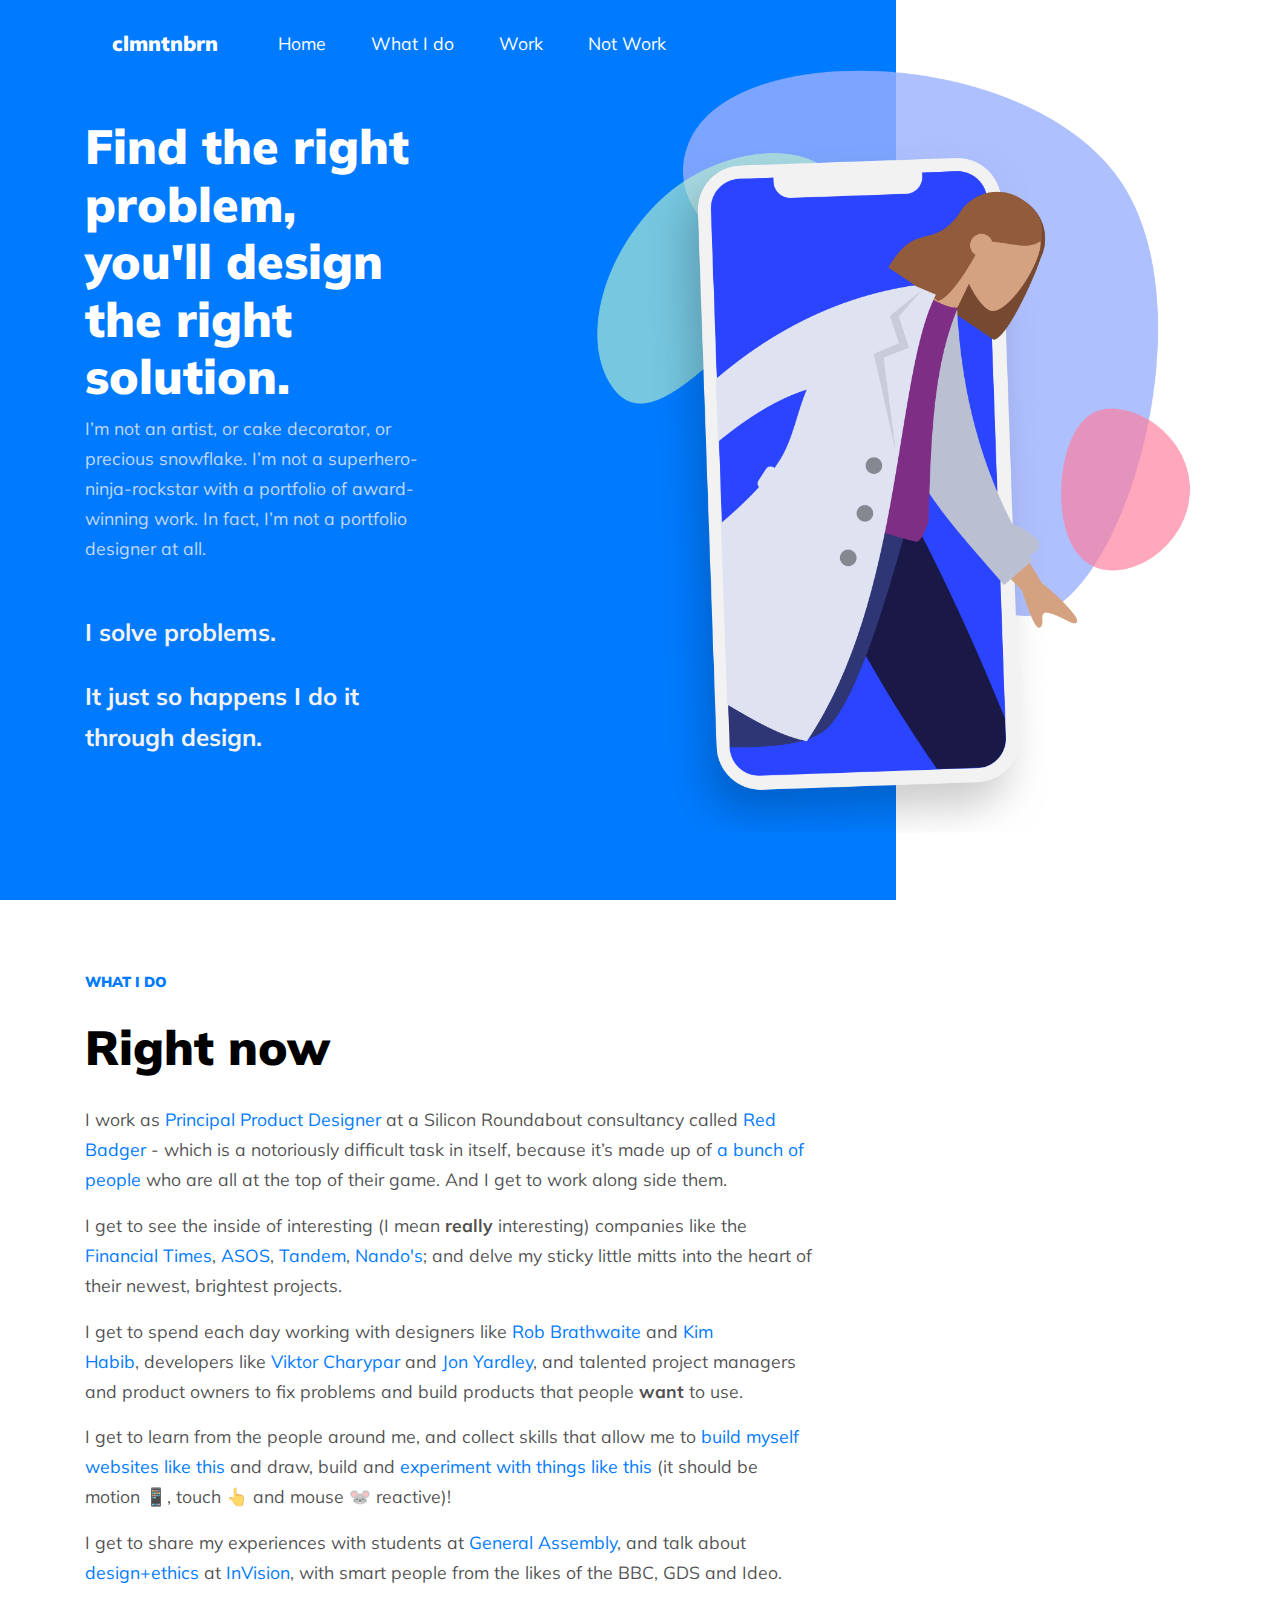
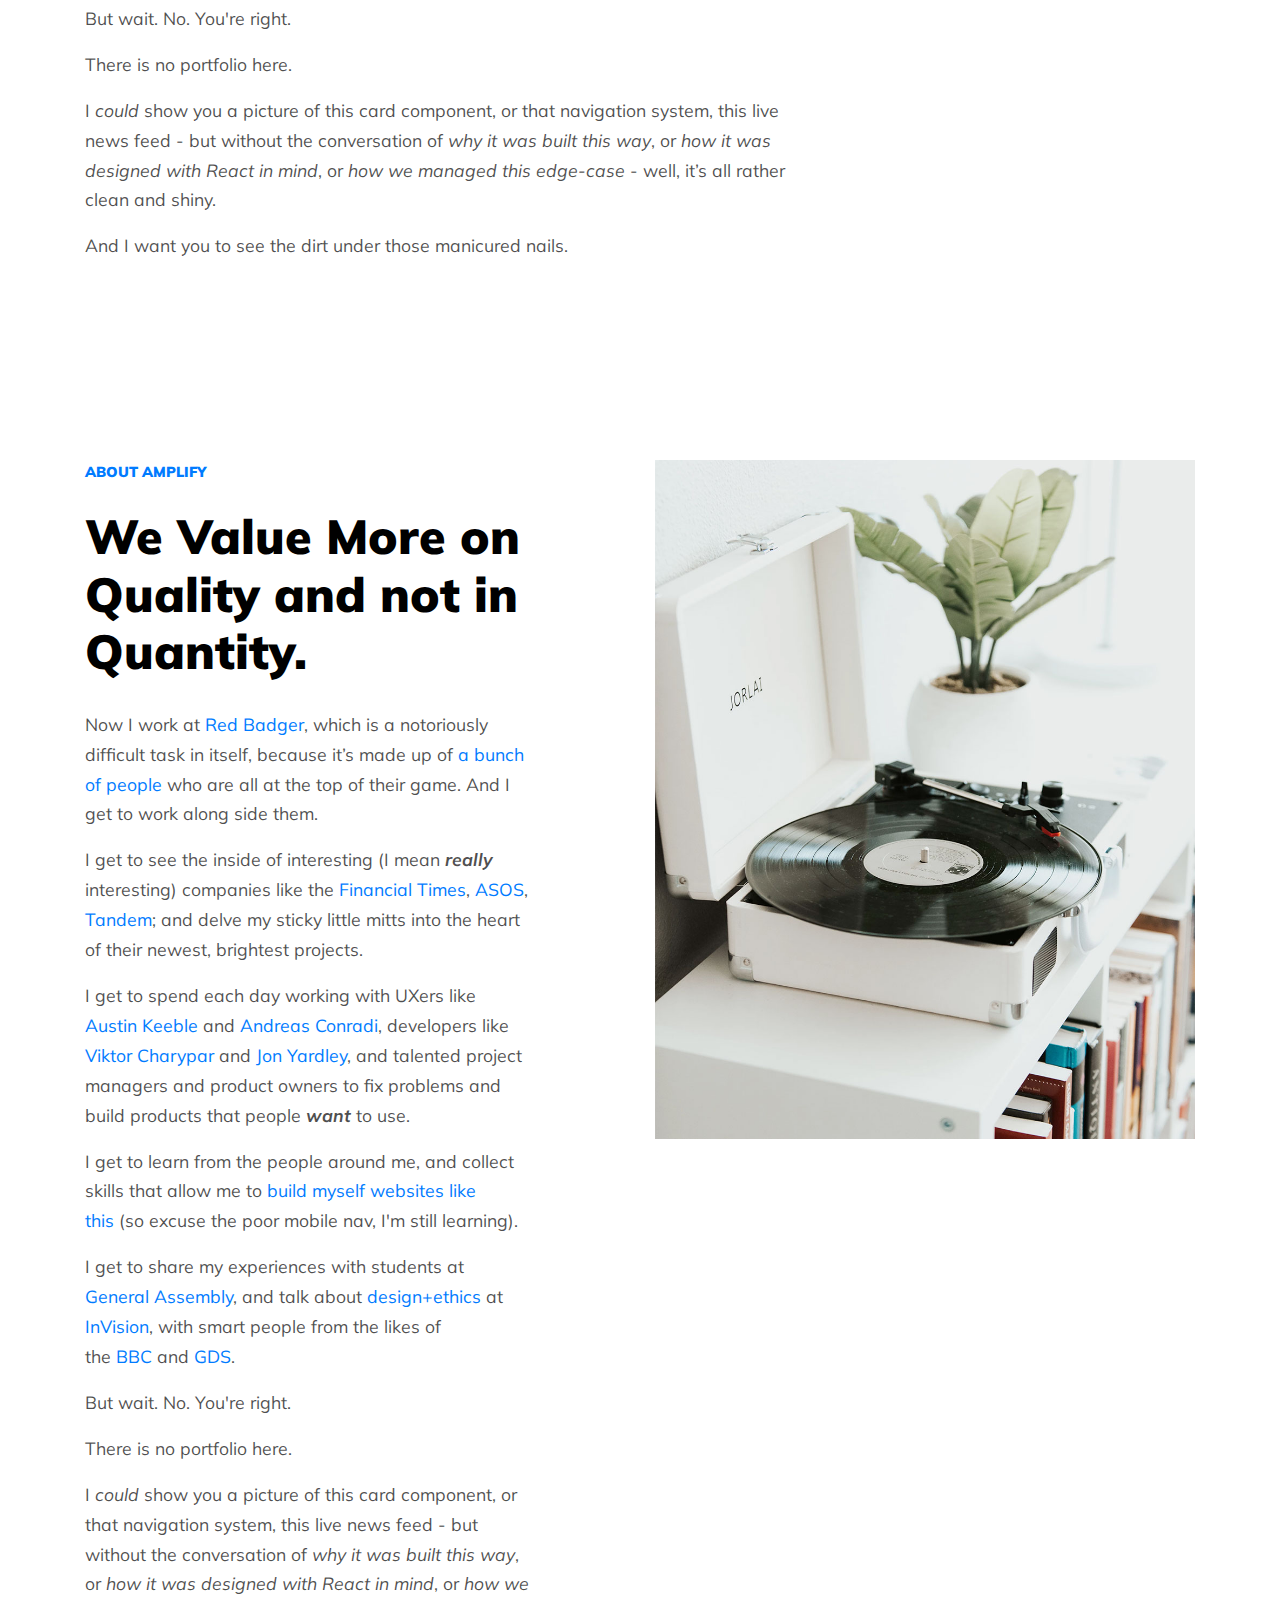
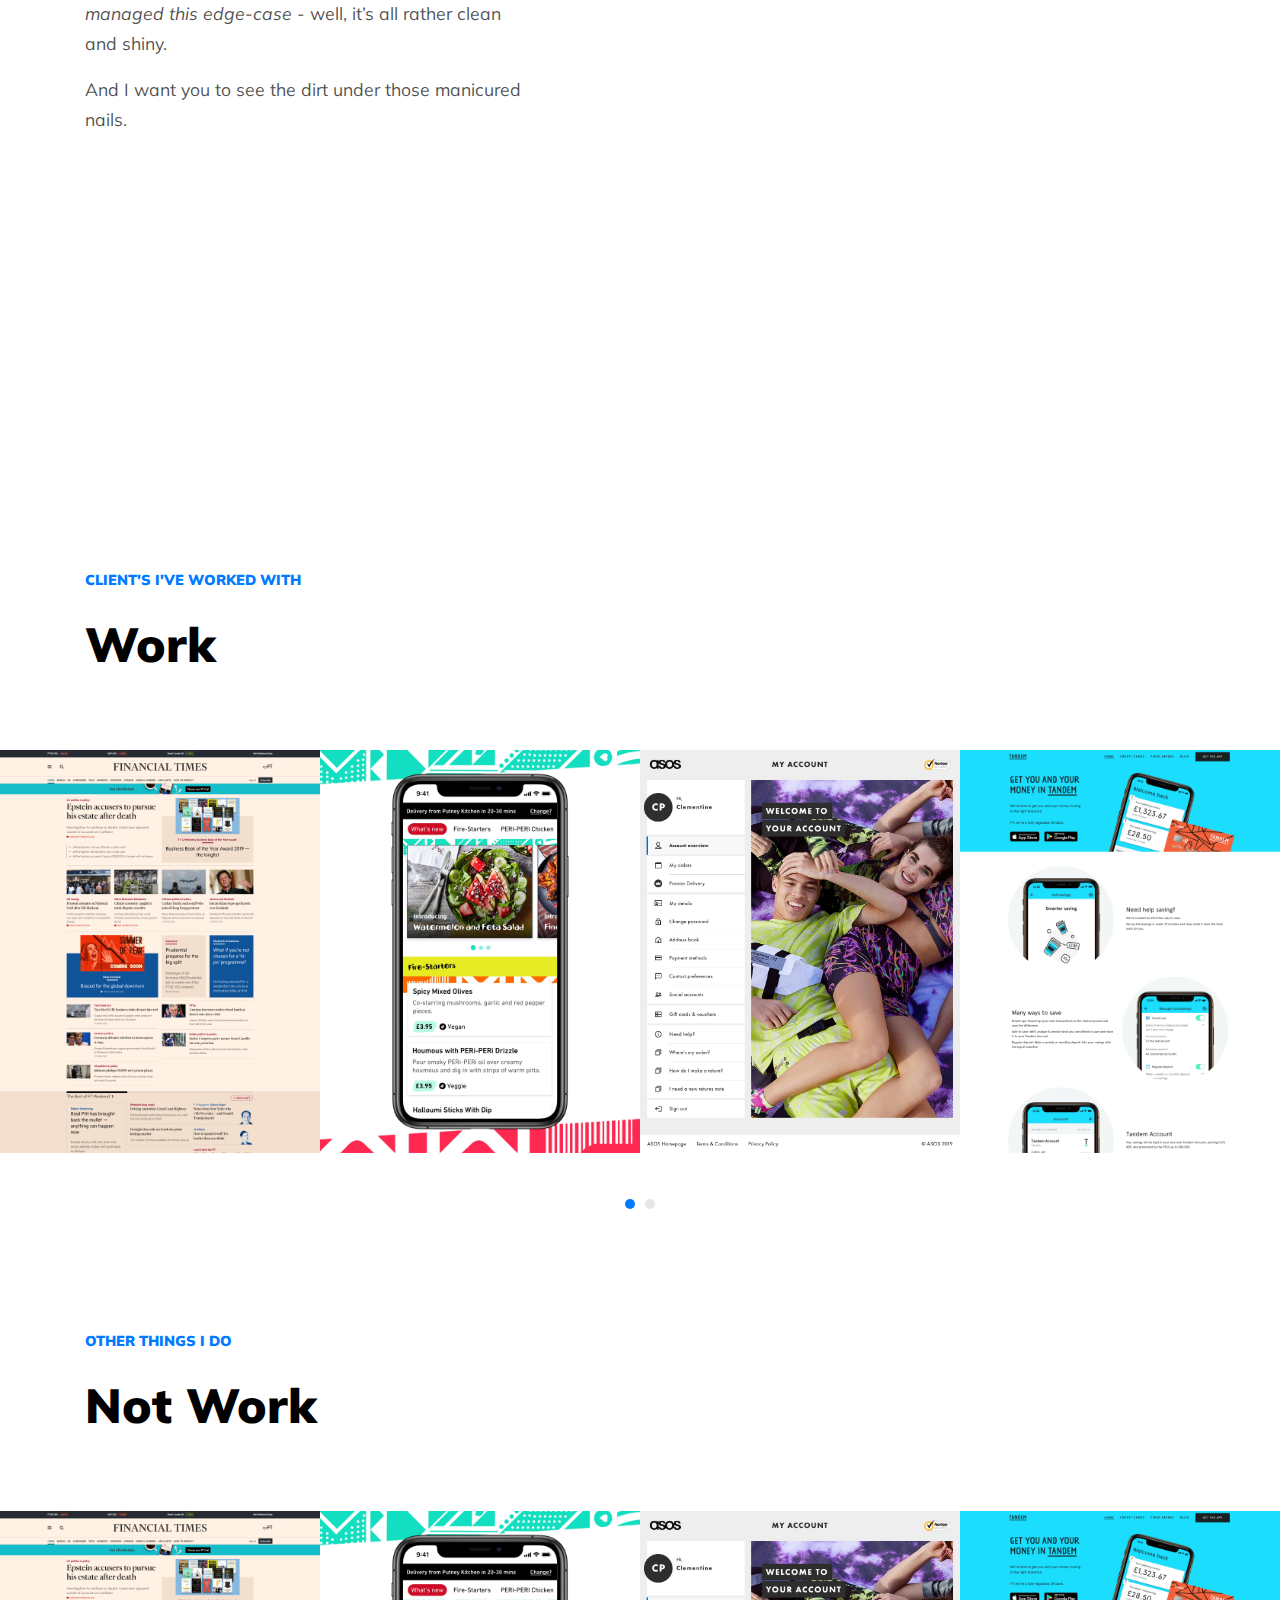
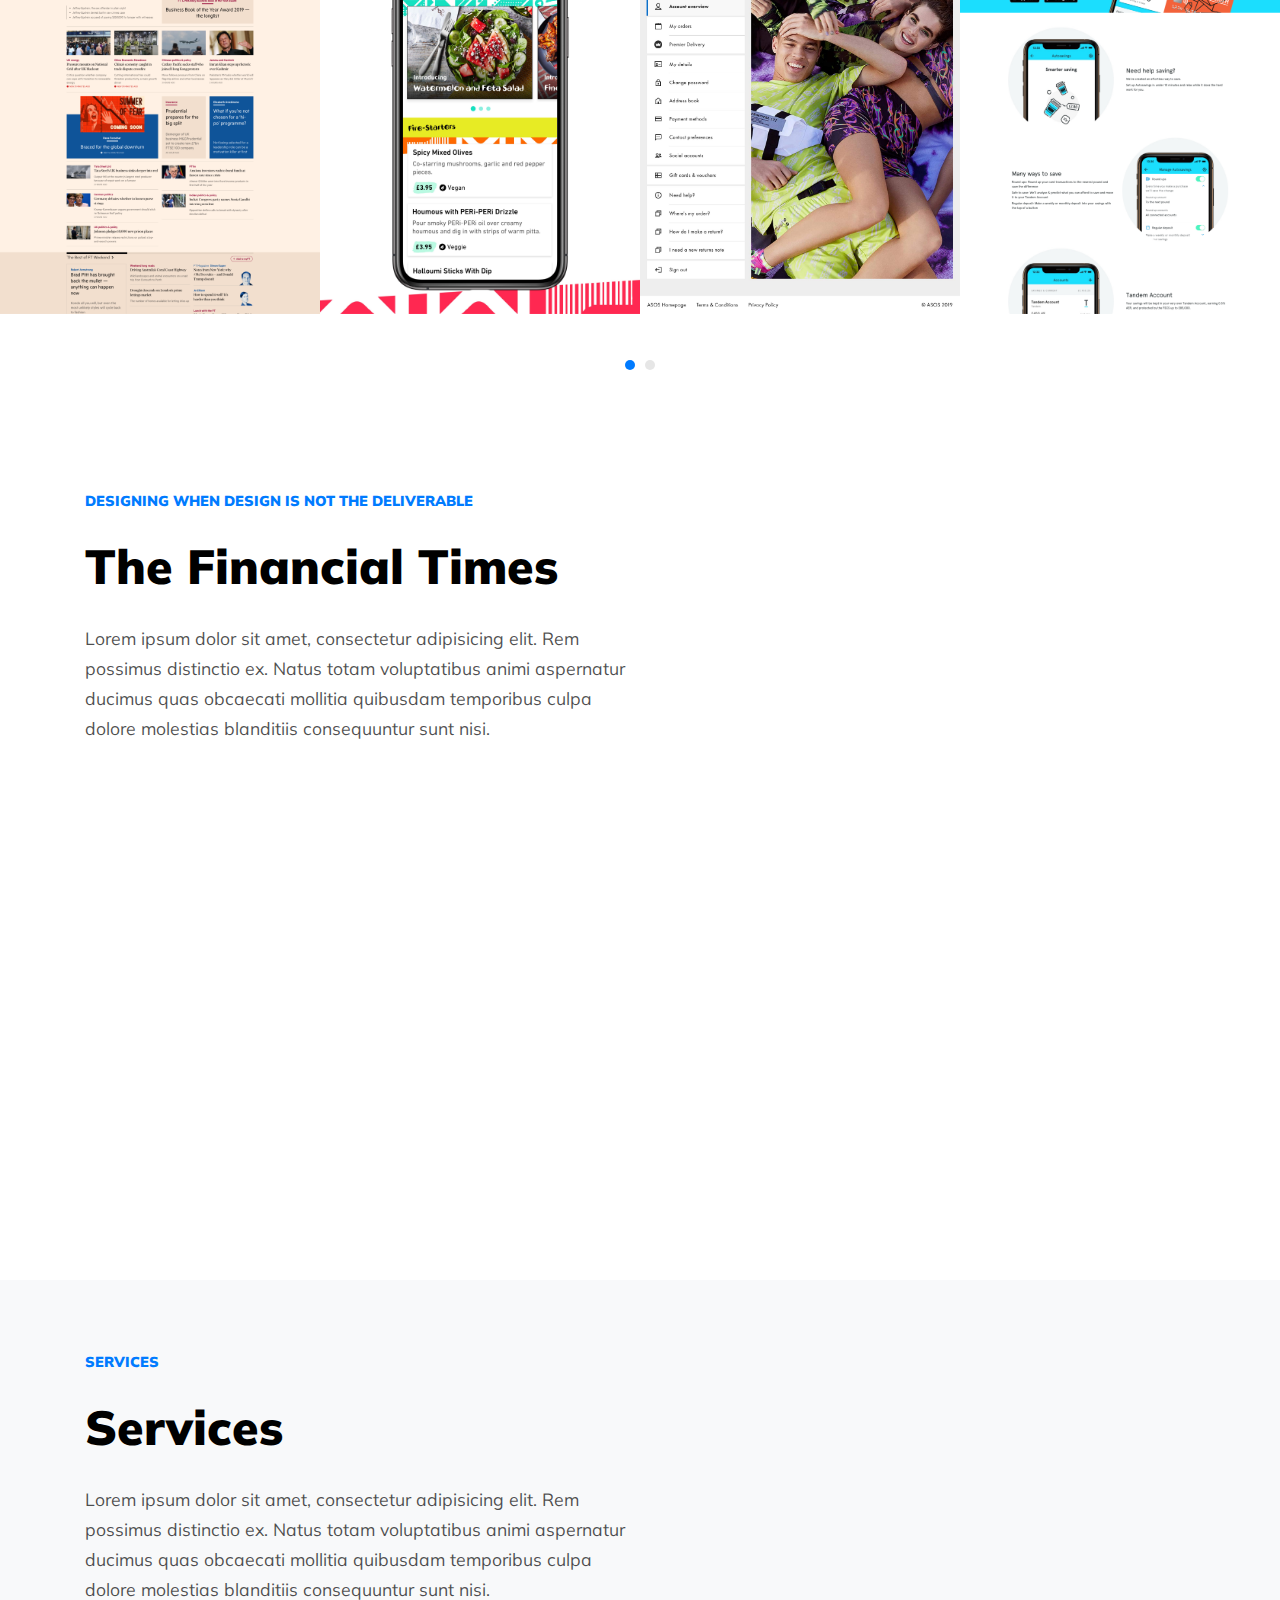
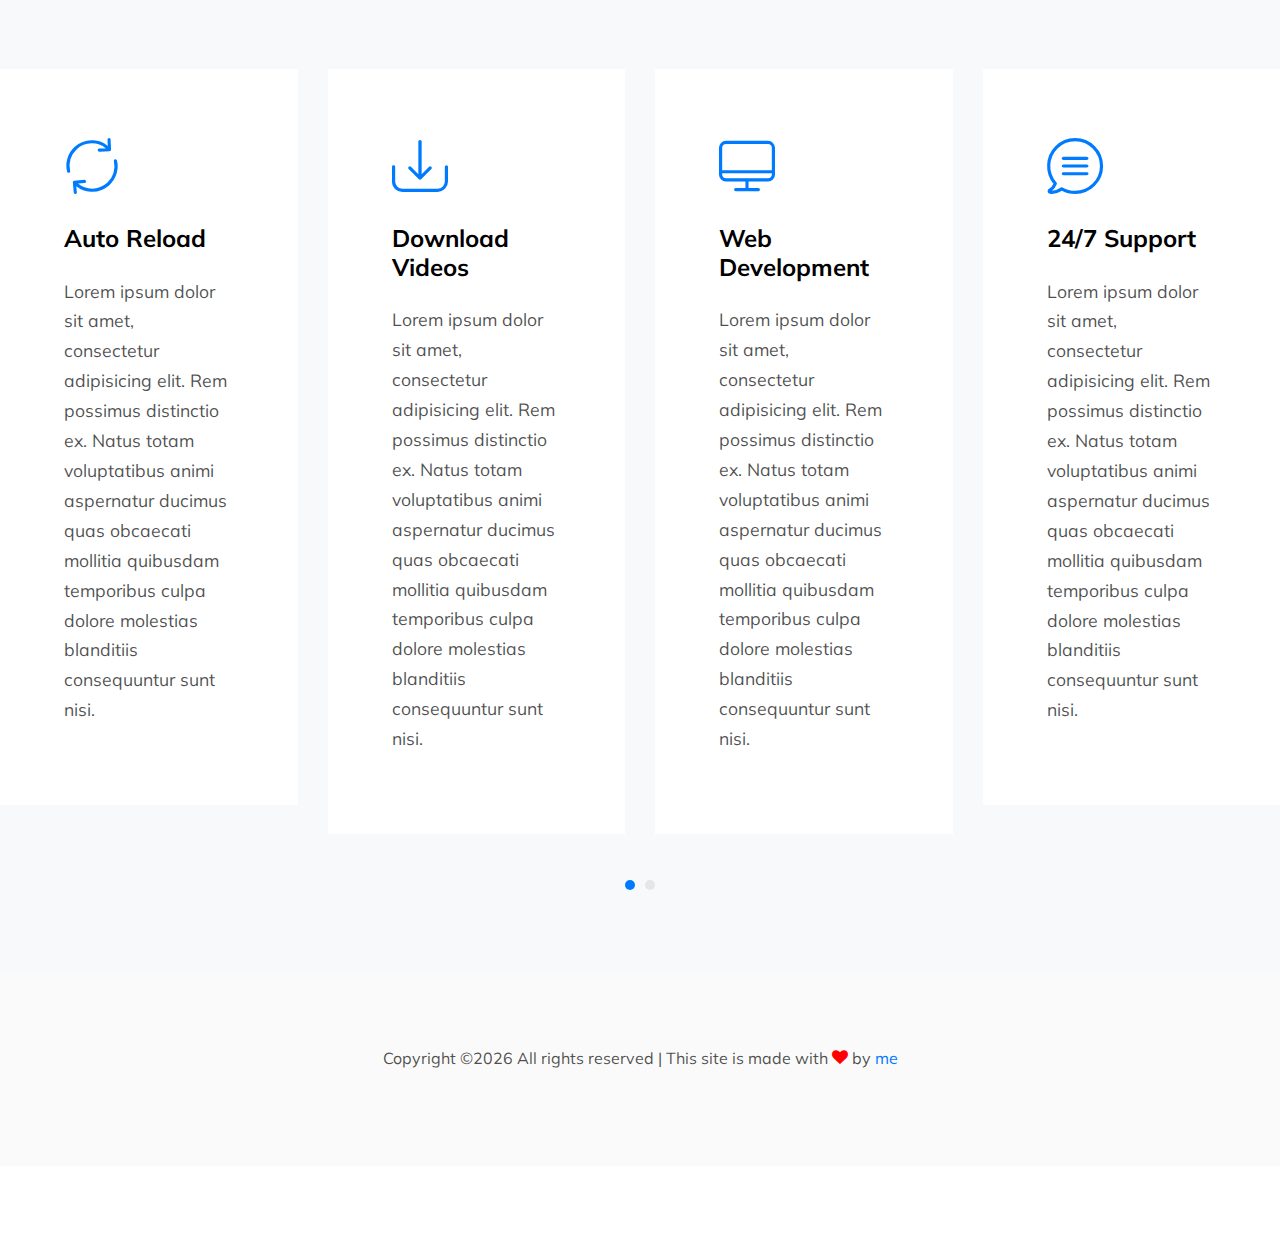
<file: financial-times.html>
<!DOCTYPE html>
<html lang="en">
  <head>
    <title>Clementine Brown &mdash; Principal Product Designer</title>
    <meta charset="utf-8">
    <meta name="viewport" content="width=device-width, initial-scale=1, shrink-to-fit=no">
    
    <link rel="shortcut icon" type="image/png" href="/favicon.png"/>
    <link href="https://fonts.googleapis.com/css?family=Muli:300,400,700,900" rel="stylesheet">
    <link rel="stylesheet" href="fonts/icomoon/style.css">

    <link rel="stylesheet" href="css/bootstrap.min.css">
    <link rel="stylesheet" href="css/jquery-ui.css">
    <link rel="stylesheet" href="css/owl.carousel.min.css">
    <link rel="stylesheet" href="css/owl.theme.default.min.css">
    <link rel="stylesheet" href="css/owl.theme.default.min.css">

    <link rel="stylesheet" href="css/jquery.fancybox.min.css">

    <link rel="stylesheet" href="css/bootstrap-datepicker.css">

    <link rel="stylesheet" href="fonts/flaticon/font/flaticon.css">

    <link rel="stylesheet" href="css/aos.css">

    <link rel="stylesheet" href="css/style.css">
    
  </head>
  <body data-spy="scroll" data-target=".site-navbar-target" data-offset="300">
  
  <div class="site-wrap">

    <div class="site-mobile-menu site-navbar-target">
      <div class="site-mobile-menu-header">
        <div class="site-mobile-menu-close mt-3">
          <span class="icon-close2 js-menu-toggle"></span>
        </div>
      </div>
      <div class="site-mobile-menu-body"></div>
    </div>
   
    
    <header class="site-navbar py-4 js-sticky-header site-navbar-target" role="banner">
      
      <div class="container-fluid">
        <div class="d-flex align-items-center">
          <div class="site-logo"><a href="index.html">clmntnbrn</a></div>
          <div>
            <nav class="site-navigation position-relative text-right" role="navigation">
              <ul class="site-menu main-menu js-clone-nav mr-auto d-none d-lg-block">
                <li><a href="index.html" class="nav-link">Home</a></li>
                <li><a href="#what-i-do-section" class="nav-link">What I do</a></li>
                <li><a href="#work-section" class="nav-link">Work</a></li>
                <li><a href="#notwork-section" class="nav-link">Not Work</a></li>
                <!-- <li><a href="#process-section" class="nav-link">Process</a></li>
                <li><a href="#services-section" class="nav-link">Services</a></li> -->
              </ul>
            </nav>
          </div>
          <div class="ml-auto">
            <!-- <nav class="site-navigation position-relative text-right" role="navigation">
              <ul class="site-menu main-menu site-menu-dark js-clone-nav mr-auto d-none d-lg-block">
                <li class="cta"><a href="#contact-section" class="nav-link"><span class="rounded border border-primary">Contact</span></a></li>
              </ul>
            </nav> -->
            <a href="#" class="d-inline-block d-lg-none site-menu-toggle js-menu-toggle text-black float-right"><span class="icon-menu h3"></span></a>
          </div>
        </div>
      </div>
      
    </header>

    <div class="intro-section" id="home-section">
      <div class="container">
        <div class="row align-items-center">
          <div class="col-lg-4 mr-auto" data-aos="fade-up">
            <h1>Find the right problem, you'll design the right solution.</h1>
            <p class="mb-5">I’m not an artist, or cake decorator, or precious snowflake. I’m not a superhero-ninja-rockstar with a portfolio of award-winning work. In fact, I’m not a portfolio designer at all.</p>
            <p class="sub-title">I solve problems.</p>
            <p class="sub-title">It just so happens I do it through design.</p>
            <!-- <p><a href="#" class="btn btn-outline-light py-3 px-5">Get Started</a></p> -->

          </div>
          <div class="col-lg-2 ml-auto"  data-aos="fade-up" data-aos-delay="100">
            <picture class="img-absolute">
              <source srcset="images/clementine_brown.png" media="(max-width: 600px)">
              <img src="images/clementine_brown.png" alt="Image" class="img-fluid">
              <!-- <p class="small">I <i class="icon-heart icon-heart-lemon" aria-hidden="true"></i> love open source - image made with the <a href="https://www.humaaans.com/" target="_blank">humaaans library</a> by Pablo Stanley</p> -->
            </picture>
          </div>
        </div>
      </div>
    </div>

<!-- TEST -->
    <div class="site-section site-section-end" id="what-i-do-section"">
      <div class="container">
        <div class="row">
          <div class="col-lg-8  mb-5">
              <span class="section-sub-title d-block">What I do</span>
              <h2 class="section-title">Right now</h2>
              <p>I work as <a href="https://red-badger.com/people/clementine-brown" target="_blank"> Principal Product Designer</a> at a Silicon Roundabout consultancy called <a href="http://red-badger.com" target="_blank">Red Badger</a> - which is a notoriously difficult task in itself, because it’s made up of <a href="http://red-badger.com/about-us/people/" target="_blank">a bunch of people</a> who are all at the top of their game. And I get to work along side them.</p>
                <p>I get to see the inside of interesting (I mean <strong>really</strong> interesting) companies like the <a href="http://m.ft.com" target="_blank">Financial Times</a>, <a href="http://www.asos.com" target="_blank">ASOS</a>, <a href="https://tandem.co.uk" target="_blank">Tandem</a>, <a href="https://nandos.co.uk" target="_blank">Nando's</a>; and delve my sticky little mitts into the heart of their newest, brightest projects.</p>
                <p>I get to spend each day working with designers like <a href="https://red-badger.com/people/rob-brathwaite" target="_blank">Rob Brathwaite</a> and <a href="https://red-badger.com/people/kim-habib" target="_blank">Kim Habib</a>, developers like <a href="https://twitter.com/charypar" target="_blank">Viktor Charypar</a> and <a href="https://twitter.com/jonyardley" target="_blank">Jon Yardley</a>, and talented project managers and product owners to fix problems and build products that people <b>want</b> to use.</p>
                <p>I get to learn from the people around me, and collect skills that allow me to <a href="http://heartbreaklaunderette.co.uk" target="_blank">build myself websites like this</a> and draw, build and <a href="http://clmntnbrn.github.io/Jellyfish/" target="_blank">experiment with things like this</a> (it should be motion 📱, touch 👆 and mouse 🐭 reactive)!</p>
                <p>I get to share my experiences with students at <a href="https://generalassemb.ly/instructors/clementine-brown/8763" target="_blank">General Assembly</a>, and talk about <a href="https://nvite.com/DesignPlus/ovl7ed" target="_blank">design+ethics</a> at <a href="http://invisionapp.com" target="_blank">InVision</a>, with smart people from the likes of the BBC, GDS and Ideo.</p>
                <p>But wait. No. You're right.</p>
                <p>There is no portfolio here.</p>
                <p>I <i>could</i> show you a picture of this card component, or that navigation system, this live news feed - but without the conversation of <i>why it was built this way</i>, or <i>how it was designed with React in mind</i>, or <i>how we managed this edge-case</i> - well, it’s all rather clean and shiny.</p>
                <p>And I want you to see the dirt under those manicured nails.</p>
            </div>
        </div>
      </div>
<!-- TEST END -->


    <div class="site-section section-1">
      <div class="container">
        <div class="row">
          <div class="col-lg-5 mr-auto mb-5">

            <div class="mb-5">
              <span class="section-sub-title d-block">About Amplify</span>
              <h2 class="section-title">We Value More on Quality and not in Quantity.</h2>
              <p>Now I work at <a href="http://red-badger.com" target="_blank">Red Badger</a>, which is a notoriously difficult task in itself, because it’s made up of <a href="http://red-badger.com/about-us/people/" target="_blank" rel="noopener">a bunch of people</a> who are all at the top of their game. And I get to work along side them.</p>
                <p>I get to see the inside of interesting (I mean <strong><i>really</i></strong> interesting) companies like the <a href="http://m.ft.com" target="_blank" rel="noopener">Financial Times</a>, <a href="http://www.asos.com" target="_blank" rel="noopener">ASOS</a>, <a href="https://tandem.co.uk" target="_blank" rel="noopener">Tandem</a>; and delve my sticky little mitts into the heart of their newest, brightest projects.</p>
                <p>I get to spend each day working with UXers like <a href="https://twitter.com/AustinKeeble" target="_blank" rel="noopener">Austin Keeble</a> and <a href="https://twitter.com/andreasconradi" target="_blank" rel="noopener">Andreas Conradi</a>, developers like <a href="https://twitter.com/charypar" target="_blank" rel="noopener">Viktor Charypar</a> and <a href="https://twitter.com/jonyardley" target="_blank" rel="noopener">Jon Yardley</a>, and talented project managers and product owners to fix problems and build products that people <b><i>want</i></b> to use.</p>
                <p>I get to learn from the people around me, and collect skills that allow me to <a href="http://heartbreaklaunderette.co.uk" target="_blank" rel="noopener">build myself websites like this</a> (so excuse the poor mobile nav, I'm still learning).</p>
                <p>I get to share my experiences with students at <a href="https://generalassemb.ly/instructors/clementine-brown/8763" target="_blank" rel="noopener">General Assembly</a>, and talk about <a href="https://nvite.com/DesignPlus/ovl7ed" target="_blank" rel="noopener">design+ethics</a> at <a href="http://invisionapp.com" target="_blank" rel="noopener">InVision</a>, with smart people from the likes of the <a href="http://www.bbcworldwide.com/" target="_blank" rel="noopener">BBC</a> and <a href="https://gds.blog.gov.uk/about/" target="_blank" rel="noopener">GDS</a>.</p>
                <p>But wait. No. You're right.</p>
                <p>There is no portfolio here.</p>
                <p>I <i>could</i> show you a picture of this card component, or that navigation system, this live news feed - but without the conversation of <i>why it was built this way</i>, or <i>how it was designed with React in mind</i>, or <i>how we managed this edge-case</i> - well, it’s all rather clean and shiny.</p>
                <p>And I want you to see the dirt under those manicured nails.</p>
            </div>

            <div class="row">
              <div class="col-lg-6">
                
                <div class="counter d-flex align-items-start mb-5" data-aos="fade-up" data-aos-delay="">
                  <div class="icon-wrap"><span class="flaticon-reload text-primary"></span></div>
                  <div class="counter-text">
                    <strong>260</strong>
                    <span>Fast Loading</span>
                  </div>
                </div>

                <div class="counter d-flex align-items-start" data-aos="fade-up" data-aos-delay="100">
                  <div class="icon-wrap"><span class="flaticon-download text-primary"></span></div>
                  <div class="counter-text">
                    <strong>2,500</strong>
                    <span>No. of Downloads </span>
                  </div>
                </div>

              </div>
              <div class="col-lg-6">
                
                <div class="counter d-flex align-items-start mb-5" data-aos="fade-up" data-aos-delay="200">
                  <div class="icon-wrap"><span class="flaticon-monitor text-primary"></span></div>
                  <div class="counter-text">
                    <strong>87</strong>
                    <span>Number of Person</span>
                  </div>
                </div>

                <div class="counter d-flex align-items-start" data-aos="fade-up" data-aos-delay="300">
                  <div class="icon-wrap"><span class="flaticon-chat text-primary"></span></div>
                  <div class="counter-text">
                    <strong>920</strong>
                    <span>Chat Room</span>
                  </div>
                </div>

              </div>
            </div>
          </div>

          <div class="col-lg-6">
            <div class="image-absolute-box" >
              <div class="box" data-aos="fade-up">
                <div class="icon-wrap"><span class="flaticon-vector"></span></div>
                <h3>Creativity is the key</h3>
                <p>Lorem ipsum dolor sit amet, consectetur adipisicing elit. Obcaecati commodi aspernatur eum eius inventore facilis.</p>
              </div>
              <img src="images/about_1.jpg" alt="Image" class="img-fluid">
            </div>
          </div>
        </div>
      </div>

    </div> 

    <div class="site-section section-2 work-section-cb" id="work-section">
      <div class="container">
        <div class="row">
          <div class="col-lg-6 mb-5">
            <span class="section-sub-title d-block">Client's I've worked with</span>
            <h2 class="section-title">Work</h2>
            <!-- <p>Lorem ipsum dolor sit amet, consectetur adipisicing elit. Rem possimus distinctio ex. Natus totam voluptatibus animi aspernatur ducimus quas obcaecati mollitia quibusdam temporibus culpa dolore molestias blanditiis consequuntur sunt nisi.</p> -->
          </div>
        </div>

      </div>

      <div class="owl-carousel nonloop-block-13">

          <a class="work-thumb" href="images/ft_homepage.png" data-fancybox="gallery">
            <div class="work-text">
              <h3>Financial Times</h3>
              <span class="category">Adaptive redesign of a (very) old static site <br> for a media giant</span>
              <!-- <h4>My role</h4>
              <span class="role">Lead designer for the Homepage stream</span> -->
            </div>
            <img src="images/ft_homepage.png" alt="Image" class="img-fluid">
          </a> 

          <a class="work-thumb" href="images/nandos_app_order_menu.jpg" data-fancybox="gallery">
            <div class="work-text">
              <h3>Nando's</h3>
              <span class="category">Design and build of the order journey in <br>Nando's app</span>
              <!-- <h4>My role</h4>
              <span class="role">Principal designer, responsible for <br>flexible, scalabe design system and style guide</span> -->
            </div>
            <img src="images/nandos_app_order_menu.jpg" alt="Image" class="img-fluid">
          </a> 

          <a class="work-thumb" href="images/asos_my_account.png"  data-fancybox="gallery">
            <div class="work-text">
              <h3>Asos</h3>
              <span class="category">Responsive redesign of the My Account section</span>
            </div>
            <img src="images/asos_my_account.png" alt="Image" class="img-fluid">
          </a>

          <a class="work-thumb" href="images/tandem_app.png"  data-fancybox="gallery">
            <div class="work-text">
              <h3>Tandem bank</h3>
              <span class="category">Discovery phase for an in-app offering</span>
            </div>
            <img src="images/tandem_app.png" alt="Image" class="img-fluid">
          </a>

          <a class="work-thumb" href="images/pride_london.png"  data-fancybox="gallery">
            <div class="work-text">
              <h3>Pride London</h3>
              <span class="category">Full redesign and replatform for the festival app</span>
            </div>
            <img src="images/pride_london.png" alt="Image" class="img-fluid">
          </a>

          <!-- <a class="work-thumb" href="images/asos_my_account.png"  data-fancybox="gallery">
            <div class="work-text">
              <h3>Work Name Here</h3>
              <span class="category">Design</span>
            </div>
            <img src="images/asos_my_account.png" alt="Image" class="img-fluid">
          </a> -->
      </div>

    </div>

    <!-- END WORK SECTION -->

    <!-- START NOTWORK SECTION -->

    <div class="site-section section-2 work-section-cb" id="notwork-section">
      <div class="container">
        <div class="row">
          <div class="col-lg-6 mb-5">
            <span class="section-sub-title d-block">Other things I do</span>
            <h2 class="section-title">Not Work</h2>
            <!-- <p>Lorem ipsum dolor sit amet, consectetur adipisicing elit. Rem possimus distinctio ex. Natus totam voluptatibus animi aspernatur ducimus quas obcaecati mollitia quibusdam temporibus culpa dolore molestias blanditiis consequuntur sunt nisi.</p> -->
          </div>
        </div>

      </div>

      <div class="owl-carousel nonloop-block-13">

          <a class="work-thumb" href="images/ft_homepage.png" data-fancybox="gallery">
            <div class="work-text">
              <h3>Financial Times</h3>
              <span class="category">Adaptive redesign of a (very) old static site <br> for a media giant</span>
              <!-- <h4>My role</h4>
              <span class="role">Lead designer for the Homepage stream</span> -->
            </div>
            <img src="images/ft_homepage.png" alt="Image" class="img-fluid">
          </a> 

          <a class="work-thumb" href="images/nandos_app_order_menu.jpg" data-fancybox="gallery">
            <div class="work-text">
              <h3>Nando's</h3>
              <span class="category">Design and build of the order journey in <br>Nando's app</span>
              <!-- <h4>My role</h4>
              <span class="role">Principal designer, responsible for <br>flexible, scalabe design system and style guide</span> -->
            </div>
            <img src="images/nandos_app_order_menu.jpg" alt="Image" class="img-fluid">
          </a> 

          <a class="work-thumb" href="images/asos_my_account.png"  data-fancybox="gallery">
            <div class="work-text">
              <h3>Asos</h3>
              <span class="category">Responsive redesign of the My Account section</span>
            </div>
            <img src="images/asos_my_account.png" alt="Image" class="img-fluid">
          </a>

          <a class="work-thumb" href="images/tandem_app.png"  data-fancybox="gallery">
            <div class="work-text">
              <h3>Tandem bank</h3>
              <span class="category">Discovery phase for an in-app offering</span>
            </div>
            <img src="images/tandem_app.png" alt="Image" class="img-fluid">
          </a>

          <a class="work-thumb" href="images/pride_london.png"  data-fancybox="gallery">
            <div class="work-text">
              <h3>Pride London</h3>
              <span class="category">Full redesign and replatform for the festival app</span>
            </div>
            <img src="images/pride_london.png" alt="Image" class="img-fluid">
          </a>

          <!-- <a class="work-thumb" href="images/asos_my_account.png"  data-fancybox="gallery">
            <div class="work-text">
              <h3>Work Name Here</h3>
              <span class="category">Design</span>
            </div>
            <img src="images/asos_my_account.png" alt="Image" class="img-fluid">
          </a> -->
      </div>

    </div>

    <!-- END NOT WORK SECTION -->

    <div class="site-section section-2" id="process-section" >
      <div class="container">
        <div class="row">
          <div class="col-lg-6 mb-5">
            <span class="section-sub-title d-block">Designing when design is not the deliverable</span>
            <h2 class="section-title">The Financial Times</h2>
            <p>Lorem ipsum dolor sit amet, consectetur adipisicing elit. Rem possimus distinctio ex. Natus totam voluptatibus animi aspernatur ducimus quas obcaecati mollitia quibusdam temporibus culpa dolore molestias blanditiis consequuntur sunt nisi.</p>
          </div>
        </div>
        <div class="row">
          <div class="col-lg-4" data-aos="fade-up" data-aos-delay="">
            <div class="process p-3">
              <span class="number">01</span>
              <div>
                <span class="flaticon-glasses display-4 text-primary mb-4 d-inline-block"></span>
                <h3>Problem</h3>
                <p>Lorem ipsum dolor sit amet, consectetur adipisicing elit. Rem possimus distinctio ex. Natus totam voluptatibus animi aspernatur ducimus quas obcaecati mollitia quibusdam temporibus culpa dolore molestias blanditiis consequuntur sunt nisi.</p>
              </div>

            </div>
          </div>
          <div class="col-lg-4" data-aos="fade-up" data-aos-delay="100">
            <div class="process p-3">
              <span class="number">02</span>
              <div>
                <span class="flaticon-vector display-4 text-primary mb-4 d-inline-block"></span>
                <h3>Action</h3>
                <p>Lorem ipsum dolor sit amet, consectetur adipisicing elit. Rem possimus distinctio ex. Natus totam voluptatibus animi aspernatur ducimus quas obcaecati mollitia quibusdam temporibus culpa dolore molestias blanditiis consequuntur sunt nisi.</p>
              </div>

            </div>
          </div>
          <div class="col-lg-4" data-aos="fade-up" data-aos-delay="200">
            <div class="process p-3">
              <span class="number">03</span>
              <div>
                <span class="flaticon-monitor display-4 text-primary mb-4 d-inline-block"></span>
                <h3>Result</h3>
                <p>Lorem ipsum dolor sit amet, consectetur adipisicing elit. Rem possimus distinctio ex. Natus totam voluptatibus animi aspernatur ducimus quas obcaecati mollitia quibusdam temporibus culpa dolore molestias blanditiis consequuntur sunt nisi.</p>
              </div>

            </div>
          </div>
        </div>
      </div>
    </div>


    <div class="site-section bg-light" id="services-section">
      <div class="container">
        <div class="row">
          <div class="col-lg-6 mb-5">
            <span class="section-sub-title d-block">Services</span>
            <h2 class="section-title">Services</h2>
            <p>Lorem ipsum dolor sit amet, consectetur adipisicing elit. Rem possimus distinctio ex. Natus totam voluptatibus animi aspernatur ducimus quas obcaecati mollitia quibusdam temporibus culpa dolore molestias blanditiis consequuntur sunt nisi.</p>
          </div>
        </div>

      </div>
        
      <div class="owl-carousel nonloop-block-14">
        
        <div class="service">
          <div>
            <span class="flaticon-reload display-4 text-primary mb-4 d-inline-block"></span>
            <h3>Auto Reload</h3>
            <p>Lorem ipsum dolor sit amet, consectetur adipisicing elit. Rem possimus distinctio ex. Natus totam voluptatibus animi aspernatur ducimus quas obcaecati mollitia quibusdam temporibus culpa dolore molestias blanditiis consequuntur sunt nisi.</p>
          </div>
        </div>


        <div class="service">
          <div>
            <span class="flaticon-download display-4 text-primary mb-4 d-inline-block"></span>
            <h3>Download Videos</h3>
            <p>Lorem ipsum dolor sit amet, consectetur adipisicing elit. Rem possimus distinctio ex. Natus totam voluptatibus animi aspernatur ducimus quas obcaecati mollitia quibusdam temporibus culpa dolore molestias blanditiis consequuntur sunt nisi.</p>
          </div>
        </div>

        <div class="service">
          <div>
            <span class="flaticon-monitor display-4 text-primary mb-4 d-inline-block"></span>
            <h3>Web Development</h3>
            <p>Lorem ipsum dolor sit amet, consectetur adipisicing elit. Rem possimus distinctio ex. Natus totam voluptatibus animi aspernatur ducimus quas obcaecati mollitia quibusdam temporibus culpa dolore molestias blanditiis consequuntur sunt nisi.</p>
          </div>
        </div>

        <div class="service">
          <div>
            <span class="flaticon-chat display-4 text-primary mb-4 d-inline-block"></span>
            <h3>24/7 Support</h3>
            <p>Lorem ipsum dolor sit amet, consectetur adipisicing elit. Rem possimus distinctio ex. Natus totam voluptatibus animi aspernatur ducimus quas obcaecati mollitia quibusdam temporibus culpa dolore molestias blanditiis consequuntur sunt nisi.</p>
          </div>
        </div>

        <div class="service">
          <div>
            <span class="flaticon-glasses display-4 text-primary mb-4 d-inline-block"></span>
            <h3>Research</h3>
            <p>Lorem ipsum dolor sit amet, consectetur adipisicing elit. Rem possimus distinctio ex. Natus totam voluptatibus animi aspernatur ducimus quas obcaecati mollitia quibusdam temporibus culpa dolore molestias blanditiis consequuntur sunt nisi.</p>
          </div>
        </div>

        <div class="service">
          <div>
            <span class="flaticon-vector display-4 text-primary mb-4 d-inline-block"></span>
            <h3>Creative Design</h3>
            <p>Lorem ipsum dolor sit amet, consectetur adipisicing elit. Rem possimus distinctio ex. Natus totam voluptatibus animi aspernatur ducimus quas obcaecati mollitia quibusdam temporibus culpa dolore molestias blanditiis consequuntur sunt nisi.</p>
          </div>
        </div>



      </div>

    </div>


    <!-- <div class="site-section" id="contact-section">
      <div class="container">

        <div class="row justify-content-center">
          <div class="col-md-7">


            
            <h2 class="section-title mb-3">Message Us</h2>
            <p class="mb-5">Natus totam voluptatibus animi aspernatur ducimus quas obcaecati mollitia quibusdam temporibus culpa dolore molestias blanditiis consequuntur sunt nisi.</p>
          
            <form method="post" data-aos="fade">
              <div class="form-group row">
                <div class="col-md-6 mb-3 mb-lg-0">
                  <input type="text" class="form-control" placeholder="First name">
                </div>
                <div class="col-md-6">
                  <input type="text" class="form-control" placeholder="Last name">
                </div>
              </div>

              <div class="form-group row">
                <div class="col-md-12">
                  <input type="text" class="form-control" placeholder="Subject">
                </div>
              </div>

              <div class="form-group row">
                <div class="col-md-12">
                  <input type="email" class="form-control" placeholder="Email">
                </div>
              </div>
              <div class="form-group row">
                <div class="col-md-12">
                  <textarea class="form-control" id="" cols="30" rows="10" placeholder="Write your message here."></textarea>
                </div>
              </div>

              <div class="form-group row">
                <div class="col-md-6">
                  
                  <input type="submit" class="btn btn-primary py-3 px-5 btn-block" value="Send Message">
                </div>
              </div>

            </form>
          </div>
        </div>
      </div>
    </div> -->

  
     
    <footer class="footer-section text-center">  
      <div class="row">
        <div class="col-md-12">
          <div>
            <p>
              <!-- Link back to Colorlib can't be removed. Template is licensed under CC BY 3.0. -->
              Copyright &copy;<script>document.write(new Date().getFullYear());</script> All rights reserved | This site is made with <i class="icon-heart" aria-hidden="true"></i> by <a href="#home-section" class="mr-auto">me</a>
              <!-- Link back to Colorlib can't be removed. Template is licensed under CC BY 3.0. -->
            </p>
            <p class="footer-invis">
              <!-- Link back to Colorlib can't be removed. Template is licensed under CC BY 3.0. -->
              Copyright &copy;<script>document.write(new Date().getFullYear());</script> All rights reserved | This template is made with love by <a href="https://colorlib.com" target="_blank" >Colorlib</a>
              <!-- Link back to Colorlib can't be removed. Template is licensed under CC BY 3.0. -->
            </p>
          </div>
        </div>
      </div>
    </footer>

  
    
  </div> <!-- .site-wrap -->

  <script src="js/jquery-3.3.1.min.js"></script>
  <script src="js/jquery-migrate-3.0.1.min.js"></script>
  <script src="js/jquery-ui.js"></script>
  <script src="js/popper.min.js"></script>
  <script src="js/bootstrap.min.js"></script>
  <script src="js/owl.carousel.min.js"></script>
  <script src="js/jquery.stellar.min.js"></script>
  <script src="js/jquery.countdown.min.js"></script>
  <script src="js/bootstrap-datepicker.min.js"></script>
  <script src="js/jquery.easing.1.3.js"></script>
  <script src="js/aos.js"></script>
  <script src="js/jquery.fancybox.min.js"></script>
  <script src="js/jquery.sticky.js"></script>

  
  <script src="js/main.js"></script>
    
  </body>
</html>
</file>
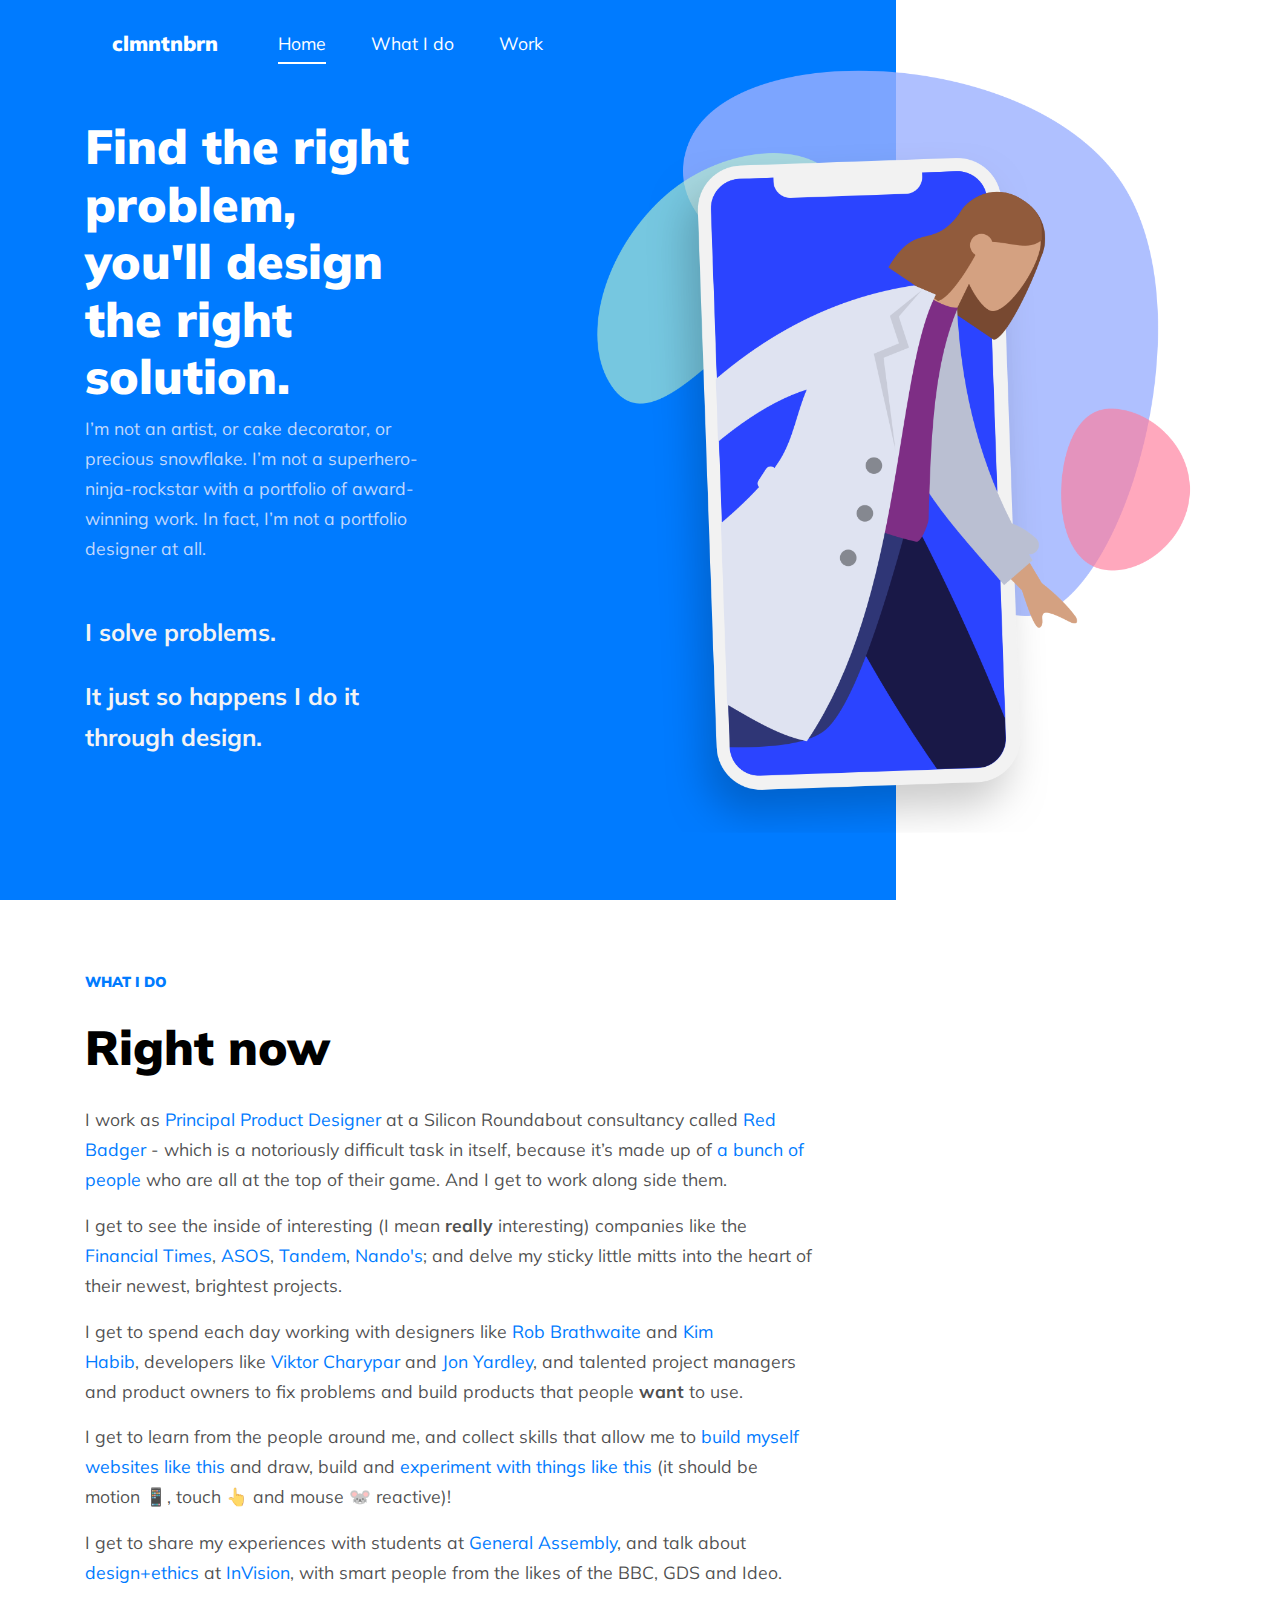
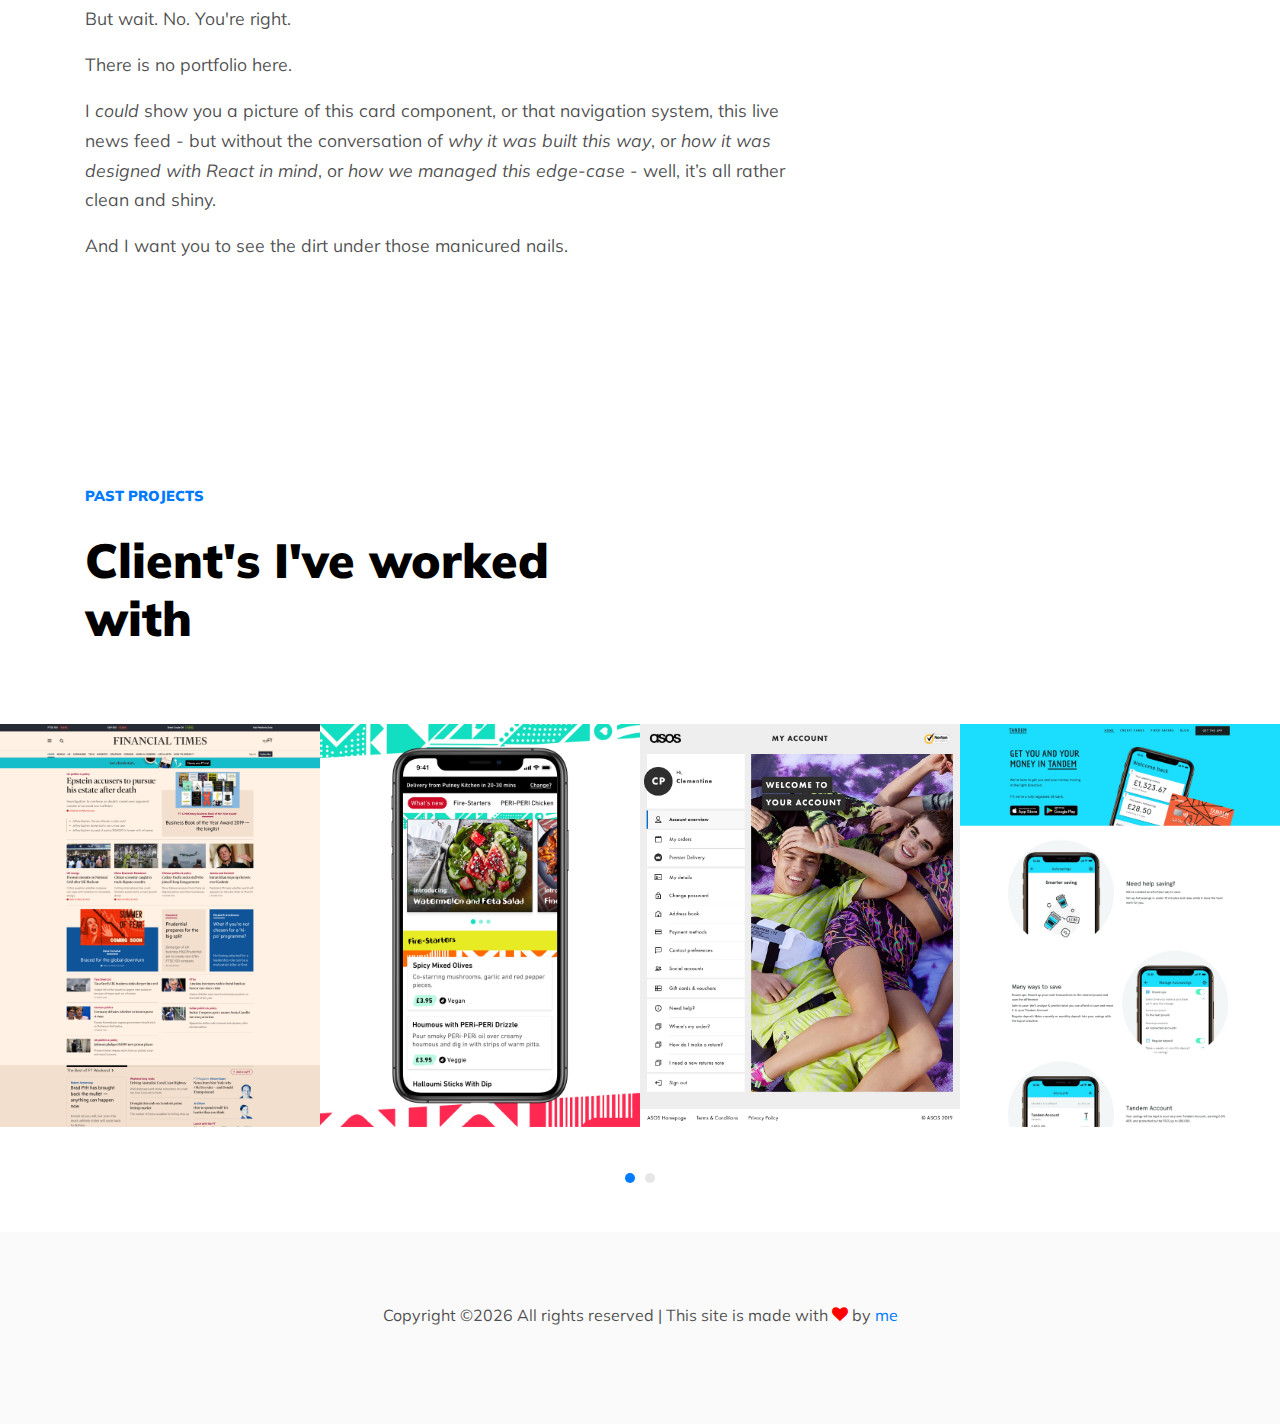
<file: index-v1.html>
<!DOCTYPE html>
<html lang="en">
  <head>
    <title>Clementine Brown &mdash; Principal Product Designer</title>
    <meta charset="utf-8">
    <meta name="viewport" content="width=device-width, initial-scale=1, shrink-to-fit=no">
    
    <link rel="shortcut icon" type="image/png" href="/favicon.png"/>
    <link href="https://fonts.googleapis.com/css?family=Muli:300,400,700,900" rel="stylesheet">
    <link rel="stylesheet" href="fonts/icomoon/style.css">

    <link rel="stylesheet" href="css/bootstrap.min.css">
    <link rel="stylesheet" href="css/jquery-ui.css">
    <link rel="stylesheet" href="css/owl.carousel.min.css">
    <link rel="stylesheet" href="css/owl.theme.default.min.css">
    <link rel="stylesheet" href="css/owl.theme.default.min.css">

    <link rel="stylesheet" href="css/jquery.fancybox.min.css">

    <link rel="stylesheet" href="css/bootstrap-datepicker.css">

    <link rel="stylesheet" href="fonts/flaticon/font/flaticon.css">

    <link rel="stylesheet" href="css/aos.css">

    <link rel="stylesheet" href="css/style.css">
    
  </head>
  <body data-spy="scroll" data-target=".site-navbar-target" data-offset="300">
  
  <div class="site-wrap">

    <div class="site-mobile-menu site-navbar-target">
      <div class="site-mobile-menu-header">
        <div class="site-mobile-menu-close mt-3">
          <span class="icon-close2 js-menu-toggle"></span>
        </div>
      </div>
      <div class="site-mobile-menu-body"></div>
    </div>
   
    
    <header class="site-navbar py-4 js-sticky-header site-navbar-target" role="banner">
      
      <div class="container-fluid">
        <div class="d-flex align-items-center">
          <div class="site-logo"><a href="index.html">clmntnbrn</a></div>
          <div>
            <nav class="site-navigation position-relative text-right" role="navigation">
              <ul class="site-menu main-menu js-clone-nav mr-auto d-none d-lg-block">
                <li><a href="#home-section" class="nav-link">Home</a></li>
                <li><a href="#what-i-do-section" class="nav-link">What I do</a></li>
                <li><a href="#work-section" class="nav-link">Work</a></li>
                <!-- <li><a href="#process-section" class="nav-link">Process</a></li>
                <li><a href="#services-section" class="nav-link">Services</a></li> -->
              </ul>
            </nav>
          </div>
          <div class="ml-auto">
            <!-- <nav class="site-navigation position-relative text-right" role="navigation">
              <ul class="site-menu main-menu site-menu-dark js-clone-nav mr-auto d-none d-lg-block">
                <li class="cta"><a href="#contact-section" class="nav-link"><span class="rounded border border-primary">Contact</span></a></li>
              </ul>
            </nav> -->
            <a href="#" class="d-inline-block d-lg-none site-menu-toggle js-menu-toggle text-black float-right"><span class="icon-menu h3"></span></a>
          </div>
        </div>
      </div>
      
    </header>

    <div class="intro-section" id="home-section">
      <div class="container">
        <div class="row align-items-center">
          <div class="col-lg-4 mr-auto" data-aos="fade-up">
            <h1>Find the right problem, you'll design the right solution.</h1>
            <p class="mb-5">I’m not an artist, or cake decorator, or precious snowflake. I’m not a superhero-ninja-rockstar with a portfolio of award-winning work. In fact, I’m not a portfolio designer at all.</p>
            <p class="sub-title">I solve problems.</p>
            <p class="sub-title">It just so happens I do it through design.</p>
            <!-- <p><a href="#" class="btn btn-outline-light py-3 px-5">Get Started</a></p> -->

          </div>
          <div class="col-lg-2 ml-auto"  data-aos="fade-up" data-aos-delay="100">
            <picture class="img-absolute">
              <source srcset="images/clementine_brown.png" media="(max-width: 600px)">
              <img src="images/clementine_brown.png" alt="Image" class="img-fluid">
              <!-- <p class="small">I <i class="icon-heart icon-heart-lemon" aria-hidden="true"></i> love open source - image made with the <a href="https://www.humaaans.com/" target="_blank">humaaans library</a> by Pablo Stanley</p> -->
            </picture>
          </div>
        </div>
      </div>
    </div>

<!-- TEST -->
    <div class="site-section site-section-end" id="what-i-do-section"">
      <div class="container">
        <div class="row">
          <div class="col-lg-8  mb-5">
              <span class="section-sub-title d-block">What I do</span>
              <h2 class="section-title">Right now</h2>
              <p>I work as <a href="https://red-badger.com/people/clementine-brown" target="_blank"> Principal Product Designer</a> at a Silicon Roundabout consultancy called <a href="http://red-badger.com" target="_blank">Red Badger</a> - which is a notoriously difficult task in itself, because it’s made up of <a href="http://red-badger.com/about-us/people/" target="_blank">a bunch of people</a> who are all at the top of their game. And I get to work along side them.</p>
                <p>I get to see the inside of interesting (I mean <strong>really</strong> interesting) companies like the <a href="http://m.ft.com" target="_blank">Financial Times</a>, <a href="http://www.asos.com" target="_blank">ASOS</a>, <a href="https://tandem.co.uk" target="_blank">Tandem</a>, <a href="https://nandos.co.uk" target="_blank">Nando's</a>; and delve my sticky little mitts into the heart of their newest, brightest projects.</p>
                <p>I get to spend each day working with designers like <a href="https://red-badger.com/people/rob-brathwaite" target="_blank">Rob Brathwaite</a> and <a href="https://red-badger.com/people/kim-habib" target="_blank">Kim Habib</a>, developers like <a href="https://twitter.com/charypar" target="_blank">Viktor Charypar</a> and <a href="https://twitter.com/jonyardley" target="_blank">Jon Yardley</a>, and talented project managers and product owners to fix problems and build products that people <b>want</b> to use.</p>
                <p>I get to learn from the people around me, and collect skills that allow me to <a href="http://heartbreaklaunderette.co.uk" target="_blank">build myself websites like this</a> and draw, build and <a href="http://clmntnbrn.github.io/Jellyfish/" target="_blank">experiment with things like this</a> (it should be motion 📱, touch 👆 and mouse 🐭 reactive)!</p>
                <p>I get to share my experiences with students at <a href="https://generalassemb.ly/instructors/clementine-brown/8763" target="_blank">General Assembly</a>, and talk about <a href="https://nvite.com/DesignPlus/ovl7ed" target="_blank">design+ethics</a> at <a href="http://invisionapp.com" target="_blank">InVision</a>, with smart people from the likes of the BBC, GDS and Ideo.</p>
                <p>But wait. No. You're right.</p>
                <p>There is no portfolio here.</p>
                <p>I <i>could</i> show you a picture of this card component, or that navigation system, this live news feed - but without the conversation of <i>why it was built this way</i>, or <i>how it was designed with React in mind</i>, or <i>how we managed this edge-case</i> - well, it’s all rather clean and shiny.</p>
                <p>And I want you to see the dirt under those manicured nails.</p>
            </div>
        </div>
      </div>
<!-- TEST END -->


    <!-- <div class="site-section section-1">
      <div class="container">
        <div class="row">
          <div class="col-lg-5 mr-auto mb-5">

            <div class="mb-5">
              <span class="section-sub-title d-block">About Amplify</span>
              <h2 class="section-title">We Value More on Quality and not in Quantity.</h2>
              <p>Now I work at <a href="http://red-badger.com" target="_blank">Red Badger</a>, which is a notoriously difficult task in itself, because it’s made up of <a href="http://red-badger.com/about-us/people/" target="_blank" rel="noopener">a bunch of people</a> who are all at the top of their game. And I get to work along side them.</p>
                <p>I get to see the inside of interesting (I mean <strong><i>really</i></strong> interesting) companies like the <a href="http://m.ft.com" target="_blank" rel="noopener">Financial Times</a>, <a href="http://www.asos.com" target="_blank" rel="noopener">ASOS</a>, <a href="https://tandem.co.uk" target="_blank" rel="noopener">Tandem</a>; and delve my sticky little mitts into the heart of their newest, brightest projects.</p>
                <p>I get to spend each day working with UXers like <a href="https://twitter.com/AustinKeeble" target="_blank" rel="noopener">Austin Keeble</a> and <a href="https://twitter.com/andreasconradi" target="_blank" rel="noopener">Andreas Conradi</a>, developers like <a href="https://twitter.com/charypar" target="_blank" rel="noopener">Viktor Charypar</a> and <a href="https://twitter.com/jonyardley" target="_blank" rel="noopener">Jon Yardley</a>, and talented project managers and product owners to fix problems and build products that people <b><i>want</i></b> to use.</p>
                <p>I get to learn from the people around me, and collect skills that allow me to <a href="http://heartbreaklaunderette.co.uk" target="_blank" rel="noopener">build myself websites like this</a> (so excuse the poor mobile nav, I'm still learning).</p>
                <p>I get to share my experiences with students at <a href="https://generalassemb.ly/instructors/clementine-brown/8763" target="_blank" rel="noopener">General Assembly</a>, and talk about <a href="https://nvite.com/DesignPlus/ovl7ed" target="_blank" rel="noopener">design+ethics</a> at <a href="http://invisionapp.com" target="_blank" rel="noopener">InVision</a>, with smart people from the likes of the <a href="http://www.bbcworldwide.com/" target="_blank" rel="noopener">BBC</a> and <a href="https://gds.blog.gov.uk/about/" target="_blank" rel="noopener">GDS</a>.</p>
                <p>But wait. No. You're right.</p>
                <p>There is no portfolio here.</p>
                <p>I <i>could</i> show you a picture of this card component, or that navigation system, this live news feed - but without the conversation of <i>why it was built this way</i>, or <i>how it was designed with React in mind</i>, or <i>how we managed this edge-case</i> - well, it’s all rather clean and shiny.</p>
                <p>And I want you to see the dirt under those manicured nails.</p>
            </div>

            <div class="row">
              <div class="col-lg-6">
                
                <div class="counter d-flex align-items-start mb-5" data-aos="fade-up" data-aos-delay="">
                  <div class="icon-wrap"><span class="flaticon-reload text-primary"></span></div>
                  <div class="counter-text">
                    <strong>260</strong>
                    <span>Fast Loading</span>
                  </div>
                </div>

                <div class="counter d-flex align-items-start" data-aos="fade-up" data-aos-delay="100">
                  <div class="icon-wrap"><span class="flaticon-download text-primary"></span></div>
                  <div class="counter-text">
                    <strong>2,500</strong>
                    <span>No. of Downloads </span>
                  </div>
                </div>

              </div>
              <div class="col-lg-6">
                
                <div class="counter d-flex align-items-start mb-5" data-aos="fade-up" data-aos-delay="200">
                  <div class="icon-wrap"><span class="flaticon-monitor text-primary"></span></div>
                  <div class="counter-text">
                    <strong>87</strong>
                    <span>Number of Person</span>
                  </div>
                </div>

                <div class="counter d-flex align-items-start" data-aos="fade-up" data-aos-delay="300">
                  <div class="icon-wrap"><span class="flaticon-chat text-primary"></span></div>
                  <div class="counter-text">
                    <strong>920</strong>
                    <span>Chat Room</span>
                  </div>
                </div>

              </div>
            </div>
          </div>

          <div class="col-lg-6">
            <div class="image-absolute-box" >
              <div class="box" data-aos="fade-up">
                <div class="icon-wrap"><span class="flaticon-vector"></span></div>
                <h3>Creativity is the key</h3>
                <p>Lorem ipsum dolor sit amet, consectetur adipisicing elit. Obcaecati commodi aspernatur eum eius inventore facilis.</p>
              </div>
              <img src="images/about_1.jpg" alt="Image" class="img-fluid">
            </div>
          </div>
        </div>
      </div> -->

    </div> 

    <div class="site-section section-2 work-section-cb" id="work-section">
      <div class="container">
        <div class="row">
          <div class="col-lg-6 mb-5">
            <span class="section-sub-title d-block">Past projects</span>
            <h2 class="section-title">Client's I've worked with</h2>
            <!-- <p>Lorem ipsum dolor sit amet, consectetur adipisicing elit. Rem possimus distinctio ex. Natus totam voluptatibus animi aspernatur ducimus quas obcaecati mollitia quibusdam temporibus culpa dolore molestias blanditiis consequuntur sunt nisi.</p> -->
          </div>
        </div>

      </div>

      <div class="owl-carousel nonloop-block-13">

          <a class="work-thumb" href="images/ft_homepage.png" data-fancybox="gallery">
            <div class="work-text">
              <h3>Financial Times</h3>
              <span class="category">Adaptive redesign of a (very) old static site <br> for a media giant</span>
              <!-- <h4>My role</h4>
              <span class="role">Lead designer for the Homepage stream</span> -->
            </div>
            <img src="images/ft_homepage.png" alt="Image" class="img-fluid">
          </a> 

          <a class="work-thumb" href="images/nandos_app_order_menu.jpg" data-fancybox="gallery">
            <div class="work-text">
              <h3>Nando's</h3>
              <span class="category">Design and build of the order journey in <br>Nando's app</span>
              <!-- <h4>My role</h4>
              <span class="role">Principal designer, responsible for <br>flexible, scalabe design system and style guide</span> -->
            </div>
            <img src="images/nandos_app_order_menu.jpg" alt="Image" class="img-fluid">
          </a> 

          <a class="work-thumb" href="images/asos_my_account.png"  data-fancybox="gallery">
            <div class="work-text">
              <h3>Asos</h3>
              <span class="category">Responsive redesign of the My Account section</span>
            </div>
            <img src="images/asos_my_account.png" alt="Image" class="img-fluid">
          </a>

          <a class="work-thumb" href="images/tandem_app.png"  data-fancybox="gallery">
            <div class="work-text">
              <h3>Tandem bank</h3>
              <span class="category">Discovery phase for an in-app offering</span>
            </div>
            <img src="images/tandem_app.png" alt="Image" class="img-fluid">
          </a>

          <a class="work-thumb" href="images/pride_london.png"  data-fancybox="gallery">
            <div class="work-text">
              <h3>Pride London</h3>
              <span class="category">Full redesign and replatform for the festival app</span>
            </div>
            <img src="images/pride_london.png" alt="Image" class="img-fluid">
          </a>

          <!-- <a class="work-thumb" href="images/asos_my_account.png"  data-fancybox="gallery">
            <div class="work-text">
              <h3>Work Name Here</h3>
              <span class="category">Design</span>
            </div>
            <img src="images/asos_my_account.png" alt="Image" class="img-fluid">
          </a> -->
      </div>

    </div>


    <!-- END WORK SECTION -->

    


    <!-- <div class="site-section section-2" id="process-section" >
      <div class="container">
        <div class="row">
          <div class="col-lg-6 mb-5">
            <span class="section-sub-title d-block">Our Process</span>
            <h2 class="section-title">Our Process</h2>
            <p>Lorem ipsum dolor sit amet, consectetur adipisicing elit. Rem possimus distinctio ex. Natus totam voluptatibus animi aspernatur ducimus quas obcaecati mollitia quibusdam temporibus culpa dolore molestias blanditiis consequuntur sunt nisi.</p>
          </div>
        </div>
        <div class="row">
          <div class="col-lg-4" data-aos="fade-up" data-aos-delay="">
            <div class="process p-3">
              <span class="number">01</span>
              <div>
                <span class="flaticon-glasses display-4 text-primary mb-4 d-inline-block"></span>
                <h3>Research</h3>
                <p>Lorem ipsum dolor sit amet, consectetur adipisicing elit. Rem possimus distinctio ex. Natus totam voluptatibus animi aspernatur ducimus quas obcaecati mollitia quibusdam temporibus culpa dolore molestias blanditiis consequuntur sunt nisi.</p>
              </div>

            </div>
          </div>
          <div class="col-lg-4" data-aos="fade-up" data-aos-delay="100">
            <div class="process p-3">
              <span class="number">02</span>
              <div>
                <span class="flaticon-vector display-4 text-primary mb-4 d-inline-block"></span>
                <h3>Building</h3>
                <p>Lorem ipsum dolor sit amet, consectetur adipisicing elit. Rem possimus distinctio ex. Natus totam voluptatibus animi aspernatur ducimus quas obcaecati mollitia quibusdam temporibus culpa dolore molestias blanditiis consequuntur sunt nisi.</p>
              </div>

            </div>
          </div>
          <div class="col-lg-4" data-aos="fade-up" data-aos-delay="200">
            <div class="process p-3">
              <span class="number">03</span>
              <div>
                <span class="flaticon-monitor display-4 text-primary mb-4 d-inline-block"></span>
                <h3>Launch</h3>
                <p>Lorem ipsum dolor sit amet, consectetur adipisicing elit. Rem possimus distinctio ex. Natus totam voluptatibus animi aspernatur ducimus quas obcaecati mollitia quibusdam temporibus culpa dolore molestias blanditiis consequuntur sunt nisi.</p>
              </div>

            </div>
          </div>
        </div>
      </div>
    </div>


    <div class="site-section bg-light" id="services-section">
      <div class="container">
        <div class="row">
          <div class="col-lg-6 mb-5">
            <span class="section-sub-title d-block">Services</span>
            <h2 class="section-title">Services</h2>
            <p>Lorem ipsum dolor sit amet, consectetur adipisicing elit. Rem possimus distinctio ex. Natus totam voluptatibus animi aspernatur ducimus quas obcaecati mollitia quibusdam temporibus culpa dolore molestias blanditiis consequuntur sunt nisi.</p>
          </div>
        </div>

      </div>
        
      <div class="owl-carousel nonloop-block-14">
        
        <div class="service">
          <div>
            <span class="flaticon-reload display-4 text-primary mb-4 d-inline-block"></span>
            <h3>Auto Reload</h3>
            <p>Lorem ipsum dolor sit amet, consectetur adipisicing elit. Rem possimus distinctio ex. Natus totam voluptatibus animi aspernatur ducimus quas obcaecati mollitia quibusdam temporibus culpa dolore molestias blanditiis consequuntur sunt nisi.</p>
          </div>
        </div>


        <div class="service">
          <div>
            <span class="flaticon-download display-4 text-primary mb-4 d-inline-block"></span>
            <h3>Download Videos</h3>
            <p>Lorem ipsum dolor sit amet, consectetur adipisicing elit. Rem possimus distinctio ex. Natus totam voluptatibus animi aspernatur ducimus quas obcaecati mollitia quibusdam temporibus culpa dolore molestias blanditiis consequuntur sunt nisi.</p>
          </div>
        </div>

        <div class="service">
          <div>
            <span class="flaticon-monitor display-4 text-primary mb-4 d-inline-block"></span>
            <h3>Web Development</h3>
            <p>Lorem ipsum dolor sit amet, consectetur adipisicing elit. Rem possimus distinctio ex. Natus totam voluptatibus animi aspernatur ducimus quas obcaecati mollitia quibusdam temporibus culpa dolore molestias blanditiis consequuntur sunt nisi.</p>
          </div>
        </div>

        <div class="service">
          <div>
            <span class="flaticon-chat display-4 text-primary mb-4 d-inline-block"></span>
            <h3>24/7 Support</h3>
            <p>Lorem ipsum dolor sit amet, consectetur adipisicing elit. Rem possimus distinctio ex. Natus totam voluptatibus animi aspernatur ducimus quas obcaecati mollitia quibusdam temporibus culpa dolore molestias blanditiis consequuntur sunt nisi.</p>
          </div>
        </div>

        <div class="service">
          <div>
            <span class="flaticon-glasses display-4 text-primary mb-4 d-inline-block"></span>
            <h3>Research</h3>
            <p>Lorem ipsum dolor sit amet, consectetur adipisicing elit. Rem possimus distinctio ex. Natus totam voluptatibus animi aspernatur ducimus quas obcaecati mollitia quibusdam temporibus culpa dolore molestias blanditiis consequuntur sunt nisi.</p>
          </div>
        </div>

        <div class="service">
          <div>
            <span class="flaticon-vector display-4 text-primary mb-4 d-inline-block"></span>
            <h3>Creative Design</h3>
            <p>Lorem ipsum dolor sit amet, consectetur adipisicing elit. Rem possimus distinctio ex. Natus totam voluptatibus animi aspernatur ducimus quas obcaecati mollitia quibusdam temporibus culpa dolore molestias blanditiis consequuntur sunt nisi.</p>
          </div>
        </div>



      </div>

    </div> -->


    <!-- <div class="site-section" id="contact-section">
      <div class="container">

        <div class="row justify-content-center">
          <div class="col-md-7">


            
            <h2 class="section-title mb-3">Message Us</h2>
            <p class="mb-5">Natus totam voluptatibus animi aspernatur ducimus quas obcaecati mollitia quibusdam temporibus culpa dolore molestias blanditiis consequuntur sunt nisi.</p>
          
            <form method="post" data-aos="fade">
              <div class="form-group row">
                <div class="col-md-6 mb-3 mb-lg-0">
                  <input type="text" class="form-control" placeholder="First name">
                </div>
                <div class="col-md-6">
                  <input type="text" class="form-control" placeholder="Last name">
                </div>
              </div>

              <div class="form-group row">
                <div class="col-md-12">
                  <input type="text" class="form-control" placeholder="Subject">
                </div>
              </div>

              <div class="form-group row">
                <div class="col-md-12">
                  <input type="email" class="form-control" placeholder="Email">
                </div>
              </div>
              <div class="form-group row">
                <div class="col-md-12">
                  <textarea class="form-control" id="" cols="30" rows="10" placeholder="Write your message here."></textarea>
                </div>
              </div>

              <div class="form-group row">
                <div class="col-md-6">
                  
                  <input type="submit" class="btn btn-primary py-3 px-5 btn-block" value="Send Message">
                </div>
              </div>

            </form>
          </div>
        </div>
      </div>
    </div> -->

  
     
    <footer class="footer-section text-center">  
      <div class="row">
        <div class="col-md-12">
          <div>
            <p>
              <!-- Link back to Colorlib can't be removed. Template is licensed under CC BY 3.0. -->
              Copyright &copy;<script>document.write(new Date().getFullYear());</script> All rights reserved | This site is made with <i class="icon-heart" aria-hidden="true"></i> by <a href="#home-section" class="mr-auto">me</a>
              <!-- Link back to Colorlib can't be removed. Template is licensed under CC BY 3.0. -->
            </p>
            <p class="footer-invis">
              <!-- Link back to Colorlib can't be removed. Template is licensed under CC BY 3.0. -->
              Copyright &copy;<script>document.write(new Date().getFullYear());</script> All rights reserved | This template is made with love by <a href="https://colorlib.com" target="_blank" >Colorlib</a>
              <!-- Link back to Colorlib can't be removed. Template is licensed under CC BY 3.0. -->
            </p>
          </div>
        </div>
      </div>
    </footer>

  
    
  </div> <!-- .site-wrap -->

  <script src="js/jquery-3.3.1.min.js"></script>
  <script src="js/jquery-migrate-3.0.1.min.js"></script>
  <script src="js/jquery-ui.js"></script>
  <script src="js/popper.min.js"></script>
  <script src="js/bootstrap.min.js"></script>
  <script src="js/owl.carousel.min.js"></script>
  <script src="js/jquery.stellar.min.js"></script>
  <script src="js/jquery.countdown.min.js"></script>
  <script src="js/bootstrap-datepicker.min.js"></script>
  <script src="js/jquery.easing.1.3.js"></script>
  <script src="js/aos.js"></script>
  <script src="js/jquery.fancybox.min.js"></script>
  <script src="js/jquery.sticky.js"></script>

  
  <script src="js/main.js"></script>
    
  </body>
</html>
</file>
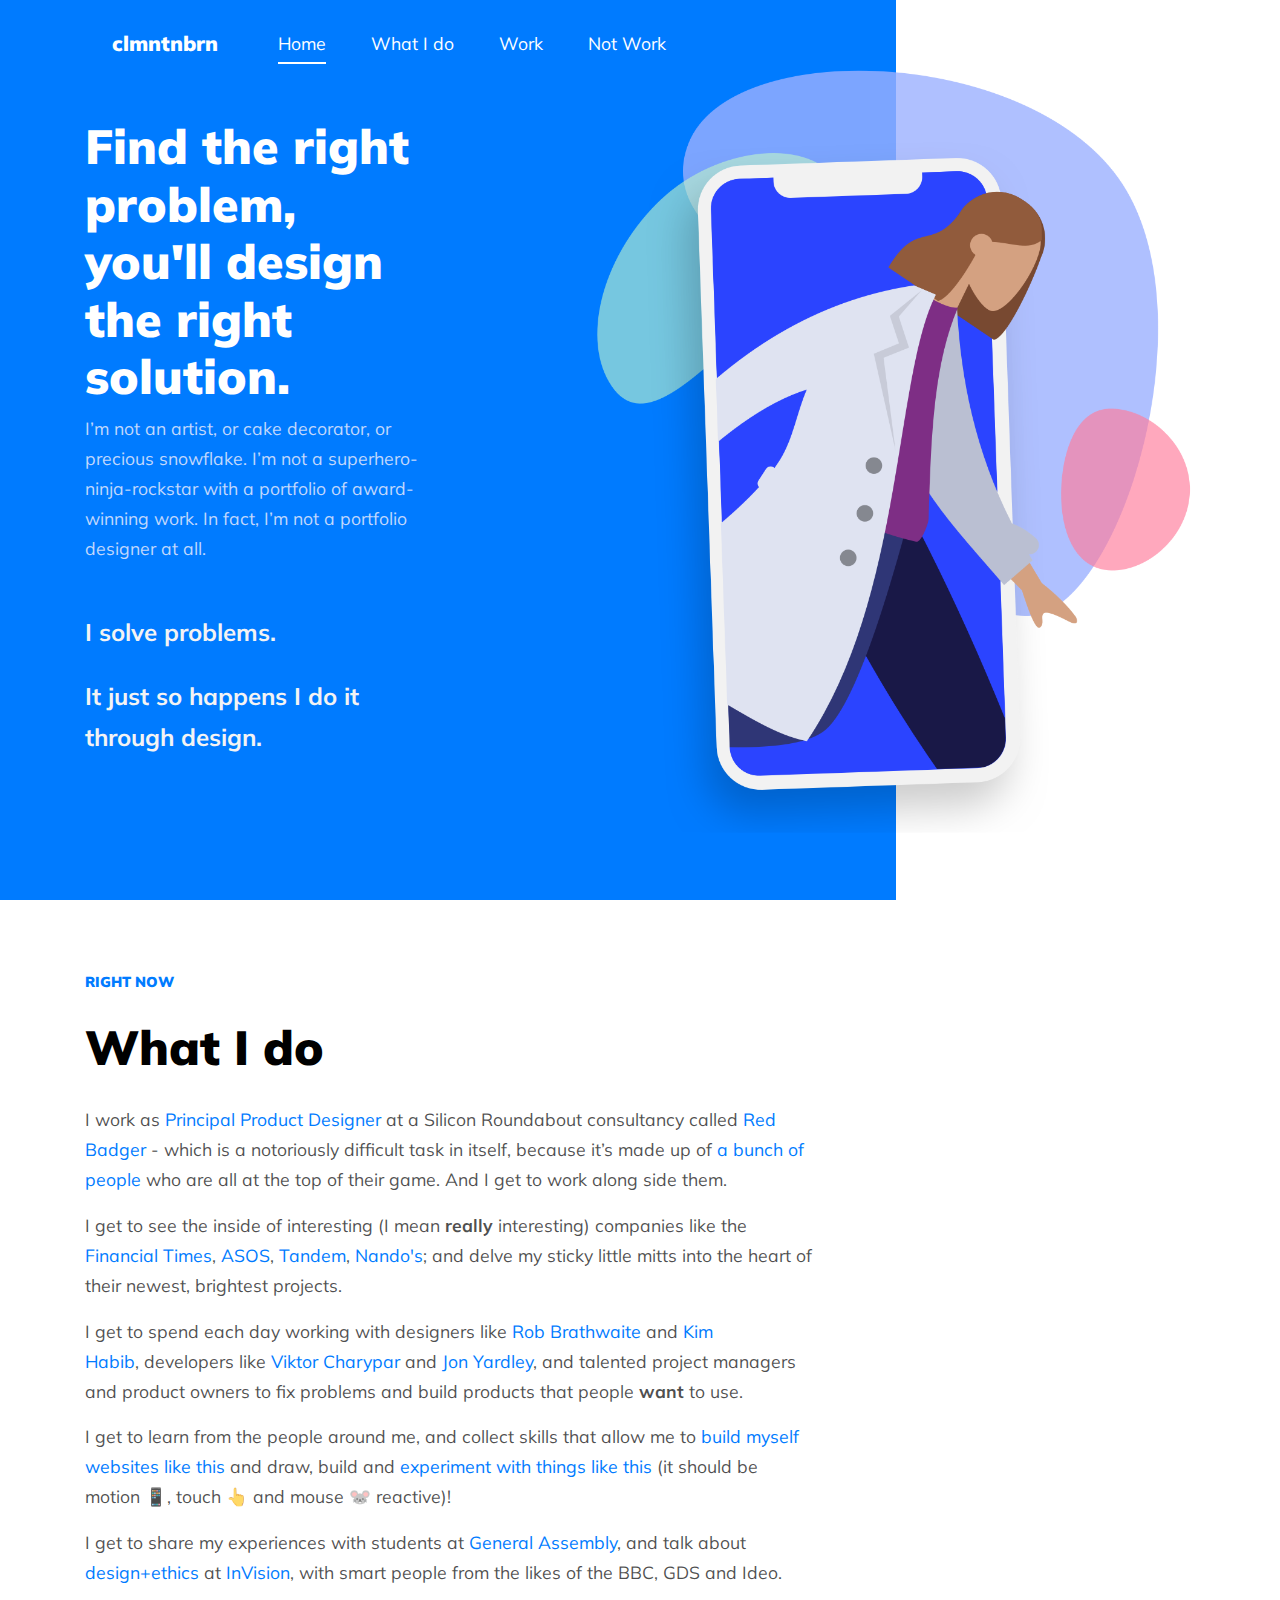
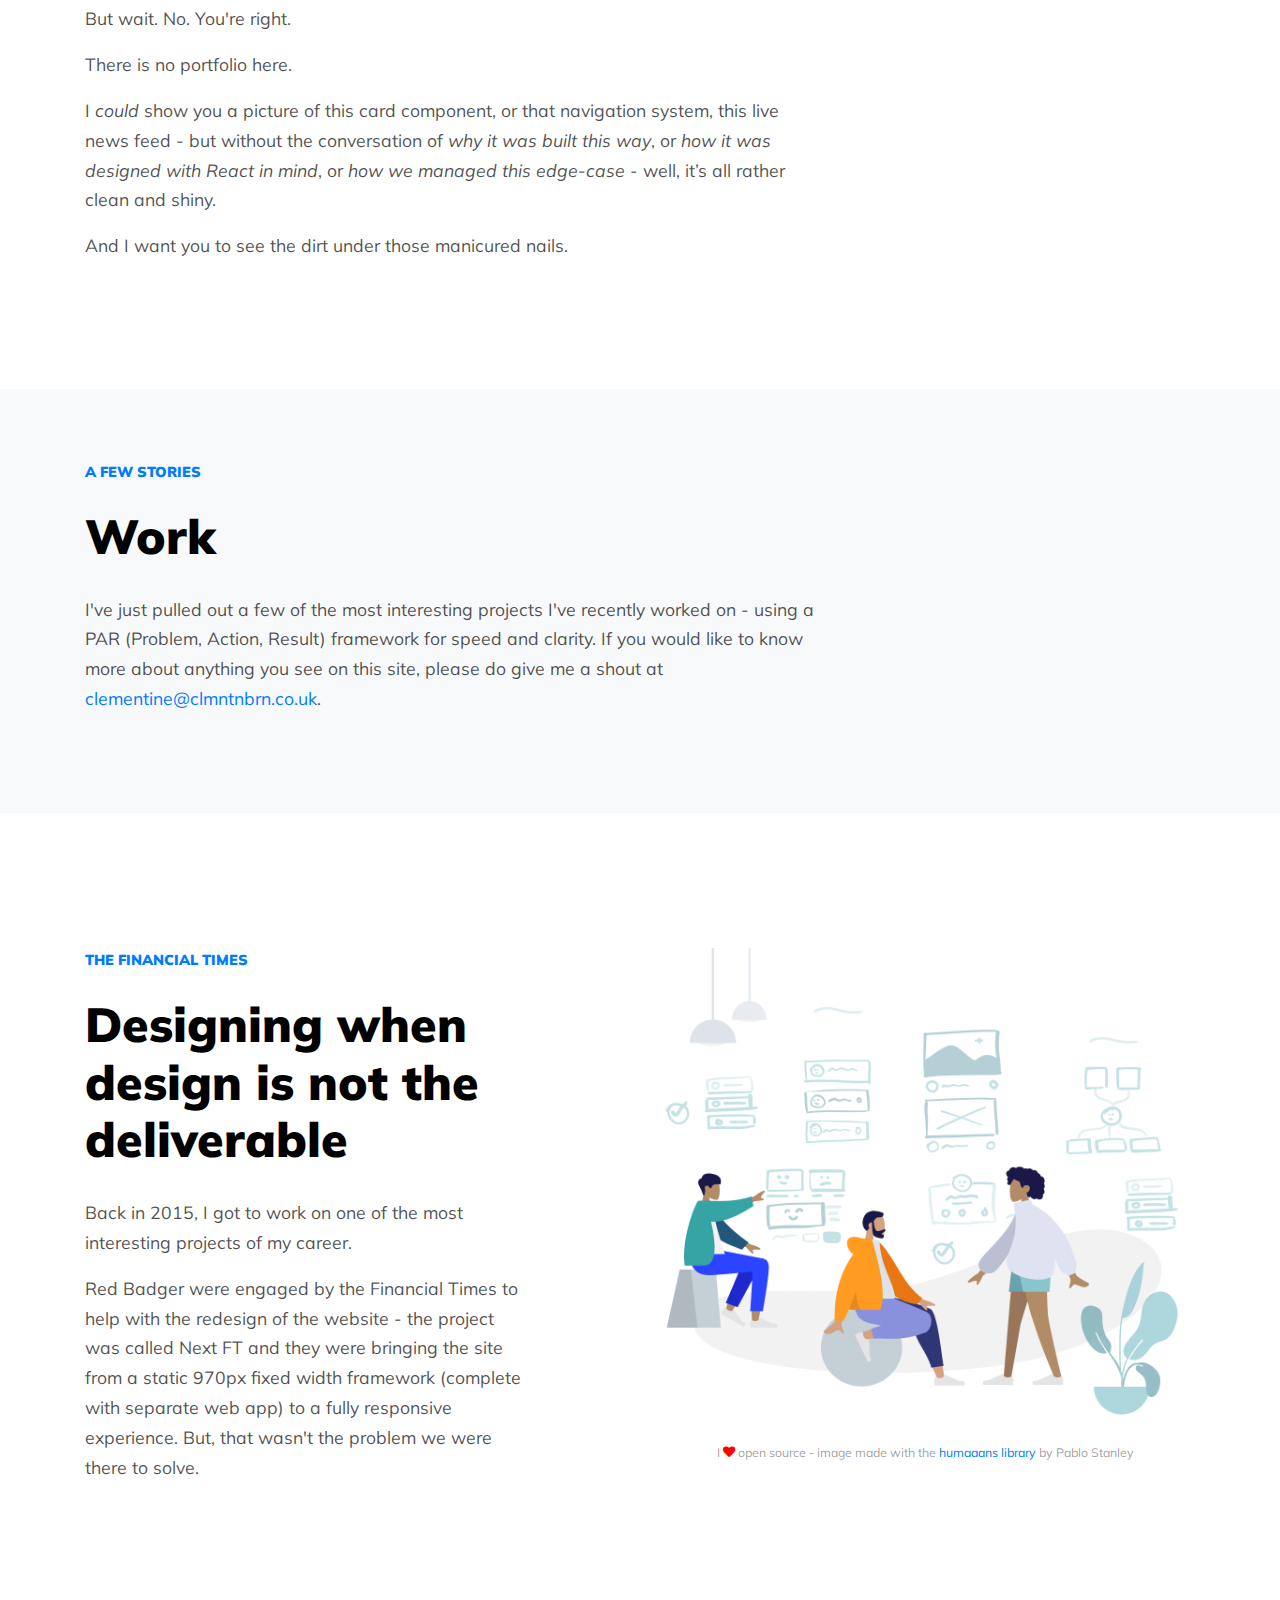
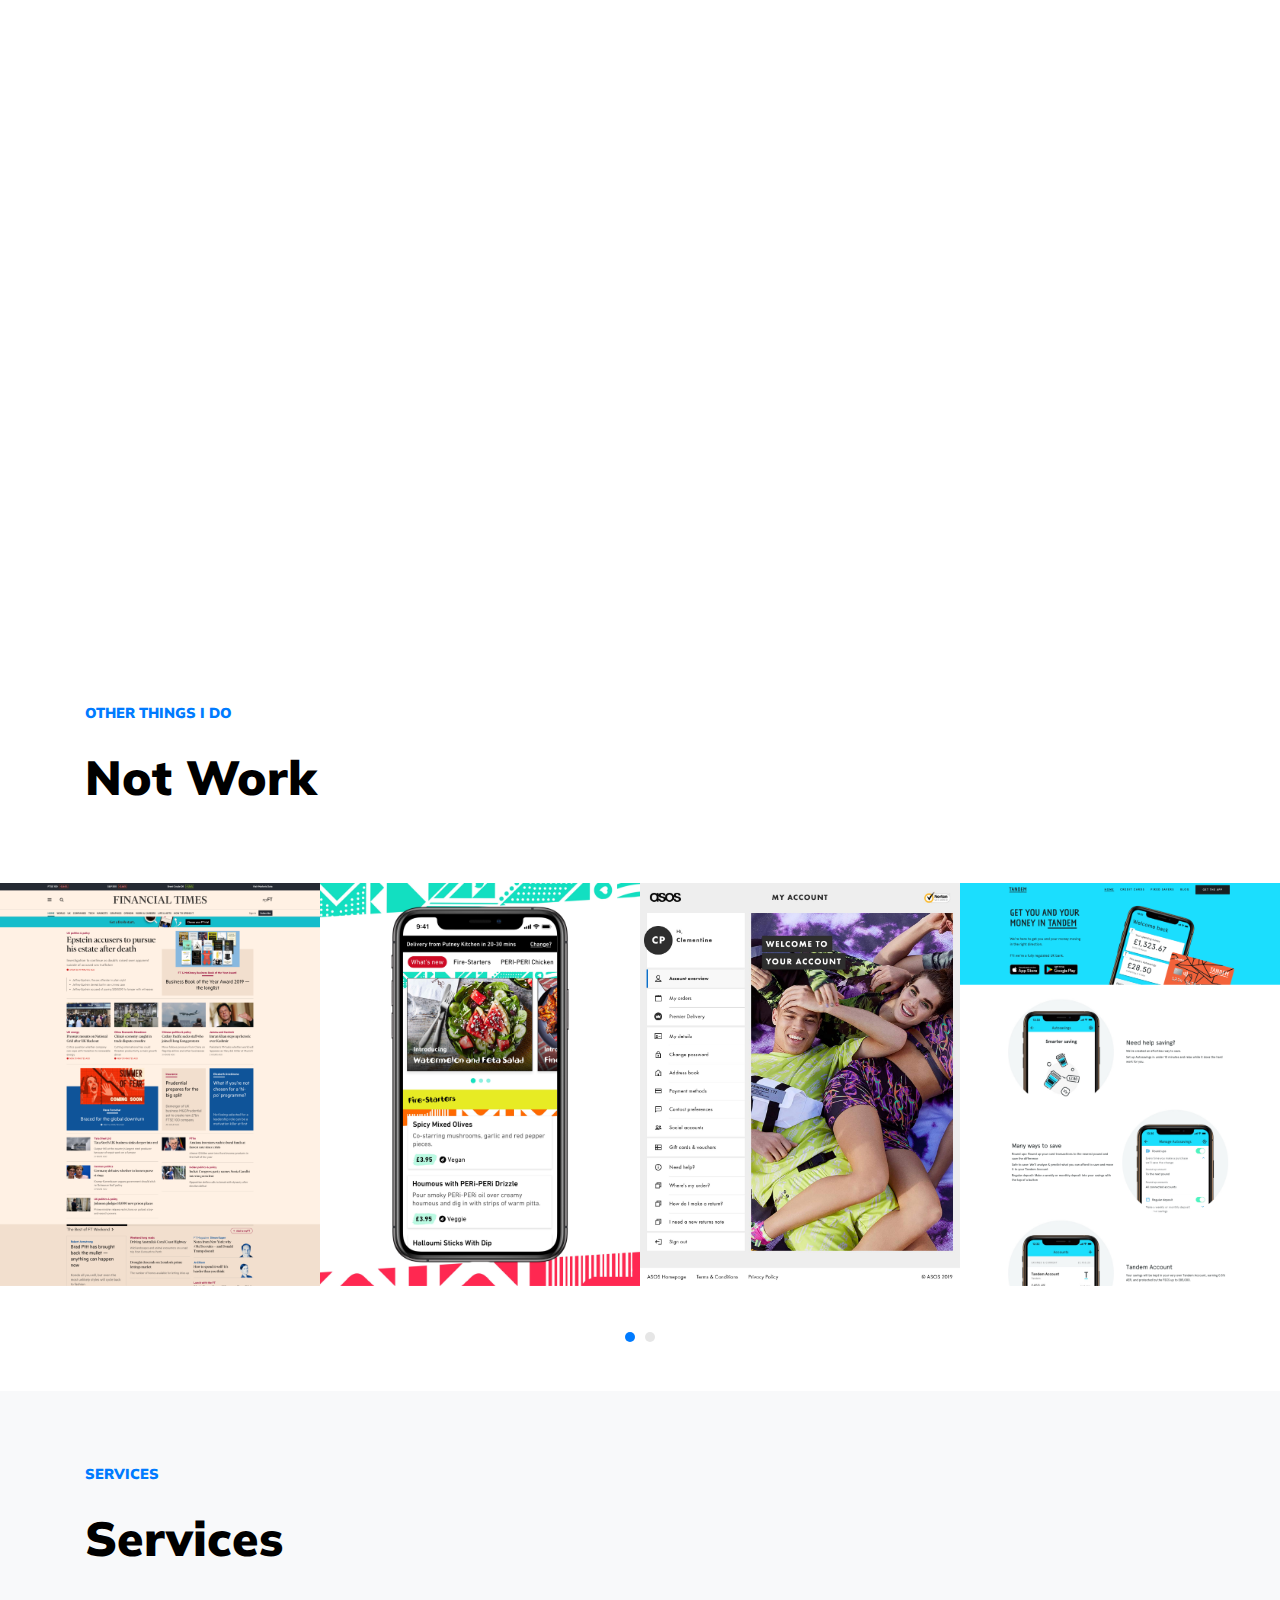
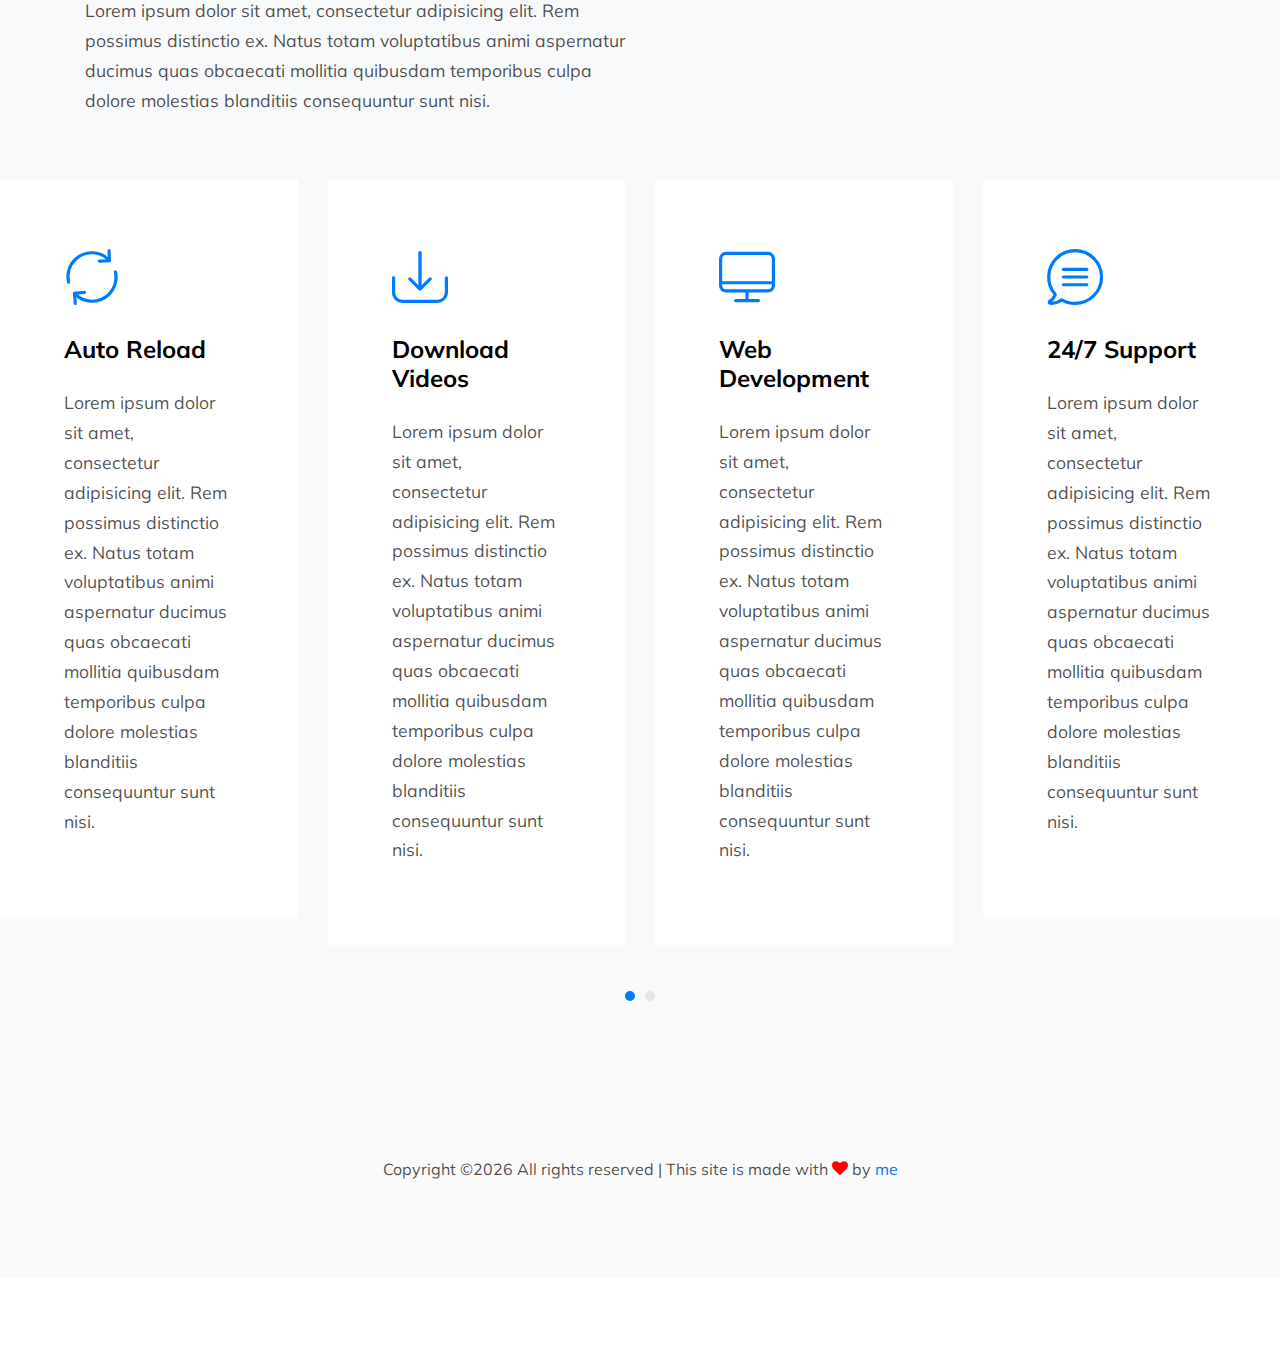
<file: index-v2.html>
<!DOCTYPE html>
<html lang="en">
  <head>
    <title>Clementine Brown &mdash; Principal Product Designer</title>
    <meta charset="utf-8">
    <meta name="viewport" content="width=device-width, initial-scale=1, shrink-to-fit=no">
    
    <link rel="shortcut icon" type="image/png" href="/favicon.png"/>
    <link href="https://fonts.googleapis.com/css?family=Muli:300,400,700,900" rel="stylesheet">
    <link rel="stylesheet" href="fonts/icomoon/style.css">

    <link rel="stylesheet" href="css/bootstrap.min.css">
    <link rel="stylesheet" href="css/jquery-ui.css">
    <link rel="stylesheet" href="css/owl.carousel.min.css">
    <link rel="stylesheet" href="css/owl.theme.default.min.css">
    <link rel="stylesheet" href="css/owl.theme.default.min.css">

    <link rel="stylesheet" href="css/jquery.fancybox.min.css">

    <link rel="stylesheet" href="css/bootstrap-datepicker.css">

    <link rel="stylesheet" href="fonts/flaticon/font/flaticon.css">

    <link rel="stylesheet" href="css/aos.css">

    <link rel="stylesheet" href="css/style.css">
    
  </head>
  <body data-spy="scroll" data-target=".site-navbar-target" data-offset="300">
  
  <div class="site-wrap">

    <div class="site-mobile-menu site-navbar-target">
      <div class="site-mobile-menu-header">
        <div class="site-mobile-menu-close mt-3">
          <span class="icon-close2 js-menu-toggle"></span>
        </div>
      </div>
      <div class="site-mobile-menu-body"></div>
    </div>
   
    
    <header class="site-navbar py-4 js-sticky-header site-navbar-target" role="banner">
      
      <div class="container-fluid">
        <div class="d-flex align-items-center">
          <div class="site-logo"><a href="index.html">clmntnbrn</a></div>
          <div>
            <nav class="site-navigation position-relative text-right" role="navigation">
              <ul class="site-menu main-menu js-clone-nav mr-auto d-none d-lg-block">
                <li><a href="#home-section" class="nav-link">Home</a></li>
                <li><a href="#what-i-do-section" class="nav-link">What I do</a></li>
                <li><a href="#work-section" class="nav-link">Work</a></li>
                <li><a href="#notwork-section" class="nav-link">Not Work</a></li>
                <!-- <li><a href="#process-section" class="nav-link">Process</a></li>
                <li><a href="#services-section" class="nav-link">Services</a></li> -->
              </ul>
            </nav>
          </div>
          <div class="ml-auto">
            <!-- <nav class="site-navigation position-relative text-right" role="navigation">
              <ul class="site-menu main-menu site-menu-dark js-clone-nav mr-auto d-none d-lg-block">
                <li class="cta"><a href="#contact-section" class="nav-link"><span class="rounded border border-primary">Contact</span></a></li>
              </ul>
            </nav> -->
            <a href="#" class="d-inline-block d-lg-none site-menu-toggle js-menu-toggle text-black float-right"><span class="icon-menu h3"></span></a>
          </div>
        </div>
      </div>
      
    </header>

    <div class="intro-section" id="home-section">
      <div class="container">
        <div class="row align-items-center">
          <div class="col-lg-4 mr-auto" data-aos="fade-up">
            <h1>Find the right problem, you'll design the right solution.</h1>
            <p class="mb-5">I’m not an artist, or cake decorator, or precious snowflake. I’m not a superhero-ninja-rockstar with a portfolio of award-winning work. In fact, I’m not a portfolio designer at all.</p>
            <p class="sub-title">I solve problems.</p>
            <p class="sub-title">It just so happens I do it through design.</p>
            <!-- <p><a href="#" class="btn btn-outline-light py-3 px-5">Get Started</a></p> -->

          </div>
          <div class="col-lg-2 ml-auto"  data-aos="fade-up" data-aos-delay="100">
            <picture class="img-absolute">
              <source srcset="images/clementine_brown.png" media="(max-width: 600px)">
              <img src="images/clementine_brown.png" alt="Image" class="img-fluid">
              <!-- <p class="small">I <i class="icon-heart icon-heart-lemon" aria-hidden="true"></i> love open source - image made with the <a href="https://www.humaaans.com/" target="_blank">humaaans library</a> by Pablo Stanley</p> -->
            </picture>
          </div>
        </div>
      </div>
    </div>

<!-- END INTRO -->

<!-- WHAT I DO -->

    <div class="site-section site-section-end" id="what-i-do-section"">
      <div class="container">
        <div class="row">
          <div class="col-lg-8  mb-5">
              <span class="section-sub-title d-block">Right now</span>
              <h2 class="section-title">What I do</h2>
              <p>I work as <a href="https://red-badger.com/people/clementine-brown" target="_blank"> Principal Product Designer</a> at a Silicon Roundabout consultancy called <a href="http://red-badger.com" target="_blank">Red Badger</a> - which is a notoriously difficult task in itself, because it’s made up of <a href="http://red-badger.com/about-us/people/" target="_blank">a bunch of people</a> who are all at the top of their game. And I get to work along side them.</p>
                <p>I get to see the inside of interesting (I mean <strong>really</strong> interesting) companies like the <a href="http://m.ft.com" target="_blank">Financial Times</a>, <a href="http://www.asos.com" target="_blank">ASOS</a>, <a href="https://tandem.co.uk" target="_blank">Tandem</a>, <a href="https://nandos.co.uk" target="_blank">Nando's</a>; and delve my sticky little mitts into the heart of their newest, brightest projects.</p>
                <p>I get to spend each day working with designers like <a href="https://red-badger.com/people/rob-brathwaite" target="_blank">Rob Brathwaite</a> and <a href="https://red-badger.com/people/kim-habib" target="_blank">Kim Habib</a>, developers like <a href="https://twitter.com/charypar" target="_blank">Viktor Charypar</a> and <a href="https://twitter.com/jonyardley" target="_blank">Jon Yardley</a>, and talented project managers and product owners to fix problems and build products that people <b>want</b> to use.</p>
                <p>I get to learn from the people around me, and collect skills that allow me to <a href="http://heartbreaklaunderette.co.uk" target="_blank">build myself websites like this</a> and draw, build and <a href="http://clmntnbrn.github.io/Jellyfish/" target="_blank">experiment with things like this</a> (it should be motion 📱, touch 👆 and mouse 🐭 reactive)!</p>
                <p>I get to share my experiences with students at <a href="https://generalassemb.ly/instructors/clementine-brown/8763" target="_blank">General Assembly</a>, and talk about <a href="https://nvite.com/DesignPlus/ovl7ed" target="_blank">design+ethics</a> at <a href="http://invisionapp.com" target="_blank">InVision</a>, with smart people from the likes of the BBC, GDS and Ideo.</p>
                <p>But wait. No. You're right.</p>
                <p>There is no portfolio here.</p>
                <p>I <i>could</i> show you a picture of this card component, or that navigation system, this live news feed - but without the conversation of <i>why it was built this way</i>, or <i>how it was designed with React in mind</i>, or <i>how we managed this edge-case</i> - well, it’s all rather clean and shiny.</p>
                <p>And I want you to see the dirt under those manicured nails.</p>
            </div>
        </div>
      </div>

<!-- END WHAT I DO -->


<div class="site-section section-1 work-section-cb bg-light" id="work-section">
  <div class="container">
    <div class="row">
      <div class="col-lg-8 mb-5">
        <span class="section-sub-title d-block">A few stories</span>
        <h2 class="section-title">Work</h2>
        <p>I've just pulled out a few of the most interesting projects I've recently worked on - using a PAR (Problem, Action, Result) framework for speed and clarity. If you would like to know more about anything you see on this site, please do give me a shout at <a href="mailto:clementine@clmntnbrn.co.uk?subject=Hello Clementine!" target="_blank">clementine@clmntnbrn.co.uk</a>. </p>
      </div>
    </div>
  </div> <!-- end container -->

  <!-- start carousel -->
  <!-- <div class="owl-carousel nonloop-block-13">
    
    <a class="work-thumb" href="images/ft_homepage.png" data-fancybox="gallery">
      <div class="work-text">
        <h3>Financial Times</h3>
        <span class="category">Adaptive redesign of a (very) old static site <br> for a media giant</span>
        </div>
        <img src="images/ft_homepage.png" alt="Image" class="img-fluid">
      </a> 
      
      <a class="work-thumb" href="images/nandos_app_order_menu.jpg" data-fancybox="gallery">
        <div class="work-text">
          <h3>Nando's</h3>
          <span class="category">Design and build of the order journey in <br>Nando's app</span>
          </div>
          <img src="images/nandos_app_order_menu.jpg" alt="Image" class="img-fluid">
        </a> 
        
        <a class="work-thumb" href="images/asos_my_account.png"  data-fancybox="gallery">
          <div class="work-text">
            <h3>Asos</h3>
            <span class="category">Responsive redesign of the My Account section</span>
          </div>
          <img src="images/asos_my_account.png" alt="Image" class="img-fluid">
        </a>
        
        <a class="work-thumb" href="images/tandem_app.png"  data-fancybox="gallery">
          <div class="work-text">
            <h3>Tandem bank</h3>
            <span class="category">Discovery phase for an in-app offering</span>
          </div>
          <img src="images/tandem_app.png" alt="Image" class="img-fluid">
        </a>
        
        <a class="work-thumb" href="images/pride_london.png"  data-fancybox="gallery">
          <div class="work-text">
            <h3>Pride London</h3>
            <span class="category">Full redesign and replatform for the festival app</span>
          </div>
          <img src="images/pride_london.png" alt="Image" class="img-fluid">
        </a>
        
      </div> end carousel -->
      
    </div>
    
    <!-- END WORK SECTION -->
    
    <!-- FINANCIAL TIMES -->
    
    <div class="site-section section-1">
      <div class="container">
        <div class="row">
          <div class="col-lg-5 mr-auto mb-5">
            <div class="mb-5">
              <p class="section-sub-title d-block">THE FINANCIAL TIMES</p>
              <h2 class="section-title">Designing when design is not the deliverable</h2>
              <p>Back in 2015, I got to work on one of the most interesting projects of my career.</p>
              <p>Red Badger were engaged by the Financial Times to help with the redesign of the website - the project was
                called Next FT and they were bringing the site from a static 970px fixed width framework (complete with
                separate web app) to a fully responsive experience. But, that wasn't the problem we were there to solve.
              </p>
            </div>
            <!-- start stats -->
            <!-- <div class="row">
            <div class="col-lg-6">
              <div class="counter d-flex align-items-start mb-5" data-aos="fade-up" data-aos-delay="">
                <div class="icon-wrap"><span class="flaticon-chat text-primary"></span></div>
                <div class="counter-text">
                  <strong>30%</strong>
                  <span>Increased reader engagement</span>
                </div>
              </div>
            </div>
          
            <div class="col-lg-6">
              <div class="counter d-flex align-items-start mb-5" data-aos="fade-up" data-aos-delay="200">
                <div class="icon-wrap"><span class="flaticon-monitor text-primary"></span></div>
                <div class="counter-text">
                  <strong>1.5s</strong>
                  <span>One of the fastest news sites in the world</span>
                </div>
              </div>
            </div>
          </div> -->
          <!-- end stats -->
          </div> <!-- end col -->
    
          <div class="col-lg-6">
            <div class="image-absolute-box">
              <img src="images/financial-times-ideation.png" alt="Image" class="img-fluid">
              <p class="small">I <i class="icon-heart" aria-hidden="true"></i> open source - image made with the <a
                  href="https://www.humaaans.com/" target="_blank">humaaans library</a> by Pablo Stanley</p>
            </div>
          </div>
        </div> <!-- end row -->
    
        <div class="row">
          <div class="col-lg-4" data-aos="fade-up" data-aos-delay="">
            <div class="process p-3">
              <span class="number">01</span>
              <div>
                <span class="flaticon-glasses display-4 text-primary mb-4 d-inline-block"></span>
                <h3>Problem</h3>
                <p>The current programme was running a form of Dev Anarchy (if you're not familiar you can check it out here
                  [link]) and it wasn't working out well for anybody. Specifically the UXD team were feeling the burn of a
                  way of working that left design as an after thought - and the business knew it. </p>
              </div>
            </div>
          </div>
    
          <div class="col-lg-4" data-aos="fade-up" data-aos-delay="100">
            <div class="process p-3">
              <span class="number">02</span>
              <div>
                <span class="flaticon-vector display-4 text-primary mb-4 d-inline-block"></span>
                <h3>Action</h3>
                <p>The initial phase was a two month period to prove out our way of working. In seven weeks we designed and
                  deployed an entirely new homepage. This speed of delivery led to our engagement lasting for 18 months, so
                  that we could empower designers to have a strategic voice. Working with one team at a time and approaching
                  the solution though osmosis, we were able to demonstrate the value of embedded UXD in product teams.</p>
              </div>
            </div>
          </div>
    
          <div class="col-lg-4" data-aos="fade-up" data-aos-delay="200">
            <div class="process p-3">
              <span class="number">03</span>
              <div>
                <span class="flaticon-monitor display-4 text-primary mb-4 d-inline-block"></span>
                <h3>Result</h3>
                <p>By working closely with the FT senior management we were able to ensure that the cultural shift in
                  working practices lived on. Our persistent demonstration of integrated UXD and iterative change formed a
                  culture of lean, user-centred design, that has now filtered through to other areas of product delivery
                  across the organisation.</p>
              </div>
            </div>
          </div>
        </div> <!-- end row -->
      </div> <!-- end container -->
    </div> <!-- end section -->
    
    <!-- END FINANCIAL TIMES -->

    <!-- START NOTWORK SECTION -->

    <div class="site-section section-2 work-section-cb" id="notwork-section">
        <div class="container">
          <div class="row">
            <div class="col-lg-6 mb-5">
              <span class="section-sub-title d-block">Other things I do</span>
              <h2 class="section-title">Not Work</h2>
              <!-- <p>Lorem ipsum dolor sit amet, consectetur adipisicing elit. Rem possimus distinctio ex. Natus totam voluptatibus animi aspernatur ducimus quas obcaecati mollitia quibusdam temporibus culpa dolore molestias blanditiis consequuntur sunt nisi.</p> -->
            </div>
          </div>
  
        </div>
  
        <div class="owl-carousel nonloop-block-13">
  
            <a class="work-thumb" href="images/ft_homepage.png" data-fancybox="gallery">
              <div class="work-text">
                <h3>Financial Times</h3>
                <span class="category">Adaptive redesign of a (very) old static site <br> for a media giant</span>
                <!-- <h4>My role</h4>
                <span class="role">Lead designer for the Homepage stream</span> -->
              </div>
              <img src="images/ft_homepage.png" alt="Image" class="img-fluid">
            </a> 
  
            <a class="work-thumb" href="images/nandos_app_order_menu.jpg" data-fancybox="gallery">
              <div class="work-text">
                <h3>Nando's</h3>
                <span class="category">Design and build of the order journey in <br>Nando's app</span>
                <!-- <h4>My role</h4>
                <span class="role">Principal designer, responsible for <br>flexible, scalabe design system and style guide</span> -->
              </div>
              <img src="images/nandos_app_order_menu.jpg" alt="Image" class="img-fluid">
            </a> 
  
            <a class="work-thumb" href="images/asos_my_account.png"  data-fancybox="gallery">
              <div class="work-text">
                <h3>Asos</h3>
                <span class="category">Responsive redesign of the My Account section</span>
              </div>
              <img src="images/asos_my_account.png" alt="Image" class="img-fluid">
            </a>
  
            <a class="work-thumb" href="images/tandem_app.png"  data-fancybox="gallery">
              <div class="work-text">
                <h3>Tandem bank</h3>
                <span class="category">Discovery phase for an in-app offering</span>
              </div>
              <img src="images/tandem_app.png" alt="Image" class="img-fluid">
            </a>
  
            <a class="work-thumb" href="images/pride_london.png"  data-fancybox="gallery">
              <div class="work-text">
                <h3>Pride London</h3>
                <span class="category">Full redesign and replatform for the festival app</span>
              </div>
              <img src="images/pride_london.png" alt="Image" class="img-fluid">
            </a>
  
            <!-- <a class="work-thumb" href="images/asos_my_account.png"  data-fancybox="gallery">
              <div class="work-text">
                <h3>Work Name Here</h3>
                <span class="category">Design</span>
              </div>
              <img src="images/asos_my_account.png" alt="Image" class="img-fluid">
            </a> -->
        </div>
  
      </div>
  
      <!-- END NOT WORK SECTION -->


    <div class="site-section bg-light" id="services-section">
      <div class="container">
        <div class="row">
          <div class="col-lg-6 mb-5">
            <span class="section-sub-title d-block">Services</span>
            <h2 class="section-title">Services</h2>
            <p>Lorem ipsum dolor sit amet, consectetur adipisicing elit. Rem possimus distinctio ex. Natus totam voluptatibus animi aspernatur ducimus quas obcaecati mollitia quibusdam temporibus culpa dolore molestias blanditiis consequuntur sunt nisi.</p>
          </div>
        </div>

      </div>
        
      <div class="owl-carousel nonloop-block-14">
        
        <div class="service">
          <div>
            <span class="flaticon-reload display-4 text-primary mb-4 d-inline-block"></span>
            <h3>Auto Reload</h3>
            <p>Lorem ipsum dolor sit amet, consectetur adipisicing elit. Rem possimus distinctio ex. Natus totam voluptatibus animi aspernatur ducimus quas obcaecati mollitia quibusdam temporibus culpa dolore molestias blanditiis consequuntur sunt nisi.</p>
          </div>
        </div>


        <div class="service">
          <div>
            <span class="flaticon-download display-4 text-primary mb-4 d-inline-block"></span>
            <h3>Download Videos</h3>
            <p>Lorem ipsum dolor sit amet, consectetur adipisicing elit. Rem possimus distinctio ex. Natus totam voluptatibus animi aspernatur ducimus quas obcaecati mollitia quibusdam temporibus culpa dolore molestias blanditiis consequuntur sunt nisi.</p>
          </div>
        </div>

        <div class="service">
          <div>
            <span class="flaticon-monitor display-4 text-primary mb-4 d-inline-block"></span>
            <h3>Web Development</h3>
            <p>Lorem ipsum dolor sit amet, consectetur adipisicing elit. Rem possimus distinctio ex. Natus totam voluptatibus animi aspernatur ducimus quas obcaecati mollitia quibusdam temporibus culpa dolore molestias blanditiis consequuntur sunt nisi.</p>
          </div>
        </div>

        <div class="service">
          <div>
            <span class="flaticon-chat display-4 text-primary mb-4 d-inline-block"></span>
            <h3>24/7 Support</h3>
            <p>Lorem ipsum dolor sit amet, consectetur adipisicing elit. Rem possimus distinctio ex. Natus totam voluptatibus animi aspernatur ducimus quas obcaecati mollitia quibusdam temporibus culpa dolore molestias blanditiis consequuntur sunt nisi.</p>
          </div>
        </div>

        <div class="service">
          <div>
            <span class="flaticon-glasses display-4 text-primary mb-4 d-inline-block"></span>
            <h3>Research</h3>
            <p>Lorem ipsum dolor sit amet, consectetur adipisicing elit. Rem possimus distinctio ex. Natus totam voluptatibus animi aspernatur ducimus quas obcaecati mollitia quibusdam temporibus culpa dolore molestias blanditiis consequuntur sunt nisi.</p>
          </div>
        </div>

        <div class="service">
          <div>
            <span class="flaticon-vector display-4 text-primary mb-4 d-inline-block"></span>
            <h3>Creative Design</h3>
            <p>Lorem ipsum dolor sit amet, consectetur adipisicing elit. Rem possimus distinctio ex. Natus totam voluptatibus animi aspernatur ducimus quas obcaecati mollitia quibusdam temporibus culpa dolore molestias blanditiis consequuntur sunt nisi.</p>
          </div>
        </div>



      </div>

    </div>


    <!-- <div class="site-section" id="contact-section">
      <div class="container">

        <div class="row justify-content-center">
          <div class="col-md-7">


            
            <h2 class="section-title mb-3">Message Us</h2>
            <p class="mb-5">Natus totam voluptatibus animi aspernatur ducimus quas obcaecati mollitia quibusdam temporibus culpa dolore molestias blanditiis consequuntur sunt nisi.</p>
          
            <form method="post" data-aos="fade">
              <div class="form-group row">
                <div class="col-md-6 mb-3 mb-lg-0">
                  <input type="text" class="form-control" placeholder="First name">
                </div>
                <div class="col-md-6">
                  <input type="text" class="form-control" placeholder="Last name">
                </div>
              </div>

              <div class="form-group row">
                <div class="col-md-12">
                  <input type="text" class="form-control" placeholder="Subject">
                </div>
              </div>

              <div class="form-group row">
                <div class="col-md-12">
                  <input type="email" class="form-control" placeholder="Email">
                </div>
              </div>
              <div class="form-group row">
                <div class="col-md-12">
                  <textarea class="form-control" id="" cols="30" rows="10" placeholder="Write your message here."></textarea>
                </div>
              </div>

              <div class="form-group row">
                <div class="col-md-6">
                  
                  <input type="submit" class="btn btn-primary py-3 px-5 btn-block" value="Send Message">
                </div>
              </div>

            </form>
          </div>
        </div>
      </div>
    </div> -->

  
     
    <footer class="footer-section text-center">  
      <div class="row">
        <div class="col-md-12">
          <div>
            <p>
              <!-- Link back to Colorlib can't be removed. Template is licensed under CC BY 3.0. -->
              Copyright &copy;<script>document.write(new Date().getFullYear());</script> All rights reserved | This site is made with <i class="icon-heart" aria-hidden="true"></i> by <a href="#home-section" class="mr-auto">me</a>
              <!-- Link back to Colorlib can't be removed. Template is licensed under CC BY 3.0. -->
            </p>
            <p class="footer-invis">
              <!-- Link back to Colorlib can't be removed. Template is licensed under CC BY 3.0. -->
              Copyright &copy;<script>document.write(new Date().getFullYear());</script> All rights reserved | This template is made with love by <a href="https://colorlib.com" target="_blank" >Colorlib</a>
              <!-- Link back to Colorlib can't be removed. Template is licensed under CC BY 3.0. -->
            </p>
          </div>
        </div>
      </div>
    </footer>

  
    
  </div> <!-- .site-wrap -->

  <script src="js/jquery-3.3.1.min.js"></script>
  <script src="js/jquery-migrate-3.0.1.min.js"></script>
  <script src="js/jquery-ui.js"></script>
  <script src="js/popper.min.js"></script>
  <script src="js/bootstrap.min.js"></script>
  <script src="js/owl.carousel.min.js"></script>
  <script src="js/jquery.stellar.min.js"></script>
  <script src="js/jquery.countdown.min.js"></script>
  <script src="js/bootstrap-datepicker.min.js"></script>
  <script src="js/jquery.easing.1.3.js"></script>
  <script src="js/aos.js"></script>
  <script src="js/jquery.fancybox.min.js"></script>
  <script src="js/jquery.sticky.js"></script>

  
  <script src="js/main.js"></script>
    
  </body>
</html>
</file>
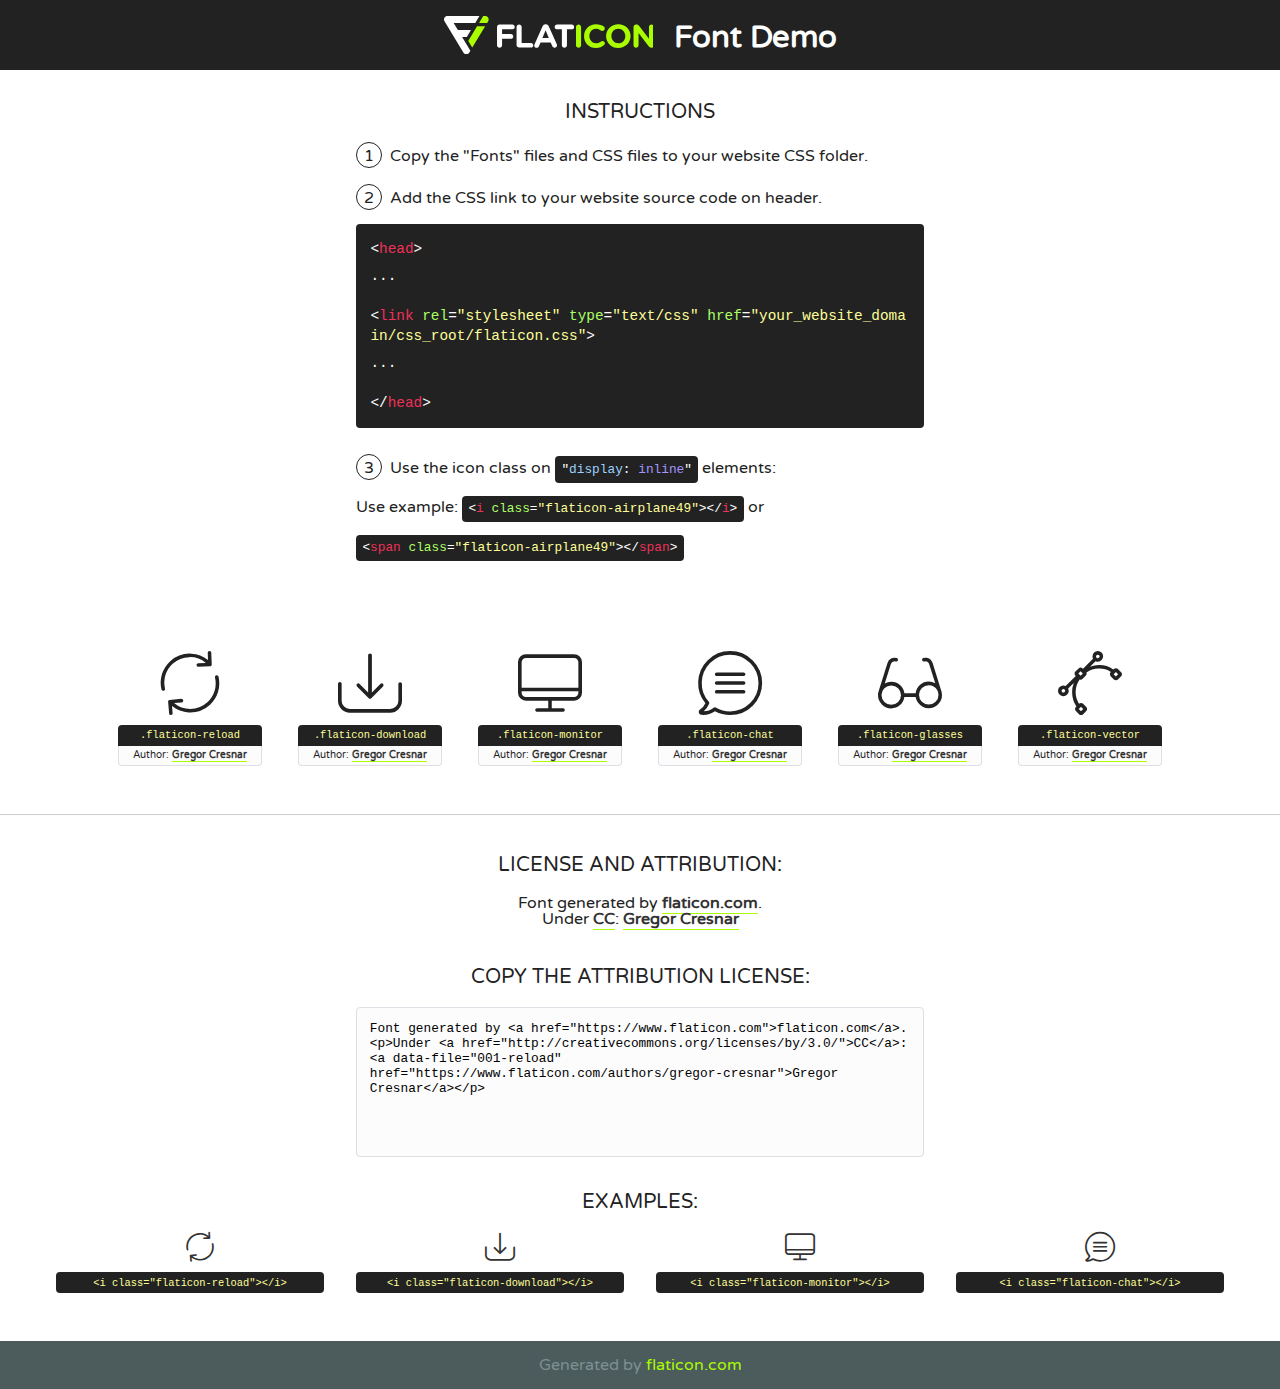
<file: fonts/flaticon/font/flaticon.html>
<!DOCTYPE html>
<!--
  Flaticon icon font: Flaticon
  Creation date: 21/03/2019 11:46
-->
<html>
<!DOCTYPE html>
<html>

<head>
    <title>Flaticon WebFont</title>
    <link href="http://fonts.googleapis.com/css?family=Varela+Round" rel="stylesheet" type="text/css" />
    <link rel="stylesheet" type="text/css" href="flaticon.css">
    <meta charset="UTF-8">
    <style>
    html, body, div, span, applet, object, iframe,
    h1, h2, h3, h4, h5, h6, p, blockquote, pre,
    a, abbr, acronym, address, big, cite, code,
    del, dfn, em, img, ins, kbd, q, s, samp,
    small, strike, strong, sub, sup, tt, var,
    b, u, i, center,
    dl, dt, dd, ol, ul, li,
    fieldset, form, label, legend,
    table, caption, tbody, tfoot, thead, tr, th, td,
    article, aside, canvas, details, embed, 
    figure, figcaption, footer, header, hgroup, 
    menu, nav, output, ruby, section, summary,
    time, mark, audio, video {
        margin: 0;
        padding: 0;
        border: 0;
        font-size: 100%;
        font: inherit;
        vertical-align: baseline;
    }
    /* HTML5 display-role reset for older browsers */
    article, aside, details, figcaption, figure, 
    footer, header, hgroup, menu, nav, section {
        display: block;
    }
    body {
        line-height: 1;
    }
    ol, ul {
        list-style: none;
    }
    blockquote, q {
        quotes: none;
    }
    blockquote:before, blockquote:after,
    q:before, q:after {
        content: '';
        content: none;
    }
    table {
        border-collapse: collapse;
        border-spacing: 0;
    }
    body {
        font-family: 'Varela Round', Helvetica, Arial, sans-serif;
        font-size: 16px;
        color: #222;
    }
    a {
        color: #333;
        border-bottom: 1px solid #a9fd00;
        font-weight: bold;
        text-decoration: none;
    }
    * {
        -moz-box-sizing: border-box;
        -webkit-box-sizing: border-box;
        box-sizing: border-box;
        margin: 0;
        padding: 0;
    }
    [class^="flaticon-"]:before, [class*=" flaticon-"]:before, [class^="flaticon-"]:after, [class*=" flaticon-"]:after {
        font-family: Flaticon;
        font-size: 30px;
        font-style: normal;
        margin-left: 20px;
        color: #333;
    }
    .wrapper {
        max-width: 600px;
        margin: auto;
        padding: 0 1em;
    }
    .title {
        font-size: 1.25em;
        text-align: center;
        margin-bottom: 1em;
        text-transform: uppercase;
    }
    header {
        text-align: center;
        background-color: #222;
        color: #fff;
        padding: 1em;
    }
    header .logo {
        width: 210px;
        height: 38px;
        display: inline-block;
        vertical-align: middle;
        margin-right: 1em;
        border: none;
    }
    header strong {
        font-size: 1.95em;
        font-weight: bold;
        vertical-align: middle;
        margin-top: 5px;
        display: inline-block;
    }
    .demo {
        margin: 2em auto;
        line-height: 1.25em;
    }
    .demo ul li {
        margin-bottom: 1em;
    }
    .demo ul li .num {
        color: #222;
        border-radius: 20px;
        display: inline-block;
        width: 26px;
        padding: 3px;
        height: 26px;
        text-align: center;
        margin-right: 0.5em;
        border: 1px solid #222;
    }
    .demo ul li code {
        background-color: #222;
        border-radius: 4px;
        padding: 0.25em 0.5em;
        display: inline-block;
        color: #fff;
        font-family: Consolas,Monaco,Lucida Console,Liberation Mono,DejaVu Sans Mono,Bitstream Vera Sans Mono,Courier New, monospace;
        font-weight: lighter;
        margin-top: 1em;
        font-size: 0.8em;
        word-break: break-all;
    }
    .demo ul li code.big {
        padding: 1em;
        font-size: 0.9em;
    }
    .demo ul li code .red {
        color: #EF3159;
    }
    .demo ul li code .green {
        color: #ACFF65;
    }
    .demo ul li code .yellow {
        color: #FFFF99;
    }
    .demo ul li code .blue {
        color: #99D3FF;
    }
    .demo ul li code .purple {
        color: #A295FF;
    }
    .demo ul li code .dots {
        margin-top: 0.5em;
        display: block;
    }
    #glyphs {
        border-bottom: 1px solid #ccc;
        padding: 2em 0;
        text-align: center;
    }
    .glyph {
        display: inline-block;
        width: 9em;
        margin: 1em;
        text-align: center;
        vertical-align: top;
        background: #FFF;
    }
    .glyph .glyph-icon {
        padding: 10px;
        display: block;
        font-family:"Flaticon";
        font-size: 64px;
        line-height: 1;
    }
    .glyph .glyph-icon:before {
        font-size: 64px;
        color: #222;
        margin-left: 0;
    }
    .class-name {
        font-size: 0.65em;
        background-color: #222;
        color: #fff;
        border-radius: 4px 4px 0 0;
        padding: 0.5em;
        color: #FFFF99;
        font-family: Consolas,Monaco,Lucida Console,Liberation Mono,DejaVu Sans Mono,Bitstream Vera Sans Mono,Courier New, monospace;
    }
    .author-name {
        font-size: 0.6em;
        background-color: #fcfcfd;
        border: 1px solid #DEDEE4;
        border-top: 0;
        border-radius: 0 0 4px 4px;
        padding: 0.5em;
    }
    .class-name:last-child {
        font-size: 10px;
        color:#888;
    }
    .class-name:last-child a {
        font-size: 10px;
        color:#555;
    }
    .class-name:last-child a:hover {
        color:#a9fd00;
    }
    .glyph > input {
        display: block;
        width: 100px;
        margin: 5px auto;
        text-align: center;
        font-size: 12px;
        cursor: text;
    }
    .glyph > input.icon-input {
        font-family:"Flaticon";
        font-size: 16px;
        margin-bottom: 10px;
    }
    .attribution .title {
        margin-top: 2em;
    }
    .attribution textarea {
        background-color: #fcfcfd;
        padding: 1em;
        border: none;
        box-shadow: none;
        border: 1px solid #DEDEE4;
        border-radius: 4px;
        resize: none;
        width: 100%;
        height: 150px;
        font-size: 0.8em;
        font-family: Consolas,Monaco,Lucida Console,Liberation Mono,DejaVu Sans Mono,Bitstream Vera Sans Mono,Courier New, monospace;
        -webkit-appearance: none;
    }
    .iconsuse {
        margin: 2em auto;
        text-align: center;
        max-width: 1200px;
    }
    .iconsuse:after {
        content: '';
        display: table;
        clear: both;
    }
    .iconsuse .image {
        float: left;
        width: 25%;
        padding: 0 1em;
    }
    .iconsuse .image p {
        margin-bottom: 1em;
    }
    .iconsuse .image span {
        display: block;
        font-size: 0.65em;
        background-color: #222;
        color: #fff;
        border-radius: 4px;
        padding: 0.5em;
        color: #FFFF99;
        margin-top: 1em;
        font-family: Consolas,Monaco,Lucida Console,Liberation Mono,DejaVu Sans Mono,Bitstream Vera Sans Mono,Courier New, monospace;
    }
    #footer {
        text-align: center;
        background-color: #4C5B5C;
        color: #7c9192;
        padding: 1em;
    }
    #footer a {
        border: none;
        color: #a9fd00;
        font-weight: normal;
    }
    @media (max-width: 960px) {
        .iconsuse .image {
            width: 50%;
        }
    }
    @media (max-width: 560px) {
        .iconsuse .image {
            width: 100%;
        }
    }
    </style>
</head>

<body class="characters-off">

    <header>
        <a href="https://www.flaticon.com" target="_blank" class="logo">
            <svg version="1.1" xmlns="http://www.w3.org/2000/svg" xmlns:xlink="http://www.w3.org/1999/xlink" xmlns:a="http://ns.adobe.com/AdobeSVGViewerExtensions/3.0/" viewBox="0 0 560.875 102.036" enable-background="new 0 0 560.875 102.036" xml:space="preserve">
                <defs>
                </defs>
                <g>
                    <g class="letters">
                        <path fill="#ffffff" d="M141.596,29.675c0-3.777,2.985-6.767,6.764-6.767h34.438c3.426,0,6.15,2.728,6.15,6.15
                        c0,3.43-2.724,6.149-6.15,6.149h-27.674v13.091h23.719c3.429,0,6.151,2.724,6.151,6.15c0,3.43-2.723,6.149-6.151,6.149h-23.719
                        v17.574c0,3.773-2.986,6.761-6.764,6.761c-3.779,0-6.764-2.989-6.764-6.761V29.675z"></path>
                        <path fill="#ffffff" d="M193.844,29.149c0-3.781,2.985-6.767,6.764-6.767c3.776,0,6.763,2.985,6.763,6.767v42.957h25.039
                        c3.426,0,6.149,2.726,6.149,6.153c0,3.425-2.723,6.15-6.149,6.15h-31.802c-3.779,0-6.764-2.986-6.764-6.768V29.149z"></path>
                        <path fill="#ffffff" d="M241.891,75.71l21.438-48.407c1.492-3.341,4.215-5.357,7.906-5.357h0.792
                        c3.686,0,6.323,2.017,7.815,5.357l21.439,48.407c0.436,0.967,0.701,1.845,0.701,2.723c0,3.602-2.809,6.501-6.414,6.501
                        c-3.161,0-5.269-1.845-6.499-4.655l-4.132-9.661h-27.059l-4.301,10.102c-1.144,2.631-3.426,4.214-6.237,4.214
                        c-3.517,0-6.24-2.81-6.24-6.325C241.1,77.64,241.451,76.677,241.891,75.71z M279.932,58.666l-8.521-20.297l-8.526,20.297H279.932
                        z"></path>
                        <path fill="#ffffff" d="M314.864,35.387H301.86c-3.429,0-6.239-2.813-6.239-6.238c0-3.429,2.811-6.24,6.239-6.24h39.533
                        c3.426,0,6.237,2.811,6.237,6.24c0,3.425-2.811,6.238-6.237,6.238h-13.001v42.785c0,3.773-2.99,6.761-6.764,6.761
                        c-3.779,0-6.764-2.989-6.764-6.761V35.387z"></path>
                        <path fill="#A9FD00" d="M352.615,29.149c0-3.781,2.985-6.767,6.767-6.767c3.774,0,6.761,2.985,6.761,6.767v49.024
                        c0,3.773-2.987,6.761-6.761,6.761c-3.781,0-6.767-2.989-6.767-6.761V29.149z"></path>
                        <path fill="#A9FD00" d="M374.132,53.836v-0.179c0-17.481,13.178-31.801,32.065-31.801c9.22,0,15.459,2.458,20.557,6.238
                        c1.402,1.054,2.637,2.985,2.637,5.357c0,3.692-2.985,6.59-6.681,6.59c-1.845,0-3.071-0.702-4.044-1.319
                        c-3.776-2.813-7.729-4.393-12.562-4.393c-10.364,0-17.831,8.611-17.831,19.154v0.173c0,10.542,7.291,19.329,17.831,19.329
                        c5.715,0,9.492-1.756,13.359-4.834c1.049-0.874,2.458-1.491,4.039-1.491c3.429,0,6.325,2.813,6.325,6.236
                        c0,2.106-1.056,3.78-2.282,4.834c-5.539,4.834-12.036,7.733-21.878,7.733C387.572,85.464,374.132,71.493,374.132,53.836z"></path>
                        <path fill="#A9FD00" d="M433.009,53.836v-0.179c0-17.481,13.79-31.801,32.766-31.801c18.981,0,32.592,14.143,32.592,31.628v0.173
                        c0,17.483-13.785,31.807-32.769,31.807C446.625,85.464,433.009,71.32,433.009,53.836z M484.224,53.836v-0.179
                        c0-10.539-7.725-19.326-18.626-19.326c-10.893,0-18.449,8.611-18.449,19.154v0.173c0,10.542,7.73,19.329,18.626,19.329
                        C476.676,72.986,484.224,64.378,484.224,53.836z"></path>
                        <path fill="#A9FD00" d="M506.233,29.321c0-3.774,2.99-6.763,6.767-6.763h1.401c3.252,0,5.183,1.583,7.029,3.953l26.093,34.265
                        V29.059c0-3.692,2.99-6.677,6.681-6.677c3.683,0,6.671,2.985,6.671,6.677v48.934c0,3.78-2.987,6.765-6.764,6.765h-0.436
                        c-3.257,0-5.188-1.581-7.034-3.953l-27.056-35.492v32.944c0,3.687-2.985,6.676-6.678,6.676c-3.683,0-6.673-2.989-6.673-6.676
                        V29.321z"></path>
                    </g>
                    <g class="insignia">
                        <path fill="#ffffff" d="M48.372,56.137h12.517l11.156-18.537H37.186L25.688,18.539h57.825L94.668,0H9.271
                        C5.925,0,2.842,1.801,1.198,4.716c-1.644,2.907-1.593,6.482,0.134,9.343l50.38,83.501c1.678,2.781,4.689,4.476,7.938,4.476
                        c3.246,0,6.257-1.695,7.935-4.476l2.898-4.804L48.372,56.137z"></path>
                        <g class="i">
                            <path fill="#A9FD00" d="M93.575,18.539h0.031v0.004l21.652,0.004l2.705-4.488c1.727-2.861,1.778-6.436,0.133-9.343
                            C116.454,1.801,113.371,0,110.026,0h-5.294L93.575,18.539z"></path>
                            <polygon fill="#A9FD00" points="88.291,27.356 64.725,66.486 75.519,84.404 109.942,27.356"></polygon>
                        </g>
                    </g>
                </g>
            </svg>
        </a>
        <strong>Font Demo</strong>
    </header>


    <section class="demo wrapper">

        <p class="title">Instructions</p>

        <ul>
            <li>
                <span class="num">1</span>Copy the "Fonts" files and CSS files to your website CSS folder.
            </li>
            <li>
                <span class="num">2</span>Add the CSS link to your website source code on header.
                <code class="big">
                    &lt;<span class="red">head</span>&gt;
                    <br/><span class="dots">...</span>
                    <br/>&lt;<span class="red">link</span> <span class="green">rel</span>=<span class="yellow">"stylesheet"</span> <span class="green">type</span>=<span class="yellow">"text/css"</span> <span class="green">href</span>=<span class="yellow">"your_website_domain/css_root/flaticon.css"</span>&gt;
                    <br/><span class="dots">...</span>
                    <br/>&lt;/<span class="red">head</span>&gt;
                </code>
            </li>

            <li>
                <p>
                    <span class="num">3</span>Use the icon class on <code>"<span class="blue">display</span>:<span class="purple"> inline</span>"</code> elements:
                    <br />
                    Use example: <code>&lt;<span class="red">i</span> <span class="green">class</span>=<span class="yellow">&quot;flaticon-airplane49&quot;</span>&gt;&lt;/<span class="red">i</span>&gt;</code> or <code>&lt;<span class="red">span</span> <span class="green">class</span>=<span class="yellow">&quot;flaticon-airplane49&quot;</span>&gt;&lt;/<span class="red">span</span>&gt;</code>
            </li>
        </ul>

    </section>




   <section id="glyphs">          
    
      
        <div class="glyph"><div class="glyph-icon flaticon-reload"></div>
            <div class="class-name">.flaticon-reload</div>
            <div class="author-name">Author: <a data-file="001-reload" href="https://www.flaticon.com/authors/gregor-cresnar">Gregor Cresnar</a> </div> 
        </div>        
        
        <div class="glyph"><div class="glyph-icon flaticon-download"></div>
            <div class="class-name">.flaticon-download</div>
            <div class="author-name">Author: <a data-file="002-download" href="https://www.flaticon.com/authors/gregor-cresnar">Gregor Cresnar</a> </div> 
        </div>        
        
        <div class="glyph"><div class="glyph-icon flaticon-monitor"></div>
            <div class="class-name">.flaticon-monitor</div>
            <div class="author-name">Author: <a data-file="003-monitor" href="https://www.flaticon.com/authors/gregor-cresnar">Gregor Cresnar</a> </div> 
        </div>        
        
        <div class="glyph"><div class="glyph-icon flaticon-chat"></div>
            <div class="class-name">.flaticon-chat</div>
            <div class="author-name">Author: <a data-file="004-chat" href="https://www.flaticon.com/authors/gregor-cresnar">Gregor Cresnar</a> </div> 
        </div>        
        
        <div class="glyph"><div class="glyph-icon flaticon-glasses"></div>
            <div class="class-name">.flaticon-glasses</div>
            <div class="author-name">Author: <a data-file="005-glasses" href="https://www.flaticon.com/authors/gregor-cresnar">Gregor Cresnar</a> </div> 
        </div>        
        
        <div class="glyph"><div class="glyph-icon flaticon-vector"></div>
            <div class="class-name">.flaticon-vector</div>
            <div class="author-name">Author: <a data-file="006-vector" href="https://www.flaticon.com/authors/gregor-cresnar">Gregor Cresnar</a> </div> 
        </div>        
        

    </section>



    <section class="attribution wrapper"   style="text-align:center;">

      <div class="title">License and attribution:</div><div class="attrDiv">Font generated by <a href="https://www.flaticon.com">flaticon.com</a>. <div><p>Under <a href="http://creativecommons.org/licenses/by/3.0/">CC</a>: <a data-file="001-reload" href="https://www.flaticon.com/authors/gregor-cresnar">Gregor Cresnar</a></p>  </div>
      </div>
      <div class="title">Copy the Attribution License:</div>

    <textarea onclick="this.focus();this.select();">Font generated by &lt;a href=&quot;https://www.flaticon.com&quot;&gt;flaticon.com&lt;/a&gt;. <p>Under <a href="http://creativecommons.org/licenses/by/3.0/">CC</a>: <a data-file="001-reload" href="https://www.flaticon.com/authors/gregor-cresnar">Gregor Cresnar</a></p>  
     </textarea>

    </section>

    <section class="iconsuse">

          <div class="title">Examples:</div>            
             
            <div class="image">
                <p>
                    <i class="glyph-icon flaticon-reload"></i> 
                    <span>&lt;i class=&quot;flaticon-reload&quot;&gt;&lt;/i&gt;</span>
                </p>
            </div>
            
            <div class="image">
                <p>
                    <i class="glyph-icon flaticon-download"></i> 
                    <span>&lt;i class=&quot;flaticon-download&quot;&gt;&lt;/i&gt;</span>
                </p>
            </div>
            
            <div class="image">
                <p>
                    <i class="glyph-icon flaticon-monitor"></i> 
                    <span>&lt;i class=&quot;flaticon-monitor&quot;&gt;&lt;/i&gt;</span>
                </p>
            </div>
            
            <div class="image">
                <p>
                    <i class="glyph-icon flaticon-chat"></i> 
                    <span>&lt;i class=&quot;flaticon-chat&quot;&gt;&lt;/i&gt;</span>
                </p>
            </div>
                       
        </div>
                            
    </section>

<div id="footer">
    <div>Generated by <a href="https://www.flaticon.com">flaticon.com</a>
    </div>
</div>



</body>
</html>
</file>
<file: fonts/icomoon/style.css>
@font-face {
  font-family: 'icomoon';
  src:  url('fonts/icomoon.eot?10si43');
  src:  url('fonts/icomoon.eot?10si43#iefix') format('embedded-opentype'),
    url('fonts/icomoon.ttf?10si43') format('truetype'),
    url('fonts/icomoon.woff?10si43') format('woff'),
    url('fonts/icomoon.svg?10si43#icomoon') format('svg');
  font-weight: normal;
  font-style: normal;
}

[class^="icon-"], [class*=" icon-"] {
  /* use !important to prevent issues with browser extensions that change fonts */
  font-family: 'icomoon' !important;
  speak: none;
  font-style: normal;
  font-weight: normal;
  font-variant: normal;
  text-transform: none;
  line-height: 1;

  /* Better Font Rendering =========== */
  -webkit-font-smoothing: antialiased;
  -moz-osx-font-smoothing: grayscale;
}

.icon-asterisk:before {
  content: "\f069";
}
.icon-plus:before {
  content: "\f067";
}
.icon-question:before {
  content: "\f128";
}
.icon-minus:before {
  content: "\f068";
}
.icon-glass:before {
  content: "\f000";
}
.icon-music:before {
  content: "\f001";
}
.icon-search:before {
  content: "\f002";
}
.icon-envelope-o:before {
  content: "\f003";
}
.icon-heart:before {
  content: "\f004";
}
.icon-star:before {
  content: "\f005";
}
.icon-star-o:before {
  content: "\f006";
}
.icon-user:before {
  content: "\f007";
}
.icon-film:before {
  content: "\f008";
}
.icon-th-large:before {
  content: "\f009";
}
.icon-th:before {
  content: "\f00a";
}
.icon-th-list:before {
  content: "\f00b";
}
.icon-check:before {
  content: "\f00c";
}
.icon-close:before {
  content: "\f00d";
}
.icon-remove:before {
  content: "\f00d";
}
.icon-times:before {
  content: "\f00d";
}
.icon-search-plus:before {
  content: "\f00e";
}
.icon-search-minus:before {
  content: "\f010";
}
.icon-power-off:before {
  content: "\f011";
}
.icon-signal:before {
  content: "\f012";
}
.icon-cog:before {
  content: "\f013";
}
.icon-gear:before {
  content: "\f013";
}
.icon-trash-o:before {
  content: "\f014";
}
.icon-home:before {
  content: "\f015";
}
.icon-file-o:before {
  content: "\f016";
}
.icon-clock-o:before {
  content: "\f017";
}
.icon-road:before {
  content: "\f018";
}
.icon-download:before {
  content: "\f019";
}
.icon-arrow-circle-o-down:before {
  content: "\f01a";
}
.icon-arrow-circle-o-up:before {
  content: "\f01b";
}
.icon-inbox:before {
  content: "\f01c";
}
.icon-play-circle-o:before {
  content: "\f01d";
}
.icon-repeat:before {
  content: "\f01e";
}
.icon-rotate-right:before {
  content: "\f01e";
}
.icon-refresh:before {
  content: "\f021";
}
.icon-list-alt:before {
  content: "\f022";
}
.icon-lock:before {
  content: "\f023";
}
.icon-flag:before {
  content: "\f024";
}
.icon-headphones:before {
  content: "\f025";
}
.icon-volume-off:before {
  content: "\f026";
}
.icon-volume-down:before {
  content: "\f027";
}
.icon-volume-up:before {
  content: "\f028";
}
.icon-qrcode:before {
  content: "\f029";
}
.icon-barcode:before {
  content: "\f02a";
}
.icon-tag:before {
  content: "\f02b";
}
.icon-tags:before {
  content: "\f02c";
}
.icon-book:before {
  content: "\f02d";
}
.icon-bookmark:before {
  content: "\f02e";
}
.icon-print:before {
  content: "\f02f";
}
.icon-camera:before {
  content: "\f030";
}
.icon-font:before {
  content: "\f031";
}
.icon-bold:before {
  content: "\f032";
}
.icon-italic:before {
  content: "\f033";
}
.icon-text-height:before {
  content: "\f034";
}
.icon-text-width:before {
  content: "\f035";
}
.icon-align-left:before {
  content: "\f036";
}
.icon-align-center:before {
  content: "\f037";
}
.icon-align-right:before {
  content: "\f038";
}
.icon-align-justify:before {
  content: "\f039";
}
.icon-list:before {
  content: "\f03a";
}
.icon-dedent:before {
  content: "\f03b";
}
.icon-outdent:before {
  content: "\f03b";
}
.icon-indent:before {
  content: "\f03c";
}
.icon-video-camera:before {
  content: "\f03d";
}
.icon-image:before {
  content: "\f03e";
}
.icon-photo:before {
  content: "\f03e";
}
.icon-picture-o:before {
  content: "\f03e";
}
.icon-pencil:before {
  content: "\f040";
}
.icon-map-marker:before {
  content: "\f041";
}
.icon-adjust:before {
  content: "\f042";
}
.icon-tint:before {
  content: "\f043";
}
.icon-edit:before {
  content: "\f044";
}
.icon-pencil-square-o:before {
  content: "\f044";
}
.icon-share-square-o:before {
  content: "\f045";
}
.icon-check-square-o:before {
  content: "\f046";
}
.icon-arrows:before {
  content: "\f047";
}
.icon-step-backward:before {
  content: "\f048";
}
.icon-fast-backward:before {
  content: "\f049";
}
.icon-backward:before {
  content: "\f04a";
}
.icon-play:before {
  content: "\f04b";
}
.icon-pause:before {
  content: "\f04c";
}
.icon-stop:before {
  content: "\f04d";
}
.icon-forward:before {
  content: "\f04e";
}
.icon-fast-forward:before {
  content: "\f050";
}
.icon-step-forward:before {
  content: "\f051";
}
.icon-eject:before {
  content: "\f052";
}
.icon-chevron-left:before {
  content: "\f053";
}
.icon-chevron-right:before {
  content: "\f054";
}
.icon-plus-circle:before {
  content: "\f055";
}
.icon-minus-circle:before {
  content: "\f056";
}
.icon-times-circle:before {
  content: "\f057";
}
.icon-check-circle:before {
  content: "\f058";
}
.icon-question-circle:before {
  content: "\f059";
}
.icon-info-circle:before {
  content: "\f05a";
}
.icon-crosshairs:before {
  content: "\f05b";
}
.icon-times-circle-o:before {
  content: "\f05c";
}
.icon-check-circle-o:before {
  content: "\f05d";
}
.icon-ban:before {
  content: "\f05e";
}
.icon-arrow-left:before {
  content: "\f060";
}
.icon-arrow-right:before {
  content: "\f061";
}
.icon-arrow-up:before {
  content: "\f062";
}
.icon-arrow-down:before {
  content: "\f063";
}
.icon-mail-forward:before {
  content: "\f064";
}
.icon-share:before {
  content: "\f064";
}
.icon-expand:before {
  content: "\f065";
}
.icon-compress:before {
  content: "\f066";
}
.icon-exclamation-circle:before {
  content: "\f06a";
}
.icon-gift:before {
  content: "\f06b";
}
.icon-leaf:before {
  content: "\f06c";
}
.icon-fire:before {
  content: "\f06d";
}
.icon-eye:before {
  content: "\f06e";
}
.icon-eye-slash:before {
  content: "\f070";
}
.icon-exclamation-triangle:before {
  content: "\f071";
}
.icon-warning:before {
  content: "\f071";
}
.icon-plane:before {
  content: "\f072";
}
.icon-calendar:before {
  content: "\f073";
}
.icon-random:before {
  content: "\f074";
}
.icon-comment:before {
  content: "\f075";
}
.icon-magnet:before {
  content: "\f076";
}
.icon-chevron-up:before {
  content: "\f077";
}
.icon-chevron-down:before {
  content: "\f078";
}
.icon-retweet:before {
  content: "\f079";
}
.icon-shopping-cart:before {
  content: "\f07a";
}
.icon-folder:before {
  content: "\f07b";
}
.icon-folder-open:before {
  content: "\f07c";
}
.icon-arrows-v:before {
  content: "\f07d";
}
.icon-arrows-h:before {
  content: "\f07e";
}
.icon-bar-chart:before {
  content: "\f080";
}
.icon-bar-chart-o:before {
  content: "\f080";
}
.icon-twitter-square:before {
  content: "\f081";
}
.icon-facebook-square:before {
  content: "\f082";
}
.icon-camera-retro:before {
  content: "\f083";
}
.icon-key:before {
  content: "\f084";
}
.icon-cogs:before {
  content: "\f085";
}
.icon-gears:before {
  content: "\f085";
}
.icon-comments:before {
  content: "\f086";
}
.icon-thumbs-o-up:before {
  content: "\f087";
}
.icon-thumbs-o-down:before {
  content: "\f088";
}
.icon-star-half:before {
  content: "\f089";
}
.icon-heart-o:before {
  content: "\f08a";
}
.icon-sign-out:before {
  content: "\f08b";
}
.icon-linkedin-square:before {
  content: "\f08c";
}
.icon-thumb-tack:before {
  content: "\f08d";
}
.icon-external-link:before {
  content: "\f08e";
}
.icon-sign-in:before {
  content: "\f090";
}
.icon-trophy:before {
  content: "\f091";
}
.icon-github-square:before {
  content: "\f092";
}
.icon-upload:before {
  content: "\f093";
}
.icon-lemon-o:before {
  content: "\f094";
}
.icon-phone:before {
  content: "\f095";
}
.icon-square-o:before {
  content: "\f096";
}
.icon-bookmark-o:before {
  content: "\f097";
}
.icon-phone-square:before {
  content: "\f098";
}
.icon-twitter:before {
  content: "\f099";
}
.icon-facebook:before {
  content: "\f09a";
}
.icon-facebook-f:before {
  content: "\f09a";
}
.icon-github:before {
  content: "\f09b";
}
.icon-unlock:before {
  content: "\f09c";
}
.icon-credit-card:before {
  content: "\f09d";
}
.icon-feed:before {
  content: "\f09e";
}
.icon-rss:before {
  content: "\f09e";
}
.icon-hdd-o:before {
  content: "\f0a0";
}
.icon-bullhorn:before {
  content: "\f0a1";
}
.icon-bell-o:before {
  content: "\f0a2";
}
.icon-certificate:before {
  content: "\f0a3";
}
.icon-hand-o-right:before {
  content: "\f0a4";
}
.icon-hand-o-left:before {
  content: "\f0a5";
}
.icon-hand-o-up:before {
  content: "\f0a6";
}
.icon-hand-o-down:before {
  content: "\f0a7";
}
.icon-arrow-circle-left:before {
  content: "\f0a8";
}
.icon-arrow-circle-right:before {
  content: "\f0a9";
}
.icon-arrow-circle-up:before {
  content: "\f0aa";
}
.icon-arrow-circle-down:before {
  content: "\f0ab";
}
.icon-globe:before {
  content: "\f0ac";
}
.icon-wrench:before {
  content: "\f0ad";
}
.icon-tasks:before {
  content: "\f0ae";
}
.icon-filter:before {
  content: "\f0b0";
}
.icon-briefcase:before {
  content: "\f0b1";
}
.icon-arrows-alt:before {
  content: "\f0b2";
}
.icon-group:before {
  content: "\f0c0";
}
.icon-users:before {
  content: "\f0c0";
}
.icon-chain:before {
  content: "\f0c1";
}
.icon-link:before {
  content: "\f0c1";
}
.icon-cloud:before {
  content: "\f0c2";
}
.icon-flask:before {
  content: "\f0c3";
}
.icon-cut:before {
  content: "\f0c4";
}
.icon-scissors:before {
  content: "\f0c4";
}
.icon-copy:before {
  content: "\f0c5";
}
.icon-files-o:before {
  content: "\f0c5";
}
.icon-paperclip:before {
  content: "\f0c6";
}
.icon-floppy-o:before {
  content: "\f0c7";
}
.icon-save:before {
  content: "\f0c7";
}
.icon-square:before {
  content: "\f0c8";
}
.icon-bars:before {
  content: "\f0c9";
}
.icon-navicon:before {
  content: "\f0c9";
}
.icon-reorder:before {
  content: "\f0c9";
}
.icon-list-ul:before {
  content: "\f0ca";
}
.icon-list-ol:before {
  content: "\f0cb";
}
.icon-strikethrough:before {
  content: "\f0cc";
}
.icon-underline:before {
  content: "\f0cd";
}
.icon-table:before {
  content: "\f0ce";
}
.icon-magic:before {
  content: "\f0d0";
}
.icon-truck:before {
  content: "\f0d1";
}
.icon-pinterest:before {
  content: "\f0d2";
}
.icon-pinterest-square:before {
  content: "\f0d3";
}
.icon-google-plus-square:before {
  content: "\f0d4";
}
.icon-google-plus:before {
  content: "\f0d5";
}
.icon-money:before {
  content: "\f0d6";
}
.icon-caret-down:before {
  content: "\f0d7";
}
.icon-caret-up:before {
  content: "\f0d8";
}
.icon-caret-left:before {
  content: "\f0d9";
}
.icon-caret-right:before {
  content: "\f0da";
}
.icon-columns:before {
  content: "\f0db";
}
.icon-sort:before {
  content: "\f0dc";
}
.icon-unsorted:before {
  content: "\f0dc";
}
.icon-sort-desc:before {
  content: "\f0dd";
}
.icon-sort-down:before {
  content: "\f0dd";
}
.icon-sort-asc:before {
  content: "\f0de";
}
.icon-sort-up:before {
  content: "\f0de";
}
.icon-envelope:before {
  content: "\f0e0";
}
.icon-linkedin:before {
  content: "\f0e1";
}
.icon-rotate-left:before {
  content: "\f0e2";
}
.icon-undo:before {
  content: "\f0e2";
}
.icon-gavel:before {
  content: "\f0e3";
}
.icon-legal:before {
  content: "\f0e3";
}
.icon-dashboard:before {
  content: "\f0e4";
}
.icon-tachometer:before {
  content: "\f0e4";
}
.icon-comment-o:before {
  content: "\f0e5";
}
.icon-comments-o:before {
  content: "\f0e6";
}
.icon-bolt:before {
  content: "\f0e7";
}
.icon-flash:before {
  content: "\f0e7";
}
.icon-sitemap:before {
  content: "\f0e8";
}
.icon-umbrella:before {
  content: "\f0e9";
}
.icon-clipboard:before {
  content: "\f0ea";
}
.icon-paste:before {
  content: "\f0ea";
}
.icon-lightbulb-o:before {
  content: "\f0eb";
}
.icon-exchange:before {
  content: "\f0ec";
}
.icon-cloud-download:before {
  content: "\f0ed";
}
.icon-cloud-upload:before {
  content: "\f0ee";
}
.icon-user-md:before {
  content: "\f0f0";
}
.icon-stethoscope:before {
  content: "\f0f1";
}
.icon-suitcase:before {
  content: "\f0f2";
}
.icon-bell:before {
  content: "\f0f3";
}
.icon-coffee:before {
  content: "\f0f4";
}
.icon-cutlery:before {
  content: "\f0f5";
}
.icon-file-text-o:before {
  content: "\f0f6";
}
.icon-building-o:before {
  content: "\f0f7";
}
.icon-hospital-o:before {
  content: "\f0f8";
}
.icon-ambulance:before {
  content: "\f0f9";
}
.icon-medkit:before {
  content: "\f0fa";
}
.icon-fighter-jet:before {
  content: "\f0fb";
}
.icon-beer:before {
  content: "\f0fc";
}
.icon-h-square:before {
  content: "\f0fd";
}
.icon-plus-square:before {
  content: "\f0fe";
}
.icon-angle-double-left:before {
  content: "\f100";
}
.icon-angle-double-right:before {
  content: "\f101";
}
.icon-angle-double-up:before {
  content: "\f102";
}
.icon-angle-double-down:before {
  content: "\f103";
}
.icon-angle-left:before {
  content: "\f104";
}
.icon-angle-right:before {
  content: "\f105";
}
.icon-angle-up:before {
  content: "\f106";
}
.icon-angle-down:before {
  content: "\f107";
}
.icon-desktop:before {
  content: "\f108";
}
.icon-laptop:before {
  content: "\f109";
}
.icon-tablet:before {
  content: "\f10a";
}
.icon-mobile:before {
  content: "\f10b";
}
.icon-mobile-phone:before {
  content: "\f10b";
}
.icon-circle-o:before {
  content: "\f10c";
}
.icon-quote-left:before {
  content: "\f10d";
}
.icon-quote-right:before {
  content: "\f10e";
}
.icon-spinner:before {
  content: "\f110";
}
.icon-circle:before {
  content: "\f111";
}
.icon-mail-reply:before {
  content: "\f112";
}
.icon-reply:before {
  content: "\f112";
}
.icon-github-alt:before {
  content: "\f113";
}
.icon-folder-o:before {
  content: "\f114";
}
.icon-folder-open-o:before {
  content: "\f115";
}
.icon-smile-o:before {
  content: "\f118";
}
.icon-frown-o:before {
  content: "\f119";
}
.icon-meh-o:before {
  content: "\f11a";
}
.icon-gamepad:before {
  content: "\f11b";
}
.icon-keyboard-o:before {
  content: "\f11c";
}
.icon-flag-o:before {
  content: "\f11d";
}
.icon-flag-checkered:before {
  content: "\f11e";
}
.icon-terminal:before {
  content: "\f120";
}
.icon-code:before {
  content: "\f121";
}
.icon-mail-reply-all:before {
  content: "\f122";
}
.icon-reply-all:before {
  content: "\f122";
}
.icon-star-half-empty:before {
  content: "\f123";
}
.icon-star-half-full:before {
  content: "\f123";
}
.icon-star-half-o:before {
  content: "\f123";
}
.icon-location-arrow:before {
  content: "\f124";
}
.icon-crop:before {
  content: "\f125";
}
.icon-code-fork:before {
  content: "\f126";
}
.icon-chain-broken:before {
  content: "\f127";
}
.icon-unlink:before {
  content: "\f127";
}
.icon-info:before {
  content: "\f129";
}
.icon-exclamation:before {
  content: "\f12a";
}
.icon-superscript:before {
  content: "\f12b";
}
.icon-subscript:before {
  content: "\f12c";
}
.icon-eraser:before {
  content: "\f12d";
}
.icon-puzzle-piece:before {
  content: "\f12e";
}
.icon-microphone:before {
  content: "\f130";
}
.icon-microphone-slash:before {
  content: "\f131";
}
.icon-shield:before {
  content: "\f132";
}
.icon-calendar-o:before {
  content: "\f133";
}
.icon-fire-extinguisher:before {
  content: "\f134";
}
.icon-rocket:before {
  content: "\f135";
}
.icon-maxcdn:before {
  content: "\f136";
}
.icon-chevron-circle-left:before {
  content: "\f137";
}
.icon-chevron-circle-right:before {
  content: "\f138";
}
.icon-chevron-circle-up:before {
  content: "\f139";
}
.icon-chevron-circle-down:before {
  content: "\f13a";
}
.icon-html5:before {
  content: "\f13b";
}
.icon-css3:before {
  content: "\f13c";
}
.icon-anchor:before {
  content: "\f13d";
}
.icon-unlock-alt:before {
  content: "\f13e";
}
.icon-bullseye:before {
  content: "\f140";
}
.icon-ellipsis-h:before {
  content: "\f141";
}
.icon-ellipsis-v:before {
  content: "\f142";
}
.icon-rss-square:before {
  content: "\f143";
}
.icon-play-circle:before {
  content: "\f144";
}
.icon-ticket:before {
  content: "\f145";
}
.icon-minus-square:before {
  content: "\f146";
}
.icon-minus-square-o:before {
  content: "\f147";
}
.icon-level-up:before {
  content: "\f148";
}
.icon-level-down:before {
  content: "\f149";
}
.icon-check-square:before {
  content: "\f14a";
}
.icon-pencil-square:before {
  content: "\f14b";
}
.icon-external-link-square:before {
  content: "\f14c";
}
.icon-share-square:before {
  content: "\f14d";
}
.icon-compass:before {
  content: "\f14e";
}
.icon-caret-square-o-down:before {
  content: "\f150";
}
.icon-toggle-down:before {
  content: "\f150";
}
.icon-caret-square-o-up:before {
  content: "\f151";
}
.icon-toggle-up:before {
  content: "\f151";
}
.icon-caret-square-o-right:before {
  content: "\f152";
}
.icon-toggle-right:before {
  content: "\f152";
}
.icon-eur:before {
  content: "\f153";
}
.icon-euro:before {
  content: "\f153";
}
.icon-gbp:before {
  content: "\f154";
}
.icon-dollar:before {
  content: "\f155";
}
.icon-usd:before {
  content: "\f155";
}
.icon-inr:before {
  content: "\f156";
}
.icon-rupee:before {
  content: "\f156";
}
.icon-cny:before {
  content: "\f157";
}
.icon-jpy:before {
  content: "\f157";
}
.icon-rmb:before {
  content: "\f157";
}
.icon-yen:before {
  content: "\f157";
}
.icon-rouble:before {
  content: "\f158";
}
.icon-rub:before {
  content: "\f158";
}
.icon-ruble:before {
  content: "\f158";
}
.icon-krw:before {
  content: "\f159";
}
.icon-won:before {
  content: "\f159";
}
.icon-bitcoin:before {
  content: "\f15a";
}
.icon-btc:before {
  content: "\f15a";
}
.icon-file:before {
  content: "\f15b";
}
.icon-file-text:before {
  content: "\f15c";
}
.icon-sort-alpha-asc:before {
  content: "\f15d";
}
.icon-sort-alpha-desc:before {
  content: "\f15e";
}
.icon-sort-amount-asc:before {
  content: "\f160";
}
.icon-sort-amount-desc:before {
  content: "\f161";
}
.icon-sort-numeric-asc:before {
  content: "\f162";
}
.icon-sort-numeric-desc:before {
  content: "\f163";
}
.icon-thumbs-up:before {
  content: "\f164";
}
.icon-thumbs-down:before {
  content: "\f165";
}
.icon-youtube-square:before {
  content: "\f166";
}
.icon-youtube:before {
  content: "\f167";
}
.icon-xing:before {
  content: "\f168";
}
.icon-xing-square:before {
  content: "\f169";
}
.icon-youtube-play:before {
  content: "\f16a";
}
.icon-dropbox:before {
  content: "\f16b";
}
.icon-stack-overflow:before {
  content: "\f16c";
}
.icon-instagram:before {
  content: "\f16d";
}
.icon-flickr:before {
  content: "\f16e";
}
.icon-adn:before {
  content: "\f170";
}
.icon-bitbucket:before {
  content: "\f171";
}
.icon-bitbucket-square:before {
  content: "\f172";
}
.icon-tumblr:before {
  content: "\f173";
}
.icon-tumblr-square:before {
  content: "\f174";
}
.icon-long-arrow-down:before {
  content: "\f175";
}
.icon-long-arrow-up:before {
  content: "\f176";
}
.icon-long-arrow-left:before {
  content: "\f177";
}
.icon-long-arrow-right:before {
  content: "\f178";
}
.icon-apple:before {
  content: "\f179";
}
.icon-windows:before {
  content: "\f17a";
}
.icon-android:before {
  content: "\f17b";
}
.icon-linux:before {
  content: "\f17c";
}
.icon-dribbble:before {
  content: "\f17d";
}
.icon-skype:before {
  content: "\f17e";
}
.icon-foursquare:before {
  content: "\f180";
}
.icon-trello:before {
  content: "\f181";
}
.icon-female:before {
  content: "\f182";
}
.icon-male:before {
  content: "\f183";
}
.icon-gittip:before {
  content: "\f184";
}
.icon-gratipay:before {
  content: "\f184";
}
.icon-sun-o:before {
  content: "\f185";
}
.icon-moon-o:before {
  content: "\f186";
}
.icon-archive:before {
  content: "\f187";
}
.icon-bug:before {
  content: "\f188";
}
.icon-vk:before {
  content: "\f189";
}
.icon-weibo:before {
  content: "\f18a";
}
.icon-renren:before {
  content: "\f18b";
}
.icon-pagelines:before {
  content: "\f18c";
}
.icon-stack-exchange:before {
  content: "\f18d";
}
.icon-arrow-circle-o-right:before {
  content: "\f18e";
}
.icon-arrow-circle-o-left:before {
  content: "\f190";
}
.icon-caret-square-o-left:before {
  content: "\f191";
}
.icon-toggle-left:before {
  content: "\f191";
}
.icon-dot-circle-o:before {
  content: "\f192";
}
.icon-wheelchair:before {
  content: "\f193";
}
.icon-vimeo-square:before {
  content: "\f194";
}
.icon-try:before {
  content: "\f195";
}
.icon-turkish-lira:before {
  content: "\f195";
}
.icon-plus-square-o:before {
  content: "\f196";
}
.icon-space-shuttle:before {
  content: "\f197";
}
.icon-slack:before {
  content: "\f198";
}
.icon-envelope-square:before {
  content: "\f199";
}
.icon-wordpress:before {
  content: "\f19a";
}
.icon-openid:before {
  content: "\f19b";
}
.icon-bank:before {
  content: "\f19c";
}
.icon-institution:before {
  content: "\f19c";
}
.icon-university:before {
  content: "\f19c";
}
.icon-graduation-cap:before {
  content: "\f19d";
}
.icon-mortar-board:before {
  content: "\f19d";
}
.icon-yahoo:before {
  content: "\f19e";
}
.icon-google:before {
  content: "\f1a0";
}
.icon-reddit:before {
  content: "\f1a1";
}
.icon-reddit-square:before {
  content: "\f1a2";
}
.icon-stumbleupon-circle:before {
  content: "\f1a3";
}
.icon-stumbleupon:before {
  content: "\f1a4";
}
.icon-delicious:before {
  content: "\f1a5";
}
.icon-digg:before {
  content: "\f1a6";
}
.icon-pied-piper-pp:before {
  content: "\f1a7";
}
.icon-pied-piper-alt:before {
  content: "\f1a8";
}
.icon-drupal:before {
  content: "\f1a9";
}
.icon-joomla:before {
  content: "\f1aa";
}
.icon-language:before {
  content: "\f1ab";
}
.icon-fax:before {
  content: "\f1ac";
}
.icon-building:before {
  content: "\f1ad";
}
.icon-child:before {
  content: "\f1ae";
}
.icon-paw:before {
  content: "\f1b0";
}
.icon-spoon:before {
  content: "\f1b1";
}
.icon-cube:before {
  content: "\f1b2";
}
.icon-cubes:before {
  content: "\f1b3";
}
.icon-behance:before {
  content: "\f1b4";
}
.icon-behance-square:before {
  content: "\f1b5";
}
.icon-steam:before {
  content: "\f1b6";
}
.icon-steam-square:before {
  content: "\f1b7";
}
.icon-recycle:before {
  content: "\f1b8";
}
.icon-automobile:before {
  content: "\f1b9";
}
.icon-car:before {
  content: "\f1b9";
}
.icon-cab:before {
  content: "\f1ba";
}
.icon-taxi:before {
  content: "\f1ba";
}
.icon-tree:before {
  content: "\f1bb";
}
.icon-spotify:before {
  content: "\f1bc";
}
.icon-deviantart:before {
  content: "\f1bd";
}
.icon-soundcloud:before {
  content: "\f1be";
}
.icon-database:before {
  content: "\f1c0";
}
.icon-file-pdf-o:before {
  content: "\f1c1";
}
.icon-file-word-o:before {
  content: "\f1c2";
}
.icon-file-excel-o:before {
  content: "\f1c3";
}
.icon-file-powerpoint-o:before {
  content: "\f1c4";
}
.icon-file-image-o:before {
  content: "\f1c5";
}
.icon-file-photo-o:before {
  content: "\f1c5";
}
.icon-file-picture-o:before {
  content: "\f1c5";
}
.icon-file-archive-o:before {
  content: "\f1c6";
}
.icon-file-zip-o:before {
  content: "\f1c6";
}
.icon-file-audio-o:before {
  content: "\f1c7";
}
.icon-file-sound-o:before {
  content: "\f1c7";
}
.icon-file-movie-o:before {
  content: "\f1c8";
}
.icon-file-video-o:before {
  content: "\f1c8";
}
.icon-file-code-o:before {
  content: "\f1c9";
}
.icon-vine:before {
  content: "\f1ca";
}
.icon-codepen:before {
  content: "\f1cb";
}
.icon-jsfiddle:before {
  content: "\f1cc";
}
.icon-life-bouy:before {
  content: "\f1cd";
}
.icon-life-buoy:before {
  content: "\f1cd";
}
.icon-life-ring:before {
  content: "\f1cd";
}
.icon-life-saver:before {
  content: "\f1cd";
}
.icon-support:before {
  content: "\f1cd";
}
.icon-circle-o-notch:before {
  content: "\f1ce";
}
.icon-ra:before {
  content: "\f1d0";
}
.icon-rebel:before {
  content: "\f1d0";
}
.icon-resistance:before {
  content: "\f1d0";
}
.icon-empire:before {
  content: "\f1d1";
}
.icon-ge:before {
  content: "\f1d1";
}
.icon-git-square:before {
  content: "\f1d2";
}
.icon-git:before {
  content: "\f1d3";
}
.icon-hacker-news:before {
  content: "\f1d4";
}
.icon-y-combinator-square:before {
  content: "\f1d4";
}
.icon-yc-square:before {
  content: "\f1d4";
}
.icon-tencent-weibo:before {
  content: "\f1d5";
}
.icon-qq:before {
  content: "\f1d6";
}
.icon-wechat:before {
  content: "\f1d7";
}
.icon-weixin:before {
  content: "\f1d7";
}
.icon-paper-plane:before {
  content: "\f1d8";
}
.icon-send:before {
  content: "\f1d8";
}
.icon-paper-plane-o:before {
  content: "\f1d9";
}
.icon-send-o:before {
  content: "\f1d9";
}
.icon-history:before {
  content: "\f1da";
}
.icon-circle-thin:before {
  content: "\f1db";
}
.icon-header:before {
  content: "\f1dc";
}
.icon-paragraph:before {
  content: "\f1dd";
}
.icon-sliders:before {
  content: "\f1de";
}
.icon-share-alt:before {
  content: "\f1e0";
}
.icon-share-alt-square:before {
  content: "\f1e1";
}
.icon-bomb:before {
  content: "\f1e2";
}
.icon-futbol-o:before {
  content: "\f1e3";
}
.icon-soccer-ball-o:before {
  content: "\f1e3";
}
.icon-tty:before {
  content: "\f1e4";
}
.icon-binoculars:before {
  content: "\f1e5";
}
.icon-plug:before {
  content: "\f1e6";
}
.icon-slideshare:before {
  content: "\f1e7";
}
.icon-twitch:before {
  content: "\f1e8";
}
.icon-yelp:before {
  content: "\f1e9";
}
.icon-newspaper-o:before {
  content: "\f1ea";
}
.icon-wifi:before {
  content: "\f1eb";
}
.icon-calculator:before {
  content: "\f1ec";
}
.icon-paypal:before {
  content: "\f1ed";
}
.icon-google-wallet:before {
  content: "\f1ee";
}
.icon-cc-visa:before {
  content: "\f1f0";
}
.icon-cc-mastercard:before {
  content: "\f1f1";
}
.icon-cc-discover:before {
  content: "\f1f2";
}
.icon-cc-amex:before {
  content: "\f1f3";
}
.icon-cc-paypal:before {
  content: "\f1f4";
}
.icon-cc-stripe:before {
  content: "\f1f5";
}
.icon-bell-slash:before {
  content: "\f1f6";
}
.icon-bell-slash-o:before {
  content: "\f1f7";
}
.icon-trash:before {
  content: "\f1f8";
}
.icon-copyright:before {
  content: "\f1f9";
}
.icon-at:before {
  content: "\f1fa";
}
.icon-eyedropper:before {
  content: "\f1fb";
}
.icon-paint-brush:before {
  content: "\f1fc";
}
.icon-birthday-cake:before {
  content: "\f1fd";
}
.icon-area-chart:before {
  content: "\f1fe";
}
.icon-pie-chart:before {
  content: "\f200";
}
.icon-line-chart:before {
  content: "\f201";
}
.icon-lastfm:before {
  content: "\f202";
}
.icon-lastfm-square:before {
  content: "\f203";
}
.icon-toggle-off:before {
  content: "\f204";
}
.icon-toggle-on:before {
  content: "\f205";
}
.icon-bicycle:before {
  content: "\f206";
}
.icon-bus:before {
  content: "\f207";
}
.icon-ioxhost:before {
  content: "\f208";
}
.icon-angellist:before {
  content: "\f209";
}
.icon-cc:before {
  content: "\f20a";
}
.icon-ils:before {
  content: "\f20b";
}
.icon-shekel:before {
  content: "\f20b";
}
.icon-sheqel:before {
  content: "\f20b";
}
.icon-meanpath:before {
  content: "\f20c";
}
.icon-buysellads:before {
  content: "\f20d";
}
.icon-connectdevelop:before {
  content: "\f20e";
}
.icon-dashcube:before {
  content: "\f210";
}
.icon-forumbee:before {
  content: "\f211";
}
.icon-leanpub:before {
  content: "\f212";
}
.icon-sellsy:before {
  content: "\f213";
}
.icon-shirtsinbulk:before {
  content: "\f214";
}
.icon-simplybuilt:before {
  content: "\f215";
}
.icon-skyatlas:before {
  content: "\f216";
}
.icon-cart-plus:before {
  content: "\f217";
}
.icon-cart-arrow-down:before {
  content: "\f218";
}
.icon-diamond:before {
  content: "\f219";
}
.icon-ship:before {
  content: "\f21a";
}
.icon-user-secret:before {
  content: "\f21b";
}
.icon-motorcycle:before {
  content: "\f21c";
}
.icon-street-view:before {
  content: "\f21d";
}
.icon-heartbeat:before {
  content: "\f21e";
}
.icon-venus:before {
  content: "\f221";
}
.icon-mars:before {
  content: "\f222";
}
.icon-mercury:before {
  content: "\f223";
}
.icon-intersex:before {
  content: "\f224";
}
.icon-transgender:before {
  content: "\f224";
}
.icon-transgender-alt:before {
  content: "\f225";
}
.icon-venus-double:before {
  content: "\f226";
}
.icon-mars-double:before {
  content: "\f227";
}
.icon-venus-mars:before {
  content: "\f228";
}
.icon-mars-stroke:before {
  content: "\f229";
}
.icon-mars-stroke-v:before {
  content: "\f22a";
}
.icon-mars-stroke-h:before {
  content: "\f22b";
}
.icon-neuter:before {
  content: "\f22c";
}
.icon-genderless:before {
  content: "\f22d";
}
.icon-facebook-official:before {
  content: "\f230";
}
.icon-pinterest-p:before {
  content: "\f231";
}
.icon-whatsapp:before {
  content: "\f232";
}
.icon-server:before {
  content: "\f233";
}
.icon-user-plus:before {
  content: "\f234";
}
.icon-user-times:before {
  content: "\f235";
}
.icon-bed:before {
  content: "\f236";
}
.icon-hotel:before {
  content: "\f236";
}
.icon-viacoin:before {
  content: "\f237";
}
.icon-train:before {
  content: "\f238";
}
.icon-subway:before {
  content: "\f239";
}
.icon-medium:before {
  content: "\f23a";
}
.icon-y-combinator:before {
  content: "\f23b";
}
.icon-yc:before {
  content: "\f23b";
}
.icon-optin-monster:before {
  content: "\f23c";
}
.icon-opencart:before {
  content: "\f23d";
}
.icon-expeditedssl:before {
  content: "\f23e";
}
.icon-battery:before {
  content: "\f240";
}
.icon-battery-4:before {
  content: "\f240";
}
.icon-battery-full:before {
  content: "\f240";
}
.icon-battery-3:before {
  content: "\f241";
}
.icon-battery-three-quarters:before {
  content: "\f241";
}
.icon-battery-2:before {
  content: "\f242";
}
.icon-battery-half:before {
  content: "\f242";
}
.icon-battery-1:before {
  content: "\f243";
}
.icon-battery-quarter:before {
  content: "\f243";
}
.icon-battery-0:before {
  content: "\f244";
}
.icon-battery-empty:before {
  content: "\f244";
}
.icon-mouse-pointer:before {
  content: "\f245";
}
.icon-i-cursor:before {
  content: "\f246";
}
.icon-object-group:before {
  content: "\f247";
}
.icon-object-ungroup:before {
  content: "\f248";
}
.icon-sticky-note:before {
  content: "\f249";
}
.icon-sticky-note-o:before {
  content: "\f24a";
}
.icon-cc-jcb:before {
  content: "\f24b";
}
.icon-cc-diners-club:before {
  content: "\f24c";
}
.icon-clone:before {
  content: "\f24d";
}
.icon-balance-scale:before {
  content: "\f24e";
}
.icon-hourglass-o:before {
  content: "\f250";
}
.icon-hourglass-1:before {
  content: "\f251";
}
.icon-hourglass-start:before {
  content: "\f251";
}
.icon-hourglass-2:before {
  content: "\f252";
}
.icon-hourglass-half:before {
  content: "\f252";
}
.icon-hourglass-3:before {
  content: "\f253";
}
.icon-hourglass-end:before {
  content: "\f253";
}
.icon-hourglass:before {
  content: "\f254";
}
.icon-hand-grab-o:before {
  content: "\f255";
}
.icon-hand-rock-o:before {
  content: "\f255";
}
.icon-hand-paper-o:before {
  content: "\f256";
}
.icon-hand-stop-o:before {
  content: "\f256";
}
.icon-hand-scissors-o:before {
  content: "\f257";
}
.icon-hand-lizard-o:before {
  content: "\f258";
}
.icon-hand-spock-o:before {
  content: "\f259";
}
.icon-hand-pointer-o:before {
  content: "\f25a";
}
.icon-hand-peace-o:before {
  content: "\f25b";
}
.icon-trademark:before {
  content: "\f25c";
}
.icon-registered:before {
  content: "\f25d";
}
.icon-creative-commons:before {
  content: "\f25e";
}
.icon-gg:before {
  content: "\f260";
}
.icon-gg-circle:before {
  content: "\f261";
}
.icon-tripadvisor:before {
  content: "\f262";
}
.icon-odnoklassniki:before {
  content: "\f263";
}
.icon-odnoklassniki-square:before {
  content: "\f264";
}
.icon-get-pocket:before {
  content: "\f265";
}
.icon-wikipedia-w:before {
  content: "\f266";
}
.icon-safari:before {
  content: "\f267";
}
.icon-chrome:before {
  content: "\f268";
}
.icon-firefox:before {
  content: "\f269";
}
.icon-opera:before {
  content: "\f26a";
}
.icon-internet-explorer:before {
  content: "\f26b";
}
.icon-television:before {
  content: "\f26c";
}
.icon-tv:before {
  content: "\f26c";
}
.icon-contao:before {
  content: "\f26d";
}
.icon-500px:before {
  content: "\f26e";
}
.icon-amazon:before {
  content: "\f270";
}
.icon-calendar-plus-o:before {
  content: "\f271";
}
.icon-calendar-minus-o:before {
  content: "\f272";
}
.icon-calendar-times-o:before {
  content: "\f273";
}
.icon-calendar-check-o:before {
  content: "\f274";
}
.icon-industry:before {
  content: "\f275";
}
.icon-map-pin:before {
  content: "\f276";
}
.icon-map-signs:before {
  content: "\f277";
}
.icon-map-o:before {
  content: "\f278";
}
.icon-map:before {
  content: "\f279";
}
.icon-commenting:before {
  content: "\f27a";
}
.icon-commenting-o:before {
  content: "\f27b";
}
.icon-houzz:before {
  content: "\f27c";
}
.icon-vimeo:before {
  content: "\f27d";
}
.icon-black-tie:before {
  content: "\f27e";
}
.icon-fonticons:before {
  content: "\f280";
}
.icon-reddit-alien:before {
  content: "\f281";
}
.icon-edge:before {
  content: "\f282";
}
.icon-credit-card-alt:before {
  content: "\f283";
}
.icon-codiepie:before {
  content: "\f284";
}
.icon-modx:before {
  content: "\f285";
}
.icon-fort-awesome:before {
  content: "\f286";
}
.icon-usb:before {
  content: "\f287";
}
.icon-product-hunt:before {
  content: "\f288";
}
.icon-mixcloud:before {
  content: "\f289";
}
.icon-scribd:before {
  content: "\f28a";
}
.icon-pause-circle:before {
  content: "\f28b";
}
.icon-pause-circle-o:before {
  content: "\f28c";
}
.icon-stop-circle:before {
  content: "\f28d";
}
.icon-stop-circle-o:before {
  content: "\f28e";
}
.icon-shopping-bag:before {
  content: "\f290";
}
.icon-shopping-basket:before {
  content: "\f291";
}
.icon-hashtag:before {
  content: "\f292";
}
.icon-bluetooth:before {
  content: "\f293";
}
.icon-bluetooth-b:before {
  content: "\f294";
}
.icon-percent:before {
  content: "\f295";
}
.icon-gitlab:before {
  content: "\f296";
}
.icon-wpbeginner:before {
  content: "\f297";
}
.icon-wpforms:before {
  content: "\f298";
}
.icon-envira:before {
  content: "\f299";
}
.icon-universal-access:before {
  content: "\f29a";
}
.icon-wheelchair-alt:before {
  content: "\f29b";
}
.icon-question-circle-o:before {
  content: "\f29c";
}
.icon-blind:before {
  content: "\f29d";
}
.icon-audio-description:before {
  content: "\f29e";
}
.icon-volume-control-phone:before {
  content: "\f2a0";
}
.icon-braille:before {
  content: "\f2a1";
}
.icon-assistive-listening-systems:before {
  content: "\f2a2";
}
.icon-american-sign-language-interpreting:before {
  content: "\f2a3";
}
.icon-asl-interpreting:before {
  content: "\f2a3";
}
.icon-deaf:before {
  content: "\f2a4";
}
.icon-deafness:before {
  content: "\f2a4";
}
.icon-hard-of-hearing:before {
  content: "\f2a4";
}
.icon-glide:before {
  content: "\f2a5";
}
.icon-glide-g:before {
  content: "\f2a6";
}
.icon-sign-language:before {
  content: "\f2a7";
}
.icon-signing:before {
  content: "\f2a7";
}
.icon-low-vision:before {
  content: "\f2a8";
}
.icon-viadeo:before {
  content: "\f2a9";
}
.icon-viadeo-square:before {
  content: "\f2aa";
}
.icon-snapchat:before {
  content: "\f2ab";
}
.icon-snapchat-ghost:before {
  content: "\f2ac";
}
.icon-snapchat-square:before {
  content: "\f2ad";
}
.icon-pied-piper:before {
  content: "\f2ae";
}
.icon-first-order:before {
  content: "\f2b0";
}
.icon-yoast:before {
  content: "\f2b1";
}
.icon-themeisle:before {
  content: "\f2b2";
}
.icon-google-plus-circle:before {
  content: "\f2b3";
}
.icon-google-plus-official:before {
  content: "\f2b3";
}
.icon-fa:before {
  content: "\f2b4";
}
.icon-font-awesome:before {
  content: "\f2b4";
}
.icon-handshake-o:before {
  content: "\f2b5";
}
.icon-envelope-open:before {
  content: "\f2b6";
}
.icon-envelope-open-o:before {
  content: "\f2b7";
}
.icon-linode:before {
  content: "\f2b8";
}
.icon-address-book:before {
  content: "\f2b9";
}
.icon-address-book-o:before {
  content: "\f2ba";
}
.icon-address-card:before {
  content: "\f2bb";
}
.icon-vcard:before {
  content: "\f2bb";
}
.icon-address-card-o:before {
  content: "\f2bc";
}
.icon-vcard-o:before {
  content: "\f2bc";
}
.icon-user-circle:before {
  content: "\f2bd";
}
.icon-user-circle-o:before {
  content: "\f2be";
}
.icon-user-o:before {
  content: "\f2c0";
}
.icon-id-badge:before {
  content: "\f2c1";
}
.icon-drivers-license:before {
  content: "\f2c2";
}
.icon-id-card:before {
  content: "\f2c2";
}
.icon-drivers-license-o:before {
  content: "\f2c3";
}
.icon-id-card-o:before {
  content: "\f2c3";
}
.icon-quora:before {
  content: "\f2c4";
}
.icon-free-code-camp:before {
  content: "\f2c5";
}
.icon-telegram:before {
  content: "\f2c6";
}
.icon-thermometer:before {
  content: "\f2c7";
}
.icon-thermometer-4:before {
  content: "\f2c7";
}
.icon-thermometer-full:before {
  content: "\f2c7";
}
.icon-thermometer-3:before {
  content: "\f2c8";
}
.icon-thermometer-three-quarters:before {
  content: "\f2c8";
}
.icon-thermometer-2:before {
  content: "\f2c9";
}
.icon-thermometer-half:before {
  content: "\f2c9";
}
.icon-thermometer-1:before {
  content: "\f2ca";
}
.icon-thermometer-quarter:before {
  content: "\f2ca";
}
.icon-thermometer-0:before {
  content: "\f2cb";
}
.icon-thermometer-empty:before {
  content: "\f2cb";
}
.icon-shower:before {
  content: "\f2cc";
}
.icon-bath:before {
  content: "\f2cd";
}
.icon-bathtub:before {
  content: "\f2cd";
}
.icon-s15:before {
  content: "\f2cd";
}
.icon-podcast:before {
  content: "\f2ce";
}
.icon-window-maximize:before {
  content: "\f2d0";
}
.icon-window-minimize:before {
  content: "\f2d1";
}
.icon-window-restore:before {
  content: "\f2d2";
}
.icon-times-rectangle:before {
  content: "\f2d3";
}
.icon-window-close:before {
  content: "\f2d3";
}
.icon-times-rectangle-o:before {
  content: "\f2d4";
}
.icon-window-close-o:before {
  content: "\f2d4";
}
.icon-bandcamp:before {
  content: "\f2d5";
}
.icon-grav:before {
  content: "\f2d6";
}
.icon-etsy:before {
  content: "\f2d7";
}
.icon-imdb:before {
  content: "\f2d8";
}
.icon-ravelry:before {
  content: "\f2d9";
}
.icon-eercast:before {
  content: "\f2da";
}
.icon-microchip:before {
  content: "\f2db";
}
.icon-snowflake-o:before {
  content: "\f2dc";
}
.icon-superpowers:before {
  content: "\f2dd";
}
.icon-wpexplorer:before {
  content: "\f2de";
}
.icon-meetup:before {
  content: "\f2e0";
}
.icon-3d_rotation:before {
  content: "\e84d";
}
.icon-ac_unit:before {
  content: "\eb3b";
}
.icon-alarm:before {
  content: "\e855";
}
.icon-access_alarms:before {
  content: "\e191";
}
.icon-schedule:before {
  content: "\e8b5";
}
.icon-accessibility:before {
  content: "\e84e";
}
.icon-accessible:before {
  content: "\e914";
}
.icon-account_balance:before {
  content: "\e84f";
}
.icon-account_balance_wallet:before {
  content: "\e850";
}
.icon-account_box:before {
  content: "\e851";
}
.icon-account_circle:before {
  content: "\e853";
}
.icon-adb:before {
  content: "\e60e";
}
.icon-add:before {
  content: "\e145";
}
.icon-add_a_photo:before {
  content: "\e439";
}
.icon-alarm_add:before {
  content: "\e856";
}
.icon-add_alert:before {
  content: "\e003";
}
.icon-add_box:before {
  content: "\e146";
}
.icon-add_circle:before {
  content: "\e147";
}
.icon-control_point:before {
  content: "\e3ba";
}
.icon-add_location:before {
  content: "\e567";
}
.icon-add_shopping_cart:before {
  content: "\e854";
}
.icon-queue:before {
  content: "\e03c";
}
.icon-add_to_queue:before {
  content: "\e05c";
}
.icon-adjust2:before {
  content: "\e39e";
}
.icon-airline_seat_flat:before {
  content: "\e630";
}
.icon-airline_seat_flat_angled:before {
  content: "\e631";
}
.icon-airline_seat_individual_suite:before {
  content: "\e632";
}
.icon-airline_seat_legroom_extra:before {
  content: "\e633";
}
.icon-airline_seat_legroom_normal:before {
  content: "\e634";
}
.icon-airline_seat_legroom_reduced:before {
  content: "\e635";
}
.icon-airline_seat_recline_extra:before {
  content: "\e636";
}
.icon-airline_seat_recline_normal:before {
  content: "\e637";
}
.icon-flight:before {
  content: "\e539";
}
.icon-airplanemode_inactive:before {
  content: "\e194";
}
.icon-airplay:before {
  content: "\e055";
}
.icon-airport_shuttle:before {
  content: "\eb3c";
}
.icon-alarm_off:before {
  content: "\e857";
}
.icon-alarm_on:before {
  content: "\e858";
}
.icon-album:before {
  content: "\e019";
}
.icon-all_inclusive:before {
  content: "\eb3d";
}
.icon-all_out:before {
  content: "\e90b";
}
.icon-android2:before {
  content: "\e859";
}
.icon-announcement:before {
  content: "\e85a";
}
.icon-apps:before {
  content: "\e5c3";
}
.icon-archive2:before {
  content: "\e149";
}
.icon-arrow_back:before {
  content: "\e5c4";
}
.icon-arrow_downward:before {
  content: "\e5db";
}
.icon-arrow_drop_down:before {
  content: "\e5c5";
}
.icon-arrow_drop_down_circle:before {
  content: "\e5c6";
}
.icon-arrow_drop_up:before {
  content: "\e5c7";
}
.icon-arrow_forward:before {
  content: "\e5c8";
}
.icon-arrow_upward:before {
  content: "\e5d8";
}
.icon-art_track:before {
  content: "\e060";
}
.icon-aspect_ratio:before {
  content: "\e85b";
}
.icon-poll:before {
  content: "\e801";
}
.icon-assignment:before {
  content: "\e85d";
}
.icon-assignment_ind:before {
  content: "\e85e";
}
.icon-assignment_late:before {
  content: "\e85f";
}
.icon-assignment_return:before {
  content: "\e860";
}
.icon-assignment_returned:before {
  content: "\e861";
}
.icon-assignment_turned_in:before {
  content: "\e862";
}
.icon-assistant:before {
  content: "\e39f";
}
.icon-flag2:before {
  content: "\e153";
}
.icon-attach_file:before {
  content: "\e226";
}
.icon-attach_money:before {
  content: "\e227";
}
.icon-attachment:before {
  content: "\e2bc";
}
.icon-audiotrack:before {
  content: "\e3a1";
}
.icon-autorenew:before {
  content: "\e863";
}
.icon-av_timer:before {
  content: "\e01b";
}
.icon-backspace:before {
  content: "\e14a";
}
.icon-cloud_upload:before {
  content: "\e2c3";
}
.icon-battery_alert:before {
  content: "\e19c";
}
.icon-battery_charging_full:before {
  content: "\e1a3";
}
.icon-battery_std:before {
  content: "\e1a5";
}
.icon-battery_unknown:before {
  content: "\e1a6";
}
.icon-beach_access:before {
  content: "\eb3e";
}
.icon-beenhere:before {
  content: "\e52d";
}
.icon-block:before {
  content: "\e14b";
}
.icon-bluetooth2:before {
  content: "\e1a7";
}
.icon-bluetooth_searching:before {
  content: "\e1aa";
}
.icon-bluetooth_connected:before {
  content: "\e1a8";
}
.icon-bluetooth_disabled:before {
  content: "\e1a9";
}
.icon-blur_circular:before {
  content: "\e3a2";
}
.icon-blur_linear:before {
  content: "\e3a3";
}
.icon-blur_off:before {
  content: "\e3a4";
}
.icon-blur_on:before {
  content: "\e3a5";
}
.icon-class:before {
  content: "\e86e";
}
.icon-turned_in:before {
  content: "\e8e6";
}
.icon-turned_in_not:before {
  content: "\e8e7";
}
.icon-border_all:before {
  content: "\e228";
}
.icon-border_bottom:before {
  content: "\e229";
}
.icon-border_clear:before {
  content: "\e22a";
}
.icon-border_color:before {
  content: "\e22b";
}
.icon-border_horizontal:before {
  content: "\e22c";
}
.icon-border_inner:before {
  content: "\e22d";
}
.icon-border_left:before {
  content: "\e22e";
}
.icon-border_outer:before {
  content: "\e22f";
}
.icon-border_right:before {
  content: "\e230";
}
.icon-border_style:before {
  content: "\e231";
}
.icon-border_top:before {
  content: "\e232";
}
.icon-border_vertical:before {
  content: "\e233";
}
.icon-branding_watermark:before {
  content: "\e06b";
}
.icon-brightness_1:before {
  content: "\e3a6";
}
.icon-brightness_2:before {
  content: "\e3a7";
}
.icon-brightness_3:before {
  content: "\e3a8";
}
.icon-brightness_4:before {
  content: "\e3a9";
}
.icon-brightness_low:before {
  content: "\e1ad";
}
.icon-brightness_medium:before {
  content: "\e1ae";
}
.icon-brightness_high:before {
  content: "\e1ac";
}
.icon-brightness_auto:before {
  content: "\e1ab";
}
.icon-broken_image:before {
  content: "\e3ad";
}
.icon-brush:before {
  content: "\e3ae";
}
.icon-bubble_chart:before {
  content: "\e6dd";
}
.icon-bug_report:before {
  content: "\e868";
}
.icon-build:before {
  content: "\e869";
}
.icon-burst_mode:before {
  content: "\e43c";
}
.icon-domain:before {
  content: "\e7ee";
}
.icon-business_center:before {
  content: "\eb3f";
}
.icon-cached:before {
  content: "\e86a";
}
.icon-cake:before {
  content: "\e7e9";
}
.icon-phone2:before {
  content: "\e0cd";
}
.icon-call_end:before {
  content: "\e0b1";
}
.icon-call_made:before {
  content: "\e0b2";
}
.icon-merge_type:before {
  content: "\e252";
}
.icon-call_missed:before {
  content: "\e0b4";
}
.icon-call_missed_outgoing:before {
  content: "\e0e4";
}
.icon-call_received:before {
  content: "\e0b5";
}
.icon-call_split:before {
  content: "\e0b6";
}
.icon-call_to_action:before {
  content: "\e06c";
}
.icon-camera2:before {
  content: "\e3af";
}
.icon-photo_camera:before {
  content: "\e412";
}
.icon-camera_enhance:before {
  content: "\e8fc";
}
.icon-camera_front:before {
  content: "\e3b1";
}
.icon-camera_rear:before {
  content: "\e3b2";
}
.icon-camera_roll:before {
  content: "\e3b3";
}
.icon-cancel:before {
  content: "\e5c9";
}
.icon-redeem:before {
  content: "\e8b1";
}
.icon-card_membership:before {
  content: "\e8f7";
}
.icon-card_travel:before {
  content: "\e8f8";
}
.icon-casino:before {
  content: "\eb40";
}
.icon-cast:before {
  content: "\e307";
}
.icon-cast_connected:before {
  content: "\e308";
}
.icon-center_focus_strong:before {
  content: "\e3b4";
}
.icon-center_focus_weak:before {
  content: "\e3b5";
}
.icon-change_history:before {
  content: "\e86b";
}
.icon-chat:before {
  content: "\e0b7";
}
.icon-chat_bubble:before {
  content: "\e0ca";
}
.icon-chat_bubble_outline:before {
  content: "\e0cb";
}
.icon-check2:before {
  content: "\e5ca";
}
.icon-check_box:before {
  content: "\e834";
}
.icon-check_box_outline_blank:before {
  content: "\e835";
}
.icon-check_circle:before {
  content: "\e86c";
}
.icon-navigate_before:before {
  content: "\e408";
}
.icon-navigate_next:before {
  content: "\e409";
}
.icon-child_care:before {
  content: "\eb41";
}
.icon-child_friendly:before {
  content: "\eb42";
}
.icon-chrome_reader_mode:before {
  content: "\e86d";
}
.icon-close2:before {
  content: "\e5cd";
}
.icon-clear_all:before {
  content: "\e0b8";
}
.icon-closed_caption:before {
  content: "\e01c";
}
.icon-wb_cloudy:before {
  content: "\e42d";
}
.icon-cloud_circle:before {
  content: "\e2be";
}
.icon-cloud_done:before {
  content: "\e2bf";
}
.icon-cloud_download:before {
  content: "\e2c0";
}
.icon-cloud_off:before {
  content: "\e2c1";
}
.icon-cloud_queue:before {
  content: "\e2c2";
}
.icon-code2:before {
  content: "\e86f";
}
.icon-photo_library:before {
  content: "\e413";
}
.icon-collections_bookmark:before {
  content: "\e431";
}
.icon-palette:before {
  content: "\e40a";
}
.icon-colorize:before {
  content: "\e3b8";
}
.icon-comment2:before {
  content: "\e0b9";
}
.icon-compare:before {
  content: "\e3b9";
}
.icon-compare_arrows:before {
  content: "\e915";
}
.icon-laptop2:before {
  content: "\e31e";
}
.icon-confirmation_number:before {
  content: "\e638";
}
.icon-contact_mail:before {
  content: "\e0d0";
}
.icon-contact_phone:before {
  content: "\e0cf";
}
.icon-contacts:before {
  content: "\e0ba";
}
.icon-content_copy:before {
  content: "\e14d";
}
.icon-content_cut:before {
  content: "\e14e";
}
.icon-content_paste:before {
  content: "\e14f";
}
.icon-control_point_duplicate:before {
  content: "\e3bb";
}
.icon-copyright2:before {
  content: "\e90c";
}
.icon-mode_edit:before {
  content: "\e254";
}
.icon-create_new_folder:before {
  content: "\e2cc";
}
.icon-payment:before {
  content: "\e8a1";
}
.icon-crop2:before {
  content: "\e3be";
}
.icon-crop_16_9:before {
  content: "\e3bc";
}
.icon-crop_3_2:before {
  content: "\e3bd";
}
.icon-crop_landscape:before {
  content: "\e3c3";
}
.icon-crop_7_5:before {
  content: "\e3c0";
}
.icon-crop_din:before {
  content: "\e3c1";
}
.icon-crop_free:before {
  content: "\e3c2";
}
.icon-crop_original:before {
  content: "\e3c4";
}
.icon-crop_portrait:before {
  content: "\e3c5";
}
.icon-crop_rotate:before {
  content: "\e437";
}
.icon-crop_square:before {
  content: "\e3c6";
}
.icon-dashboard2:before {
  content: "\e871";
}
.icon-data_usage:before {
  content: "\e1af";
}
.icon-date_range:before {
  content: "\e916";
}
.icon-dehaze:before {
  content: "\e3c7";
}
.icon-delete:before {
  content: "\e872";
}
.icon-delete_forever:before {
  content: "\e92b";
}
.icon-delete_sweep:before {
  content: "\e16c";
}
.icon-description:before {
  content: "\e873";
}
.icon-desktop_mac:before {
  content: "\e30b";
}
.icon-desktop_windows:before {
  content: "\e30c";
}
.icon-details:before {
  content: "\e3c8";
}
.icon-developer_board:before {
  content: "\e30d";
}
.icon-developer_mode:before {
  content: "\e1b0";
}
.icon-device_hub:before {
  content: "\e335";
}
.icon-phonelink:before {
  content: "\e326";
}
.icon-devices_other:before {
  content: "\e337";
}
.icon-dialer_sip:before {
  content: "\e0bb";
}
.icon-dialpad:before {
  content: "\e0bc";
}
.icon-directions:before {
  content: "\e52e";
}
.icon-directions_bike:before {
  content: "\e52f";
}
.icon-directions_boat:before {
  content: "\e532";
}
.icon-directions_bus:before {
  content: "\e530";
}
.icon-directions_car:before {
  content: "\e531";
}
.icon-directions_railway:before {
  content: "\e534";
}
.icon-directions_run:before {
  content: "\e566";
}
.icon-directions_transit:before {
  content: "\e535";
}
.icon-directions_walk:before {
  content: "\e536";
}
.icon-disc_full:before {
  content: "\e610";
}
.icon-dns:before {
  content: "\e875";
}
.icon-not_interested:before {
  content: "\e033";
}
.icon-do_not_disturb_alt:before {
  content: "\e611";
}
.icon-do_not_disturb_off:before {
  content: "\e643";
}
.icon-remove_circle:before {
  content: "\e15c";
}
.icon-dock:before {
  content: "\e30e";
}
.icon-done:before {
  content: "\e876";
}
.icon-done_all:before {
  content: "\e877";
}
.icon-donut_large:before {
  content: "\e917";
}
.icon-donut_small:before {
  content: "\e918";
}
.icon-drafts:before {
  content: "\e151";
}
.icon-drag_handle:before {
  content: "\e25d";
}
.icon-time_to_leave:before {
  content: "\e62c";
}
.icon-dvr:before {
  content: "\e1b2";
}
.icon-edit_location:before {
  content: "\e568";
}
.icon-eject2:before {
  content: "\e8fb";
}
.icon-markunread:before {
  content: "\e159";
}
.icon-enhanced_encryption:before {
  content: "\e63f";
}
.icon-equalizer:before {
  content: "\e01d";
}
.icon-error:before {
  content: "\e000";
}
.icon-error_outline:before {
  content: "\e001";
}
.icon-euro_symbol:before {
  content: "\e926";
}
.icon-ev_station:before {
  content: "\e56d";
}
.icon-insert_invitation:before {
  content: "\e24f";
}
.icon-event_available:before {
  content: "\e614";
}
.icon-event_busy:before {
  content: "\e615";
}
.icon-event_note:before {
  content: "\e616";
}
.icon-event_seat:before {
  content: "\e903";
}
.icon-exit_to_app:before {
  content: "\e879";
}
.icon-expand_less:before {
  content: "\e5ce";
}
.icon-expand_more:before {
  content: "\e5cf";
}
.icon-explicit:before {
  content: "\e01e";
}
.icon-explore:before {
  content: "\e87a";
}
.icon-exposure:before {
  content: "\e3ca";
}
.icon-exposure_neg_1:before {
  content: "\e3cb";
}
.icon-exposure_neg_2:before {
  content: "\e3cc";
}
.icon-exposure_plus_1:before {
  content: "\e3cd";
}
.icon-exposure_plus_2:before {
  content: "\e3ce";
}
.icon-exposure_zero:before {
  content: "\e3cf";
}
.icon-extension:before {
  content: "\e87b";
}
.icon-face:before {
  content: "\e87c";
}
.icon-fast_forward:before {
  content: "\e01f";
}
.icon-fast_rewind:before {
  content: "\e020";
}
.icon-favorite:before {
  content: "\e87d";
}
.icon-favorite_border:before {
  content: "\e87e";
}
.icon-featured_play_list:before {
  content: "\e06d";
}
.icon-featured_video:before {
  content: "\e06e";
}
.icon-sms_failed:before {
  content: "\e626";
}
.icon-fiber_dvr:before {
  content: "\e05d";
}
.icon-fiber_manual_record:before {
  content: "\e061";
}
.icon-fiber_new:before {
  content: "\e05e";
}
.icon-fiber_pin:before {
  content: "\e06a";
}
.icon-fiber_smart_record:before {
  content: "\e062";
}
.icon-get_app:before {
  content: "\e884";
}
.icon-file_upload:before {
  content: "\e2c6";
}
.icon-filter2:before {
  content: "\e3d3";
}
.icon-filter_1:before {
  content: "\e3d0";
}
.icon-filter_2:before {
  content: "\e3d1";
}
.icon-filter_3:before {
  content: "\e3d2";
}
.icon-filter_4:before {
  content: "\e3d4";
}
.icon-filter_5:before {
  content: "\e3d5";
}
.icon-filter_6:before {
  content: "\e3d6";
}
.icon-filter_7:before {
  content: "\e3d7";
}
.icon-filter_8:before {
  content: "\e3d8";
}
.icon-filter_9:before {
  content: "\e3d9";
}
.icon-filter_9_plus:before {
  content: "\e3da";
}
.icon-filter_b_and_w:before {
  content: "\e3db";
}
.icon-filter_center_focus:before {
  content: "\e3dc";
}
.icon-filter_drama:before {
  content: "\e3dd";
}
.icon-filter_frames:before {
  content: "\e3de";
}
.icon-terrain:before {
  content: "\e564";
}
.icon-filter_list:before {
  content: "\e152";
}
.icon-filter_none:before {
  content: "\e3e0";
}
.icon-filter_tilt_shift:before {
  content: "\e3e2";
}
.icon-filter_vintage:before {
  content: "\e3e3";
}
.icon-find_in_page:before {
  content: "\e880";
}
.icon-find_replace:before {
  content: "\e881";
}
.icon-fingerprint:before {
  content: "\e90d";
}
.icon-first_page:before {
  content: "\e5dc";
}
.icon-fitness_center:before {
  content: "\eb43";
}
.icon-flare:before {
  content: "\e3e4";
}
.icon-flash_auto:before {
  content: "\e3e5";
}
.icon-flash_off:before {
  content: "\e3e6";
}
.icon-flash_on:before {
  content: "\e3e7";
}
.icon-flight_land:before {
  content: "\e904";
}
.icon-flight_takeoff:before {
  content: "\e905";
}
.icon-flip:before {
  content: "\e3e8";
}
.icon-flip_to_back:before {
  content: "\e882";
}
.icon-flip_to_front:before {
  content: "\e883";
}
.icon-folder2:before {
  content: "\e2c7";
}
.icon-folder_open:before {
  content: "\e2c8";
}
.icon-folder_shared:before {
  content: "\e2c9";
}
.icon-folder_special:before {
  content: "\e617";
}
.icon-font_download:before {
  content: "\e167";
}
.icon-format_align_center:before {
  content: "\e234";
}
.icon-format_align_justify:before {
  content: "\e235";
}
.icon-format_align_left:before {
  content: "\e236";
}
.icon-format_align_right:before {
  content: "\e237";
}
.icon-format_bold:before {
  content: "\e238";
}
.icon-format_clear:before {
  content: "\e239";
}
.icon-format_color_fill:before {
  content: "\e23a";
}
.icon-format_color_reset:before {
  content: "\e23b";
}
.icon-format_color_text:before {
  content: "\e23c";
}
.icon-format_indent_decrease:before {
  content: "\e23d";
}
.icon-format_indent_increase:before {
  content: "\e23e";
}
.icon-format_italic:before {
  content: "\e23f";
}
.icon-format_line_spacing:before {
  content: "\e240";
}
.icon-format_list_bulleted:before {
  content: "\e241";
}
.icon-format_list_numbered:before {
  content: "\e242";
}
.icon-format_paint:before {
  content: "\e243";
}
.icon-format_quote:before {
  content: "\e244";
}
.icon-format_shapes:before {
  content: "\e25e";
}
.icon-format_size:before {
  content: "\e245";
}
.icon-format_strikethrough:before {
  content: "\e246";
}
.icon-format_textdirection_l_to_r:before {
  content: "\e247";
}
.icon-format_textdirection_r_to_l:before {
  content: "\e248";
}
.icon-format_underlined:before {
  content: "\e249";
}
.icon-question_answer:before {
  content: "\e8af";
}
.icon-forward2:before {
  content: "\e154";
}
.icon-forward_10:before {
  content: "\e056";
}
.icon-forward_30:before {
  content: "\e057";
}
.icon-forward_5:before {
  content: "\e058";
}
.icon-free_breakfast:before {
  content: "\eb44";
}
.icon-fullscreen:before {
  content: "\e5d0";
}
.icon-fullscreen_exit:before {
  content: "\e5d1";
}
.icon-functions:before {
  content: "\e24a";
}
.icon-g_translate:before {
  content: "\e927";
}
.icon-games:before {
  content: "\e021";
}
.icon-gavel2:before {
  content: "\e90e";
}
.icon-gesture:before {
  content: "\e155";
}
.icon-gif:before {
  content: "\e908";
}
.icon-goat:before {
  content: "\e900";
}
.icon-golf_course:before {
  content: "\eb45";
}
.icon-my_location:before {
  content: "\e55c";
}
.icon-location_searching:before {
  content: "\e1b7";
}
.icon-location_disabled:before {
  content: "\e1b6";
}
.icon-star2:before {
  content: "\e838";
}
.icon-gradient:before {
  content: "\e3e9";
}
.icon-grain:before {
  content: "\e3ea";
}
.icon-graphic_eq:before {
  content: "\e1b8";
}
.icon-grid_off:before {
  content: "\e3eb";
}
.icon-grid_on:before {
  content: "\e3ec";
}
.icon-people:before {
  content: "\e7fb";
}
.icon-group_add:before {
  content: "\e7f0";
}
.icon-group_work:before {
  content: "\e886";
}
.icon-hd:before {
  content: "\e052";
}
.icon-hdr_off:before {
  content: "\e3ed";
}
.icon-hdr_on:before {
  content: "\e3ee";
}
.icon-hdr_strong:before {
  content: "\e3f1";
}
.icon-hdr_weak:before {
  content: "\e3f2";
}
.icon-headset:before {
  content: "\e310";
}
.icon-headset_mic:before {
  content: "\e311";
}
.icon-healing:before {
  content: "\e3f3";
}
.icon-hearing:before {
  content: "\e023";
}
.icon-help:before {
  content: "\e887";
}
.icon-help_outline:before {
  content: "\e8fd";
}
.icon-high_quality:before {
  content: "\e024";
}
.icon-highlight:before {
  content: "\e25f";
}
.icon-highlight_off:before {
  content: "\e888";
}
.icon-restore:before {
  content: "\e8b3";
}
.icon-home2:before {
  content: "\e88a";
}
.icon-hot_tub:before {
  content: "\eb46";
}
.icon-local_hotel:before {
  content: "\e549";
}
.icon-hourglass_empty:before {
  content: "\e88b";
}
.icon-hourglass_full:before {
  content: "\e88c";
}
.icon-http:before {
  content: "\e902";
}
.icon-lock2:before {
  content: "\e897";
}
.icon-photo2:before {
  content: "\e410";
}
.icon-image_aspect_ratio:before {
  content: "\e3f5";
}
.icon-import_contacts:before {
  content: "\e0e0";
}
.icon-import_export:before {
  content: "\e0c3";
}
.icon-important_devices:before {
  content: "\e912";
}
.icon-inbox2:before {
  content: "\e156";
}
.icon-indeterminate_check_box:before {
  content: "\e909";
}
.icon-info2:before {
  content: "\e88e";
}
.icon-info_outline:before {
  content: "\e88f";
}
.icon-input:before {
  content: "\e890";
}
.icon-insert_comment:before {
  content: "\e24c";
}
.icon-insert_drive_file:before {
  content: "\e24d";
}
.icon-tag_faces:before {
  content: "\e420";
}
.icon-link2:before {
  content: "\e157";
}
.icon-invert_colors:before {
  content: "\e891";
}
.icon-invert_colors_off:before {
  content: "\e0c4";
}
.icon-iso:before {
  content: "\e3f6";
}
.icon-keyboard:before {
  content: "\e312";
}
.icon-keyboard_arrow_down:before {
  content: "\e313";
}
.icon-keyboard_arrow_left:before {
  content: "\e314";
}
.icon-keyboard_arrow_right:before {
  content: "\e315";
}
.icon-keyboard_arrow_up:before {
  content: "\e316";
}
.icon-keyboard_backspace:before {
  content: "\e317";
}
.icon-keyboard_capslock:before {
  content: "\e318";
}
.icon-keyboard_hide:before {
  content: "\e31a";
}
.icon-keyboard_return:before {
  content: "\e31b";
}
.icon-keyboard_tab:before {
  content: "\e31c";
}
.icon-keyboard_voice:before {
  content: "\e31d";
}
.icon-kitchen:before {
  content: "\eb47";
}
.icon-label:before {
  content: "\e892";
}
.icon-label_outline:before {
  content: "\e893";
}
.icon-language2:before {
  content: "\e894";
}
.icon-laptop_chromebook:before {
  content: "\e31f";
}
.icon-laptop_mac:before {
  content: "\e320";
}
.icon-laptop_windows:before {
  content: "\e321";
}
.icon-last_page:before {
  content: "\e5dd";
}
.icon-open_in_new:before {
  content: "\e89e";
}
.icon-layers:before {
  content: "\e53b";
}
.icon-layers_clear:before {
  content: "\e53c";
}
.icon-leak_add:before {
  content: "\e3f8";
}
.icon-leak_remove:before {
  content: "\e3f9";
}
.icon-lens:before {
  content: "\e3fa";
}
.icon-library_books:before {
  content: "\e02f";
}
.icon-library_music:before {
  content: "\e030";
}
.icon-lightbulb_outline:before {
  content: "\e90f";
}
.icon-line_style:before {
  content: "\e919";
}
.icon-line_weight:before {
  content: "\e91a";
}
.icon-linear_scale:before {
  content: "\e260";
}
.icon-linked_camera:before {
  content: "\e438";
}
.icon-list2:before {
  content: "\e896";
}
.icon-live_help:before {
  content: "\e0c6";
}
.icon-live_tv:before {
  content: "\e639";
}
.icon-local_play:before {
  content: "\e553";
}
.icon-local_airport:before {
  content: "\e53d";
}
.icon-local_atm:before {
  content: "\e53e";
}
.icon-local_bar:before {
  content: "\e540";
}
.icon-local_cafe:before {
  content: "\e541";
}
.icon-local_car_wash:before {
  content: "\e542";
}
.icon-local_convenience_store:before {
  content: "\e543";
}
.icon-restaurant_menu:before {
  content: "\e561";
}
.icon-local_drink:before {
  content: "\e544";
}
.icon-local_florist:before {
  content: "\e545";
}
.icon-local_gas_station:before {
  content: "\e546";
}
.icon-shopping_cart:before {
  content: "\e8cc";
}
.icon-local_hospital:before {
  content: "\e548";
}
.icon-local_laundry_service:before {
  content: "\e54a";
}
.icon-local_library:before {
  content: "\e54b";
}
.icon-local_mall:before {
  content: "\e54c";
}
.icon-theaters:before {
  content: "\e8da";
}
.icon-local_offer:before {
  content: "\e54e";
}
.icon-local_parking:before {
  content: "\e54f";
}
.icon-local_pharmacy:before {
  content: "\e550";
}
.icon-local_pizza:before {
  content: "\e552";
}
.icon-print2:before {
  content: "\e8ad";
}
.icon-local_shipping:before {
  content: "\e558";
}
.icon-local_taxi:before {
  content: "\e559";
}
.icon-location_city:before {
  content: "\e7f1";
}
.icon-location_off:before {
  content: "\e0c7";
}
.icon-room:before {
  content: "\e8b4";
}
.icon-lock_open:before {
  content: "\e898";
}
.icon-lock_outline:before {
  content: "\e899";
}
.icon-looks:before {
  content: "\e3fc";
}
.icon-looks_3:before {
  content: "\e3fb";
}
.icon-looks_4:before {
  content: "\e3fd";
}
.icon-looks_5:before {
  content: "\e3fe";
}
.icon-looks_6:before {
  content: "\e3ff";
}
.icon-looks_one:before {
  content: "\e400";
}
.icon-looks_two:before {
  content: "\e401";
}
.icon-sync:before {
  content: "\e627";
}
.icon-loupe:before {
  content: "\e402";
}
.icon-low_priority:before {
  content: "\e16d";
}
.icon-loyalty:before {
  content: "\e89a";
}
.icon-mail_outline:before {
  content: "\e0e1";
}
.icon-map2:before {
  content: "\e55b";
}
.icon-markunread_mailbox:before {
  content: "\e89b";
}
.icon-memory:before {
  content: "\e322";
}
.icon-menu:before {
  content: "\e5d2";
}
.icon-message:before {
  content: "\e0c9";
}
.icon-mic:before {
  content: "\e029";
}
.icon-mic_none:before {
  content: "\e02a";
}
.icon-mic_off:before {
  content: "\e02b";
}
.icon-mms:before {
  content: "\e618";
}
.icon-mode_comment:before {
  content: "\e253";
}
.icon-monetization_on:before {
  content: "\e263";
}
.icon-money_off:before {
  content: "\e25c";
}
.icon-monochrome_photos:before {
  content: "\e403";
}
.icon-mood_bad:before {
  content: "\e7f3";
}
.icon-more:before {
  content: "\e619";
}
.icon-more_horiz:before {
  content: "\e5d3";
}
.icon-more_vert:before {
  content: "\e5d4";
}
.icon-motorcycle2:before {
  content: "\e91b";
}
.icon-mouse:before {
  content: "\e323";
}
.icon-move_to_inbox:before {
  content: "\e168";
}
.icon-movie_creation:before {
  content: "\e404";
}
.icon-movie_filter:before {
  content: "\e43a";
}
.icon-multiline_chart:before {
  content: "\e6df";
}
.icon-music_note:before {
  content: "\e405";
}
.icon-music_video:before {
  content: "\e063";
}
.icon-nature:before {
  content: "\e406";
}
.icon-nature_people:before {
  content: "\e407";
}
.icon-navigation:before {
  content: "\e55d";
}
.icon-near_me:before {
  content: "\e569";
}
.icon-network_cell:before {
  content: "\e1b9";
}
.icon-network_check:before {
  content: "\e640";
}
.icon-network_locked:before {
  content: "\e61a";
}
.icon-network_wifi:before {
  content: "\e1ba";
}
.icon-new_releases:before {
  content: "\e031";
}
.icon-next_week:before {
  content: "\e16a";
}
.icon-nfc:before {
  content: "\e1bb";
}
.icon-no_encryption:before {
  content: "\e641";
}
.icon-signal_cellular_no_sim:before {
  content: "\e1ce";
}
.icon-note:before {
  content: "\e06f";
}
.icon-note_add:before {
  content: "\e89c";
}
.icon-notifications:before {
  content: "\e7f4";
}
.icon-notifications_active:before {
  content: "\e7f7";
}
.icon-notifications_none:before {
  content: "\e7f5";
}
.icon-notifications_off:before {
  content: "\e7f6";
}
.icon-notifications_paused:before {
  content: "\e7f8";
}
.icon-offline_pin:before {
  content: "\e90a";
}
.icon-ondemand_video:before {
  content: "\e63a";
}
.icon-opacity:before {
  content: "\e91c";
}
.icon-open_in_browser:before {
  content: "\e89d";
}
.icon-open_with:before {
  content: "\e89f";
}
.icon-pages:before {
  content: "\e7f9";
}
.icon-pageview:before {
  content: "\e8a0";
}
.icon-pan_tool:before {
  content: "\e925";
}
.icon-panorama:before {
  content: "\e40b";
}
.icon-radio_button_unchecked:before {
  content: "\e836";
}
.icon-panorama_horizontal:before {
  content: "\e40d";
}
.icon-panorama_vertical:before {
  content: "\e40e";
}
.icon-panorama_wide_angle:before {
  content: "\e40f";
}
.icon-party_mode:before {
  content: "\e7fa";
}
.icon-pause2:before {
  content: "\e034";
}
.icon-pause_circle_filled:before {
  content: "\e035";
}
.icon-pause_circle_outline:before {
  content: "\e036";
}
.icon-people_outline:before {
  content: "\e7fc";
}
.icon-perm_camera_mic:before {
  content: "\e8a2";
}
.icon-perm_contact_calendar:before {
  content: "\e8a3";
}
.icon-perm_data_setting:before {
  content: "\e8a4";
}
.icon-perm_device_information:before {
  content: "\e8a5";
}
.icon-person_outline:before {
  content: "\e7ff";
}
.icon-perm_media:before {
  content: "\e8a7";
}
.icon-perm_phone_msg:before {
  content: "\e8a8";
}
.icon-perm_scan_wifi:before {
  content: "\e8a9";
}
.icon-person:before {
  content: "\e7fd";
}
.icon-person_add:before {
  content: "\e7fe";
}
.icon-person_pin:before {
  content: "\e55a";
}
.icon-person_pin_circle:before {
  content: "\e56a";
}
.icon-personal_video:before {
  content: "\e63b";
}
.icon-pets:before {
  content: "\e91d";
}
.icon-phone_android:before {
  content: "\e324";
}
.icon-phone_bluetooth_speaker:before {
  content: "\e61b";
}
.icon-phone_forwarded:before {
  content: "\e61c";
}
.icon-phone_in_talk:before {
  content: "\e61d";
}
.icon-phone_iphone:before {
  content: "\e325";
}
.icon-phone_locked:before {
  content: "\e61e";
}
.icon-phone_missed:before {
  content: "\e61f";
}
.icon-phone_paused:before {
  content: "\e620";
}
.icon-phonelink_erase:before {
  content: "\e0db";
}
.icon-phonelink_lock:before {
  content: "\e0dc";
}
.icon-phonelink_off:before {
  content: "\e327";
}
.icon-phonelink_ring:before {
  content: "\e0dd";
}
.icon-phonelink_setup:before {
  content: "\e0de";
}
.icon-photo_album:before {
  content: "\e411";
}
.icon-photo_filter:before {
  content: "\e43b";
}
.icon-photo_size_select_actual:before {
  content: "\e432";
}
.icon-photo_size_select_large:before {
  content: "\e433";
}
.icon-photo_size_select_small:before {
  content: "\e434";
}
.icon-picture_as_pdf:before {
  content: "\e415";
}
.icon-picture_in_picture:before {
  content: "\e8aa";
}
.icon-picture_in_picture_alt:before {
  content: "\e911";
}
.icon-pie_chart:before {
  content: "\e6c4";
}
.icon-pie_chart_outlined:before {
  content: "\e6c5";
}
.icon-pin_drop:before {
  content: "\e55e";
}
.icon-play_arrow:before {
  content: "\e037";
}
.icon-play_circle_filled:before {
  content: "\e038";
}
.icon-play_circle_outline:before {
  content: "\e039";
}
.icon-play_for_work:before {
  content: "\e906";
}
.icon-playlist_add:before {
  content: "\e03b";
}
.icon-playlist_add_check:before {
  content: "\e065";
}
.icon-playlist_play:before {
  content: "\e05f";
}
.icon-plus_one:before {
  content: "\e800";
}
.icon-polymer:before {
  content: "\e8ab";
}
.icon-pool:before {
  content: "\eb48";
}
.icon-portable_wifi_off:before {
  content: "\e0ce";
}
.icon-portrait:before {
  content: "\e416";
}
.icon-power:before {
  content: "\e63c";
}
.icon-power_input:before {
  content: "\e336";
}
.icon-power_settings_new:before {
  content: "\e8ac";
}
.icon-pregnant_woman:before {
  content: "\e91e";
}
.icon-present_to_all:before {
  content: "\e0df";
}
.icon-priority_high:before {
  content: "\e645";
}
.icon-public:before {
  content: "\e80b";
}
.icon-publish:before {
  content: "\e255";
}
.icon-queue_music:before {
  content: "\e03d";
}
.icon-queue_play_next:before {
  content: "\e066";
}
.icon-radio:before {
  content: "\e03e";
}
.icon-radio_button_checked:before {
  content: "\e837";
}
.icon-rate_review:before {
  content: "\e560";
}
.icon-receipt:before {
  content: "\e8b0";
}
.icon-recent_actors:before {
  content: "\e03f";
}
.icon-record_voice_over:before {
  content: "\e91f";
}
.icon-redo:before {
  content: "\e15a";
}
.icon-refresh2:before {
  content: "\e5d5";
}
.icon-remove2:before {
  content: "\e15b";
}
.icon-remove_circle_outline:before {
  content: "\e15d";
}
.icon-remove_from_queue:before {
  content: "\e067";
}
.icon-visibility:before {
  content: "\e8f4";
}
.icon-remove_shopping_cart:before {
  content: "\e928";
}
.icon-reorder2:before {
  content: "\e8fe";
}
.icon-repeat2:before {
  content: "\e040";
}
.icon-repeat_one:before {
  content: "\e041";
}
.icon-replay:before {
  content: "\e042";
}
.icon-replay_10:before {
  content: "\e059";
}
.icon-replay_30:before {
  content: "\e05a";
}
.icon-replay_5:before {
  content: "\e05b";
}
.icon-reply2:before {
  content: "\e15e";
}
.icon-reply_all:before {
  content: "\e15f";
}
.icon-report:before {
  content: "\e160";
}
.icon-warning2:before {
  content: "\e002";
}
.icon-restaurant:before {
  content: "\e56c";
}
.icon-restore_page:before {
  content: "\e929";
}
.icon-ring_volume:before {
  content: "\e0d1";
}
.icon-room_service:before {
  content: "\eb49";
}
.icon-rotate_90_degrees_ccw:before {
  content: "\e418";
}
.icon-rotate_left:before {
  content: "\e419";
}
.icon-rotate_right:before {
  content: "\e41a";
}
.icon-rounded_corner:before {
  content: "\e920";
}
.icon-router:before {
  content: "\e328";
}
.icon-rowing:before {
  content: "\e921";
}
.icon-rss_feed:before {
  content: "\e0e5";
}
.icon-rv_hookup:before {
  content: "\e642";
}
.icon-satellite:before {
  content: "\e562";
}
.icon-save2:before {
  content: "\e161";
}
.icon-scanner:before {
  content: "\e329";
}
.icon-school:before {
  content: "\e80c";
}
.icon-screen_lock_landscape:before {
  content: "\e1be";
}
.icon-screen_lock_portrait:before {
  content: "\e1bf";
}
.icon-screen_lock_rotation:before {
  content: "\e1c0";
}
.icon-screen_rotation:before {
  content: "\e1c1";
}
.icon-screen_share:before {
  content: "\e0e2";
}
.icon-sd_storage:before {
  content: "\e1c2";
}
.icon-search2:before {
  content: "\e8b6";
}
.icon-security:before {
  content: "\e32a";
}
.icon-select_all:before {
  content: "\e162";
}
.icon-send2:before {
  content: "\e163";
}
.icon-sentiment_dissatisfied:before {
  content: "\e811";
}
.icon-sentiment_neutral:before {
  content: "\e812";
}
.icon-sentiment_satisfied:before {
  content: "\e813";
}
.icon-sentiment_very_dissatisfied:before {
  content: "\e814";
}
.icon-sentiment_very_satisfied:before {
  content: "\e815";
}
.icon-settings:before {
  content: "\e8b8";
}
.icon-settings_applications:before {
  content: "\e8b9";
}
.icon-settings_backup_restore:before {
  content: "\e8ba";
}
.icon-settings_bluetooth:before {
  content: "\e8bb";
}
.icon-settings_brightness:before {
  content: "\e8bd";
}
.icon-settings_cell:before {
  content: "\e8bc";
}
.icon-settings_ethernet:before {
  content: "\e8be";
}
.icon-settings_input_antenna:before {
  content: "\e8bf";
}
.icon-settings_input_composite:before {
  content: "\e8c1";
}
.icon-settings_input_hdmi:before {
  content: "\e8c2";
}
.icon-settings_input_svideo:before {
  content: "\e8c3";
}
.icon-settings_overscan:before {
  content: "\e8c4";
}
.icon-settings_phone:before {
  content: "\e8c5";
}
.icon-settings_power:before {
  content: "\e8c6";
}
.icon-settings_remote:before {
  content: "\e8c7";
}
.icon-settings_system_daydream:before {
  content: "\e1c3";
}
.icon-settings_voice:before {
  content: "\e8c8";
}
.icon-share2:before {
  content: "\e80d";
}
.icon-shop:before {
  content: "\e8c9";
}
.icon-shop_two:before {
  content: "\e8ca";
}
.icon-shopping_basket:before {
  content: "\e8cb";
}
.icon-short_text:before {
  content: "\e261";
}
.icon-show_chart:before {
  content: "\e6e1";
}
.icon-shuffle:before {
  content: "\e043";
}
.icon-signal_cellular_4_bar:before {
  content: "\e1c8";
}
.icon-signal_cellular_connected_no_internet_4_bar:before {
  content: "\e1cd";
}
.icon-signal_cellular_null:before {
  content: "\e1cf";
}
.icon-signal_cellular_off:before {
  content: "\e1d0";
}
.icon-signal_wifi_4_bar:before {
  content: "\e1d8";
}
.icon-signal_wifi_4_bar_lock:before {
  content: "\e1d9";
}
.icon-signal_wifi_off:before {
  content: "\e1da";
}
.icon-sim_card:before {
  content: "\e32b";
}
.icon-sim_card_alert:before {
  content: "\e624";
}
.icon-skip_next:before {
  content: "\e044";
}
.icon-skip_previous:before {
  content: "\e045";
}
.icon-slideshow:before {
  content: "\e41b";
}
.icon-slow_motion_video:before {
  content: "\e068";
}
.icon-stay_primary_portrait:before {
  content: "\e0d6";
}
.icon-smoke_free:before {
  content: "\eb4a";
}
.icon-smoking_rooms:before {
  content: "\eb4b";
}
.icon-textsms:before {
  content: "\e0d8";
}
.icon-snooze:before {
  content: "\e046";
}
.icon-sort2:before {
  content: "\e164";
}
.icon-sort_by_alpha:before {
  content: "\e053";
}
.icon-spa:before {
  content: "\eb4c";
}
.icon-space_bar:before {
  content: "\e256";
}
.icon-speaker:before {
  content: "\e32d";
}
.icon-speaker_group:before {
  content: "\e32e";
}
.icon-speaker_notes:before {
  content: "\e8cd";
}
.icon-speaker_notes_off:before {
  content: "\e92a";
}
.icon-speaker_phone:before {
  content: "\e0d2";
}
.icon-spellcheck:before {
  content: "\e8ce";
}
.icon-star_border:before {
  content: "\e83a";
}
.icon-star_half:before {
  content: "\e839";
}
.icon-stars:before {
  content: "\e8d0";
}
.icon-stay_primary_landscape:before {
  content: "\e0d5";
}
.icon-stop2:before {
  content: "\e047";
}
.icon-stop_screen_share:before {
  content: "\e0e3";
}
.icon-storage:before {
  content: "\e1db";
}
.icon-store_mall_directory:before {
  content: "\e563";
}
.icon-straighten:before {
  content: "\e41c";
}
.icon-streetview:before {
  content: "\e56e";
}
.icon-strikethrough_s:before {
  content: "\e257";
}
.icon-style:before {
  content: "\e41d";
}
.icon-subdirectory_arrow_left:before {
  content: "\e5d9";
}
.icon-subdirectory_arrow_right:before {
  content: "\e5da";
}
.icon-subject:before {
  content: "\e8d2";
}
.icon-subscriptions:before {
  content: "\e064";
}
.icon-subtitles:before {
  content: "\e048";
}
.icon-subway2:before {
  content: "\e56f";
}
.icon-supervisor_account:before {
  content: "\e8d3";
}
.icon-surround_sound:before {
  content: "\e049";
}
.icon-swap_calls:before {
  content: "\e0d7";
}
.icon-swap_horiz:before {
  content: "\e8d4";
}
.icon-swap_vert:before {
  content: "\e8d5";
}
.icon-swap_vertical_circle:before {
  content: "\e8d6";
}
.icon-switch_camera:before {
  content: "\e41e";
}
.icon-switch_video:before {
  content: "\e41f";
}
.icon-sync_disabled:before {
  content: "\e628";
}
.icon-sync_problem:before {
  content: "\e629";
}
.icon-system_update:before {
  content: "\e62a";
}
.icon-system_update_alt:before {
  content: "\e8d7";
}
.icon-tab:before {
  content: "\e8d8";
}
.icon-tab_unselected:before {
  content: "\e8d9";
}
.icon-tablet2:before {
  content: "\e32f";
}
.icon-tablet_android:before {
  content: "\e330";
}
.icon-tablet_mac:before {
  content: "\e331";
}
.icon-tap_and_play:before {
  content: "\e62b";
}
.icon-text_fields:before {
  content: "\e262";
}
.icon-text_format:before {
  content: "\e165";
}
.icon-texture:before {
  content: "\e421";
}
.icon-thumb_down:before {
  content: "\e8db";
}
.icon-thumb_up:before {
  content: "\e8dc";
}
.icon-thumbs_up_down:before {
  content: "\e8dd";
}
.icon-timelapse:before {
  content: "\e422";
}
.icon-timeline:before {
  content: "\e922";
}
.icon-timer:before {
  content: "\e425";
}
.icon-timer_10:before {
  content: "\e423";
}
.icon-timer_3:before {
  content: "\e424";
}
.icon-timer_off:before {
  content: "\e426";
}
.icon-title:before {
  content: "\e264";
}
.icon-toc:before {
  content: "\e8de";
}
.icon-today:before {
  content: "\e8df";
}
.icon-toll:before {
  content: "\e8e0";
}
.icon-tonality:before {
  content: "\e427";
}
.icon-touch_app:before {
  content: "\e913";
}
.icon-toys:before {
  content: "\e332";
}
.icon-track_changes:before {
  content: "\e8e1";
}
.icon-traffic:before {
  content: "\e565";
}
.icon-train2:before {
  content: "\e570";
}
.icon-tram:before {
  content: "\e571";
}
.icon-transfer_within_a_station:before {
  content: "\e572";
}
.icon-transform:before {
  content: "\e428";
}
.icon-translate:before {
  content: "\e8e2";
}
.icon-trending_down:before {
  content: "\e8e3";
}
.icon-trending_flat:before {
  content: "\e8e4";
}
.icon-trending_up:before {
  content: "\e8e5";
}
.icon-tune:before {
  content: "\e429";
}
.icon-tv2:before {
  content: "\e333";
}
.icon-unarchive:before {
  content: "\e169";
}
.icon-undo2:before {
  content: "\e166";
}
.icon-unfold_less:before {
  content: "\e5d6";
}
.icon-unfold_more:before {
  content: "\e5d7";
}
.icon-update:before {
  content: "\e923";
}
.icon-usb2:before {
  content: "\e1e0";
}
.icon-verified_user:before {
  content: "\e8e8";
}
.icon-vertical_align_bottom:before {
  content: "\e258";
}
.icon-vertical_align_center:before {
  content: "\e259";
}
.icon-vertical_align_top:before {
  content: "\e25a";
}
.icon-vibration:before {
  content: "\e62d";
}
.icon-video_call:before {
  content: "\e070";
}
.icon-video_label:before {
  content: "\e071";
}
.icon-video_library:before {
  content: "\e04a";
}
.icon-videocam:before {
  content: "\e04b";
}
.icon-videocam_off:before {
  content: "\e04c";
}
.icon-videogame_asset:before {
  content: "\e338";
}
.icon-view_agenda:before {
  content: "\e8e9";
}
.icon-view_array:before {
  content: "\e8ea";
}
.icon-view_carousel:before {
  content: "\e8eb";
}
.icon-view_column:before {
  content: "\e8ec";
}
.icon-view_comfy:before {
  content: "\e42a";
}
.icon-view_compact:before {
  content: "\e42b";
}
.icon-view_day:before {
  content: "\e8ed";
}
.icon-view_headline:before {
  content: "\e8ee";
}
.icon-view_list:before {
  content: "\e8ef";
}
.icon-view_module:before {
  content: "\e8f0";
}
.icon-view_quilt:before {
  content: "\e8f1";
}
.icon-view_stream:before {
  content: "\e8f2";
}
.icon-view_week:before {
  content: "\e8f3";
}
.icon-vignette:before {
  content: "\e435";
}
.icon-visibility_off:before {
  content: "\e8f5";
}
.icon-voice_chat:before {
  content: "\e62e";
}
.icon-voicemail:before {
  content: "\e0d9";
}
.icon-volume_down:before {
  content: "\e04d";
}
.icon-volume_mute:before {
  content: "\e04e";
}
.icon-volume_off:before {
  content: "\e04f";
}
.icon-volume_up:before {
  content: "\e050";
}
.icon-vpn_key:before {
  content: "\e0da";
}
.icon-vpn_lock:before {
  content: "\e62f";
}
.icon-wallpaper:before {
  content: "\e1bc";
}
.icon-watch:before {
  content: "\e334";
}
.icon-watch_later:before {
  content: "\e924";
}
.icon-wb_auto:before {
  content: "\e42c";
}
.icon-wb_incandescent:before {
  content: "\e42e";
}
.icon-wb_iridescent:before {
  content: "\e436";
}
.icon-wb_sunny:before {
  content: "\e430";
}
.icon-wc:before {
  content: "\e63d";
}
.icon-web:before {
  content: "\e051";
}
.icon-web_asset:before {
  content: "\e069";
}
.icon-weekend:before {
  content: "\e16b";
}
.icon-whatshot:before {
  content: "\e80e";
}
.icon-widgets:before {
  content: "\e1bd";
}
.icon-wifi2:before {
  content: "\e63e";
}
.icon-wifi_lock:before {
  content: "\e1e1";
}
.icon-wifi_tethering:before {
  content: "\e1e2";
}
.icon-work:before {
  content: "\e8f9";
}
.icon-wrap_text:before {
  content: "\e25b";
}
.icon-youtube_searched_for:before {
  content: "\e8fa";
}
.icon-zoom_in:before {
  content: "\e8ff";
}
.icon-zoom_out:before {
  content: "\e901";
}
.icon-zoom_out_map:before {
  content: "\e56b";
}
</file>
<file: fonts/flaticon/font/flaticon.css>
/*
  	Flaticon icon font: Flaticon
  	Creation date: 21/03/2019 11:46
  	*/

@font-face {
  font-family: "Flaticon";
  src: url("./Flaticon.eot");
  src: url("./Flaticon.eot?#iefix") format("embedded-opentype"),
       url("./Flaticon.woff2") format("woff2"),
       url("./Flaticon.woff") format("woff"),
       url("./Flaticon.ttf") format("truetype"),
       url("./Flaticon.svg#Flaticon") format("svg");
  font-weight: normal;
  font-style: normal;
}

@media screen and (-webkit-min-device-pixel-ratio:0) {
  @font-face {
    font-family: "Flaticon";
    src: url("./Flaticon.svg#Flaticon") format("svg");
  }
}

[class^="flaticon-"]:before, [class*=" flaticon-"]:before,
[class^="flaticon-"]:after, [class*=" flaticon-"]:after {   
  font-family: "Flaticon";
  font-style: normal;
  font-weight: normal;
  font-variant: normal;
  line-height: 1;
  text-decoration: inherit;
  text-rendering: optimizeLegibility;
  text-transform: none;
  -moz-osx-font-smoothing: grayscale;
  -webkit-font-smoothing: antialiased;
  font-smoothing: antialiased;
}

.flaticon-reload:before { content: "\f100"; }
.flaticon-download:before { content: "\f101"; }
.flaticon-monitor:before { content: "\f102"; }
.flaticon-chat:before { content: "\f103"; }
.flaticon-glasses:before { content: "\f104"; }
.flaticon-vector:before { content: "\f105"; }
</file>
<file: css/style.css>
/* Base */
body {
  line-height: 1.7;
  color: rgba(0, 0, 0, 0.7);
  font-weight: 00;
  font-size: 1.1rem; }

::-moz-selection {
  background: #000;
  color: #fff; }

::selection {
  background: #000;
  color: #fff; }

a {
  -webkit-transition: .3s all ease;
  -o-transition: .3s all ease;
  transition: .3s all ease; }
  a:hover {
    text-decoration: none; }

h1, h2, h3, h4, h5,
.h1, .h2, .h3, .h4, .h5 {
  font-family: "Muli", -apple-system, BlinkMacSystemFont, "Segoe UI", Roboto, "Helvetica Neue", Arial, sans-serif, "Apple Color Emoji", "Segoe UI Emoji", "Segoe UI Symbol", "Noto Color Emoji"; }

.icon-heart {
  color: red;
}

.icon-heart-lemon {
  color: lemonchiffon;
}

.border-2 {
  border-width: 2px; }

.text-black {
  color: #fff !important; }

.bg-black {
  background: #000 !important; }

.color-black-opacity-5 {
  color: rgba(0, 0, 0, 0.5); }

.color-white-opacity-5 {
  color: rgba(255, 255, 255, 0.5); }

.site-wrap:before {
  display: none;
  -webkit-transition: .3s all ease-in-out;
  -o-transition: .3s all ease-in-out;
  transition: .3s all ease-in-out;
  background: rgba(0, 0, 0, 0.6);
  content: "";
  position: absolute;
  z-index: 2000;
  top: 0;
  left: 0;
  right: 0;
  bottom: 0;
  opacity: 0;
  visibility: hidden; }

.offcanvas-menu .site-wrap {
  height: 100%;
  width: 100%;
  z-index: 2; }
  .offcanvas-menu .site-wrap:before {
    opacity: 1;
    visibility: visible; }

.btn {
  text-transform: uppercase;
  font-size: 12px;
  font-weight: 900; }
  .btn:hover, .btn:active, .btn:focus {
    outline: none;
    -webkit-box-shadow: none !important;
    box-shadow: none !important; }
  .btn.btn-black {
    border-width: 2px;
    border-color: #000;
    background: #000;
    color: #fff; }
    .btn.btn-black:hover {
      color: #000;
      background-color: transparent; }
    .btn.btn-black.btn-outline-black {
      color: #000;
      background-color: transparent; }
      .btn.btn-black.btn-outline-black:hover {
        border-color: #000;
        background: #000;
        color: #fff; }
  .btn.btn-white {
    border-width: 2px;
    border-color: #fff;
    background: #fff;
    color: #000; }
    .btn.btn-white:hover {
      color: #fff;
      background-color: transparent; }
    .btn.btn-white.btn-outline-white {
      color: #fff;
      background-color: transparent; }
      .btn.btn-white.btn-outline-white:hover {
        border-color: #fff;
        background: #fff;
        color: #000; }

.line-height-1 {
  line-height: 1 !important; }

.bg-black {
  background: #000; }

.form-control {
  height: 43px;
  font-family: "Muli", -apple-system, BlinkMacSystemFont, "Segoe UI", Roboto, "Helvetica Neue", Arial, sans-serif, "Apple Color Emoji", "Segoe UI Emoji", "Segoe UI Symbol", "Noto Color Emoji"; }
  .form-control:active, .form-control:focus {
    border-color: #007bff; }
  .form-control:hover, .form-control:active, .form-control:focus {
    -webkit-box-shadow: none !important;
    box-shadow: none !important; }

.site-section {
  padding: 2.5em 0; }
  @media (min-width: 768px) {
    .site-section {
      padding: 5em 0; } }
  .site-section.site-section-sm {
    padding: 4em 0; }

.site-section-heading {
  padding-bottom: 20px;
  margin-bottom: 0px;
  position: relative;
  font-size: 2.5rem; }
  @media (min-width: 768px) {
    .site-section-heading {
      font-size: 3rem; } }

.border-top {
  border-top: 1px solid #edf0f5 !important; }

.site-footer {
  padding: 4em 0;
  background: #333333; }
  @media (min-width: 768px) {
    .site-footer {
      padding: 8em 0; } }
  .site-footer .border-top {
    border-top: 1px solid rgba(255, 255, 255, 0.1) !important; }
  .site-footer p {
    color: #737373; }
  .site-footer h2, .site-footer h3, .site-footer h4, .site-footer h5 {
    color: #000; }
  .site-footer a {
    color: #999999; }
    .site-footer a:hover {
      color: black; }
  .site-footer ul li {
    margin-bottom: 10px; }
  .site-footer .footer-heading {
    font-size: 16px;
    color: #000;
    text-transform: uppercase;
    font-weight: 900; }


.bg-text-line {
  display: inline;
  background: #000;
  -webkit-box-shadow: 20px 0 0 #000, -20px 0 0 #000;
  box-shadow: 20px 0 0 #000, -20px 0 0 #000; }

.text-white-opacity-05 {
  color: rgba(255, 255, 255, 0.5); }

.text-black-opacity-05 {
  color: rgba(0, 0, 0, 0.5); }

.hover-bg-enlarge {
  overflow: hidden;
  position: relative; }
  @media (max-width: 991.98px) {
    .hover-bg-enlarge {
      height: auto !important; } }
  .hover-bg-enlarge > div {
    -webkit-transform: scale(1);
    -ms-transform: scale(1);
    transform: scale(1);
    -webkit-transition: .8s all ease-in-out;
    -o-transition: .8s all ease-in-out;
    transition: .8s all ease-in-out; }
  .hover-bg-enlarge:hover > div, .hover-bg-enlarge:focus > div, .hover-bg-enlarge:active > div {
    -webkit-transform: scale(1.2);
    -ms-transform: scale(1.2);
    transform: scale(1.2); }
  @media (max-width: 991.98px) {
    .hover-bg-enlarge .bg-image-md-height {
      height: 300px !important; } }
 
     
      
.img-fluid-small {
  max-width: 80%;
  height: auto;
  text-align: center;
  }
.bg-image {
  background-size: cover;
  background-position: center center;
  background-repeat: no-repeat;
  background-attachment: fixed; }
  .bg-image.overlay {
    position: relative; }
    .bg-image.overlay:after {
      position: absolute;
      content: "";
      top: 0;
      left: 0;
      right: 0;
      bottom: 0;
      z-index: 0;
      width: 100%;
      background: rgba(0, 0, 0, 0.7); }
  .bg-image > .container {
    position: relative;
    z-index: 1; }

@media (max-width: 991.98px) {
  .img-md-fluid {
    max-width: 100%; } }

@media (max-width: 991.98px) {
  .display-1, .display-3 {
    font-size: 3rem; } }

.play-single-big {
  width: 90px;
  height: 90px;
  display: inline-block;
  border: 2px solid #fff;
  color: #fff !important;
  border-radius: 50%;
  position: relative;
  -webkit-transition: .3s all ease-in-out;
  -o-transition: .3s all ease-in-out;
  transition: .3s all ease-in-out; }
  .play-single-big > span {
    font-size: 50px;
    position: absolute;
    top: 50%;
    left: 50%;
    -webkit-transform: translate(-40%, -50%);
    -ms-transform: translate(-40%, -50%);
    transform: translate(-40%, -50%); }
  .play-single-big:hover {
    width: 120px;
    height: 120px; }

.overlap-to-top {
  margin-top: -150px; }

.ul-check {
  margin-bottom: 50px; }
  .ul-check li {
    position: relative;
    padding-left: 35px;
    margin-bottom: 15px;
    line-height: 1.5; }
    .ul-check li:before {
      left: 0;
      font-size: 20px;
      top: -.3rem;
      font-family: "icomoon";
      content: "\e5ca";
      position: absolute; }
  .ul-check.white li:before {
    color: #fff; }
  .ul-check.success li:before {
    color: #8bc34a; }
  .ul-check.primary li:before {
    color: #007bff; }

.select-wrap, .wrap-icon {
  position: relative; }
  .select-wrap .icon, .wrap-icon .icon {
    position: absolute;
    right: 10px;
    top: 50%;
    -webkit-transform: translateY(-50%);
    -ms-transform: translateY(-50%);
    transform: translateY(-50%);
    font-size: 22px; }
  .select-wrap select, .wrap-icon select {
    -webkit-appearance: none;
    -moz-appearance: none;
    appearance: none;
    width: 100%; }

/* Navbar */
.site-logo {
  position: relative;
  font-weight: 900;
  font-size: 1.3rem; }
  .site-logo a {
    color: #fff; }

.site-navbar {
  margin-bottom: 0px;
  z-index: 1999;
  position: absolute;
  width: 100%; }
  .site-navbar .container-fluid {
    padding-left: 7rem;
    padding-right: 7rem; }
  .site-navbar .site-navigation.border-bottom {
    border-bottom: 1px solid #f3f3f4 !important; }
  .site-navbar .site-navigation .site-menu {
    margin-bottom: 0; }
    .site-navbar .site-navigation .site-menu .active {
      color: #007bff;
      display: inline-block;
      padding: 5px 20px; }
    .site-navbar .site-navigation .site-menu a {
      text-decoration: none !important;
      display: inline-block; }
    .site-navbar .site-navigation .site-menu > li {
      display: inline-block; }
      .site-navbar .site-navigation .site-menu > li > a {
        padding: 5px 20px;
        color: #fff;
        display: inline-block;
        text-decoration: none !important; }
        .site-navbar .site-navigation .site-menu > li > a:hover {
          color: #fff; }
    .site-navbar .site-navigation .site-menu .has-children {
      position: relative; }
      .site-navbar .site-navigation .site-menu .has-children > a {
        position: relative;
        padding-right: 20px; }
        .site-navbar .site-navigation .site-menu .has-children > a:before {
          position: absolute;
          content: "\e313";
          font-size: 16px;
          top: 50%;
          right: 0;
          -webkit-transform: translateY(-50%);
          -ms-transform: translateY(-50%);
          transform: translateY(-50%);
          font-family: 'icomoon'; }
      .site-navbar .site-navigation .site-menu .has-children .dropdown {
        visibility: hidden;
        opacity: 0;
        top: 100%;
        position: absolute;
        text-align: left;
        border-top: 2px solid #007bff;
        -webkit-box-shadow: 0 2px 10px -2px rgba(0, 0, 0, 0.1);
        box-shadow: 0 2px 10px -2px rgba(0, 0, 0, 0.1);
        border-left: 1px solid #edf0f5;
        border-right: 1px solid #edf0f5;
        border-bottom: 1px solid #edf0f5;
        padding: 0px 0;
        margin-top: 20px;
        margin-left: 0px;
        background: #fff;
        -webkit-transition: 0.2s 0s;
        -o-transition: 0.2s 0s;
        transition: 0.2s 0s; }
        .site-navbar .site-navigation .site-menu .has-children .dropdown.arrow-top {
          position: absolute; }
          .site-navbar .site-navigation .site-menu .has-children .dropdown.arrow-top:before {
            bottom: 100%;
            left: 20%;
            border: solid transparent;
            content: " ";
            height: 0;
            width: 0;
            position: absolute;
            pointer-events: none; }
          .site-navbar .site-navigation .site-menu .has-children .dropdown.arrow-top:before {
            border-color: rgba(136, 183, 213, 0);
            border-bottom-color: #fff;
            border-width: 10px;
            margin-left: -10px; }
        .site-navbar .site-navigation .site-menu .has-children .dropdown a {
          text-transform: none;
          letter-spacing: normal;
          -webkit-transition: 0s all;
          -o-transition: 0s all;
          transition: 0s all;
          color: #343a40; }
        .site-navbar .site-navigation .site-menu .has-children .dropdown .active > a {
          color: #007bff !important; }
        .site-navbar .site-navigation .site-menu .has-children .dropdown > li {
          list-style: none;
          padding: 0;
          margin: 0;
          min-width: 200px; }
          .site-navbar .site-navigation .site-menu .has-children .dropdown > li > a {
            padding: 9px 20px;
            display: block; }
            .site-navbar .site-navigation .site-menu .has-children .dropdown > li > a:hover {
              background: #f4f5f9;
              color: #25262a; }
          .site-navbar .site-navigation .site-menu .has-children .dropdown > li.has-children > a:before {
            content: "\e315";
            right: 20px; }
          .site-navbar .site-navigation .site-menu .has-children .dropdown > li.has-children > .dropdown, .site-navbar .site-navigation .site-menu .has-children .dropdown > li.has-children > ul {
            left: 100%;
            top: 0; }
          .site-navbar .site-navigation .site-menu .has-children .dropdown > li.has-children:hover > a, .site-navbar .site-navigation .site-menu .has-children .dropdown > li.has-children:active > a, .site-navbar .site-navigation .site-menu .has-children .dropdown > li.has-children:focus > a {
            background: #f4f5f9;
            color: #25262a; }
      .site-navbar .site-navigation .site-menu .has-children:hover > a, .site-navbar .site-navigation .site-menu .has-children:focus > a, .site-navbar .site-navigation .site-menu .has-children:active > a {
        color: #007bff; }
      .site-navbar .site-navigation .site-menu .has-children:hover, .site-navbar .site-navigation .site-menu .has-children:focus, .site-navbar .site-navigation .site-menu .has-children:active {
        cursor: pointer; }
        .site-navbar .site-navigation .site-menu .has-children:hover > .dropdown, .site-navbar .site-navigation .site-menu .has-children:focus > .dropdown, .site-navbar .site-navigation .site-menu .has-children:active > .dropdown {
          -webkit-transition-delay: 0s;
          -o-transition-delay: 0s;
          transition-delay: 0s;
          margin-top: 0px;
          visibility: visible;
          opacity: 1; }
    .site-navbar .site-navigation .site-menu.site-menu-dark > li > a {
      color: #000; }

.site-mobile-menu {
  width: 300px;
  position: fixed;
  right: 0;
  z-index: 2000;
  padding-top: 20px;
  background: #fff;
  height: calc(100vh);
  -webkit-transform: translateX(110%);
  -ms-transform: translateX(110%);
  transform: translateX(110%);
  -webkit-box-shadow: -10px 0 20px -10px rgba(0, 0, 0, 0.1);
  box-shadow: -10px 0 20px -10px rgba(0, 0, 0, 0.1);
  -webkit-transition: .3s all ease-in-out;
  -o-transition: .3s all ease-in-out;
  transition: .3s all ease-in-out; }
  .offcanvas-menu .site-mobile-menu {
    -webkit-transform: translateX(0%);
    -ms-transform: translateX(0%);
    transform: translateX(0%); }
  .site-mobile-menu .site-mobile-menu-header {
    width: 100%;
    float: left;
    padding-left: 20px;
    padding-right: 20px; }
    .site-mobile-menu .site-mobile-menu-header .site-mobile-menu-close {
      float: right;
      margin-top: 8px; }
      .site-mobile-menu .site-mobile-menu-header .site-mobile-menu-close span {
        font-size: 30px;
        display: inline-block;
        padding-left: 10px;
        padding-right: 0px;
        line-height: 1;
        cursor: pointer;
        -webkit-transition: .3s all ease;
        -o-transition: .3s all ease;
        transition: .3s all ease; }
        .site-mobile-menu .site-mobile-menu-header .site-mobile-menu-close span:hover {
          color: #25262a; }
    .site-mobile-menu .site-mobile-menu-header .site-mobile-menu-logo {
      float: left;
      margin-top: 10px;
      margin-left: 0px; }
      .site-mobile-menu .site-mobile-menu-header .site-mobile-menu-logo a {
        display: inline-block;
        text-transform: uppercase; }
        .site-mobile-menu .site-mobile-menu-header .site-mobile-menu-logo a img {
          max-width: 70px; }
        .site-mobile-menu .site-mobile-menu-header .site-mobile-menu-logo a:hover {
          text-decoration: none; }
  .site-mobile-menu .site-mobile-menu-body {
    overflow-y: scroll;
    -webkit-overflow-scrolling: touch;
    position: relative;
    padding: 0 20px 20px 20px;
    height: calc(100vh - 52px);
    padding-bottom: 150px; }
  .site-mobile-menu .site-nav-wrap {
    padding: 0;
    margin: 0;
    list-style: none;
    position: relative; }
    .site-mobile-menu .site-nav-wrap a {
      padding: 10px 20px;
      display: block;
      position: relative;
      color: #212529; }
      .site-mobile-menu .site-nav-wrap a:hover {
        color: #007bff; }
    .site-mobile-menu .site-nav-wrap li {
      position: relative;
      display: block; }
      .site-mobile-menu .site-nav-wrap li .active {
        color: #007bff; }
    .site-mobile-menu .site-nav-wrap .arrow-collapse {
      position: absolute;
      right: 0px;
      top: 10px;
      z-index: 20;
      width: 36px;
      height: 36px;
      text-align: center;
      cursor: pointer;
      border-radius: 50%; }
      .site-mobile-menu .site-nav-wrap .arrow-collapse:hover {
        background: #f8f9fa; }
      .site-mobile-menu .site-nav-wrap .arrow-collapse:before {
        font-size: 12px;
        z-index: 20;
        font-family: "icomoon";
        content: "\f078";
        position: absolute;
        top: 50%;
        left: 50%;
        -webkit-transform: translate(-50%, -50%) rotate(-180deg);
        -ms-transform: translate(-50%, -50%) rotate(-180deg);
        transform: translate(-50%, -50%) rotate(-180deg);
        -webkit-transition: .3s all ease;
        -o-transition: .3s all ease;
        transition: .3s all ease; }
      .site-mobile-menu .site-nav-wrap .arrow-collapse.collapsed:before {
        -webkit-transform: translate(-50%, -50%);
        -ms-transform: translate(-50%, -50%);
        transform: translate(-50%, -50%); }
    .site-mobile-menu .site-nav-wrap > li {
      display: block;
      position: relative;
      float: left;
      width: 100%; }
      .site-mobile-menu .site-nav-wrap > li > a {
        padding-left: 20px;
        font-size: 20px; }
      .site-mobile-menu .site-nav-wrap > li > ul {
        padding: 0;
        margin: 0;
        list-style: none; }
        .site-mobile-menu .site-nav-wrap > li > ul > li {
          display: block; }
          .site-mobile-menu .site-nav-wrap > li > ul > li > a {
            padding-left: 40px;
            font-size: 16px; }
          .site-mobile-menu .site-nav-wrap > li > ul > li > ul {
            padding: 0;
            margin: 0; }
            .site-mobile-menu .site-nav-wrap > li > ul > li > ul > li {
              display: block; }
              .site-mobile-menu .site-nav-wrap > li > ul > li > ul > li > a {
                font-size: 16px;
                padding-left: 60px; }
    .site-mobile-menu .site-nav-wrap[data-class="social"] {
      float: left;
      width: 100%;
      margin-top: 30px;
      padding-bottom: 5em; }
      .site-mobile-menu .site-nav-wrap[data-class="social"] > li {
        width: auto; }
        .site-mobile-menu .site-nav-wrap[data-class="social"] > li:first-child a {
          padding-left: 15px !important; }

.sticky-wrapper {
  position: absolute;
  z-index: 100;
  width: 100%; }
  .sticky-wrapper + .site-blocks-cover {
    margin-top: 96px; }
  .sticky-wrapper .site-navbar {
    -webkit-transition: .3s all ease;
    -o-transition: .3s all ease;
    transition: .3s all ease; }
    .sticky-wrapper .site-navbar .site-menu > li {
      display: inline-block; }
      .sticky-wrapper .site-navbar .site-menu > li > a.active {
        color: #fff;
        position: relative; }
        .sticky-wrapper .site-navbar .site-menu > li > a.active:after {
          height: 2px;
          background: #fff;
          content: "";
          position: absolute;
          bottom: 0;
          left: 20px;
          right: 20px; }
  .sticky-wrapper.is-sticky .site-navbar {
    -webkit-box-shadow: 4px 0 20px -5px rgba(0, 0, 0, 0.2);
    box-shadow: 4px 0 20px -5px rgba(0, 0, 0, 0.2);
    background: #fff; }
    .sticky-wrapper.is-sticky .site-navbar .site-logo a {
      color: #000; }
    .sticky-wrapper.is-sticky .site-navbar .site-menu > li {
      display: inline-block; }
      .sticky-wrapper.is-sticky .site-navbar .site-menu > li > a {
        padding: 5px 20px;
        color: #000;
        display: inline-block;
        text-decoration: none !important; }
        .sticky-wrapper.is-sticky .site-navbar .site-menu > li > a:hover {
          color: #007bff; }
        .sticky-wrapper.is-sticky .site-navbar .site-menu > li > a.active:after {
          background: #007bff; }
  .sticky-wrapper .shrink {
    padding-top: 10px !important;
    padding-bottom: 10px !important; }

/* Blocks */
.intro-section {
  position: relative; }
  .intro-section, .intro-section .container .row {
    height: 100vh;
    min-height: 900px; }
  .intro-section:before {
    content: "";
    position: absolute;
    height: 100%;
    width: 70%;
    background: #007bff;
    border-bottom-right-radius: 0px; }
    @media (max-width: 991.98px) {
      .intro-section:before {
        width: 100%; } }
  .intro-section h1 {
    font-size: 3rem;
    font-weight: 900;
    color: #fff; }
  .intro-section p {
    color: #C2D8FC;
    font-size: 1.1rem;
    max-width: 400px; }
  .intro-section .sub-title {
    color: #f3f3f4;
    font-size: 1.5rem;
    font-weight: 700;
    margin-bottom: 1.5rem;;
  }

.img-absolute {
  position: absolute;
  right: 10%;
  top: 50%;
  -webkit-transform: translateY(-50%);
  -ms-transform: translateY(-50%);
  transform: translateY(-50%); }
  .img-absolute img {
    max-width: 600px;
    -webkit-box-shadow: 0 10px 50px -5px rgba(0, 0, 0, 0);
    box-shadow: 0 10px 50px -5px rgba(0, 0, 0, 0); }
    @media (max-width: 991.98px) {
      .img-absolute img {
        max-width: 100%; 
        padding: 4em;} }

.site-section {
  padding: 4em 0; }
  @media (max-width: 991.98px) {
    .site-section {
      padding: 4em 0; } }

.cta a span {
  border-color: #007bff;
  padding: 10px 20px; }

.cta a:hover span {
  background: #007bff;
  color: #fff; }

.cta a.active {
  border-bottom: none; }
  .cta a.active > span {
    background-color: #007bff;
    color: #fff; }

.section-sub-title {
  color: #007bff;
  text-transform: uppercase;
  font-size: .9rem;
  font-weight: 900;
  display: block;
  margin-bottom: 1.5rem; }

.section-title {
  font-size: 3rem;
  color: #000;
  margin-bottom: 1.8rem;
  font-weight: 900;
  max-width: 500px; }
  @media (max-width: 991.98px) {
    .section-title {
      font-size: 1.5rem; } }

.section-title-small {
  font-size: 2.2rem;
  color: #000;
  margin-bottom: 1.8rem;
  font-weight: 800;
  max-width: 500px; }
  @media (max-width: 991.98px) {
    .section-title {
      font-size: 1.5rem; } }

.counter .icon-wrap {
  margin-right: 1.5rem; }
  .counter .icon-wrap > span {
    position: relative;
    top: -.2em;
    font-size: 2rem; }

.counter .counter-text strong {
  line-height: .5;
  font-size: 3.5rem;
  display: block;
  font-weight: 700;
  color: #000;
  margin-bottom: 1rem; }

.counter .counter-text span {
  font-size: 1rem;
  line-height: 1; }

.image-absolute-box {
  position: relative; }
  .image-absolute-box .box {
    position: absolute;
    background: #007bff;
    padding: 30px;
    max-width: 300px;
    top: -20%;
    right: -20%; }
    @media (max-width: 991.98px) {
      .image-absolute-box .box {
        top: auto;
        right: auto;
        position: relative;
        width: 100%;
        max-width: 100%; } }
    .image-absolute-box .box .icon-wrap {
      color: #fff;
      margin-bottom: 1.5rem; }
      .image-absolute-box .box .icon-wrap span {
        font-size: 2rem; }
    .image-absolute-box .box h3 {
      font-size: 1.2rem;
      color: #fff;
      margin-bottom: 1.5rem; }
    .image-absolute-box .box p {
      color: rgba(255, 255, 255, 0.55); }

.section-1 {
  margin-top: 4rem; }

.work-thumb {
  position: relative;
  display: block;
  cursor: pointer;}
  /* border-top: 10px solid rgba(0, 123, 255, 0.9);
  border-bottom: 10px solid rgba(0, 123, 255, 0.9); 
  border-left: 5px solid rgba(0, 123, 255, 0.9);
  border-right: 5px solid rgba(0, 123, 255, 0.9);} */
  .work-thumb:after {
    position: absolute;
    top: 0;
    left: 0;
    right: 0;
    bottom: 0;
    content: "";
    background: rgba(0, 123, 255, 0.9);
    z-index: 1;
    opacity: 0;
    visibility: hidden;
    -webkit-transition: .3s all ease;
    -o-transition: .3s all ease;
    transition: .3s all ease; }
  .work-thumb .work-text {
    position: absolute;
    top: 10%;
    left: 10%;
    z-index: 2;
    opacity: 0;
    visibility: hidden;
    -webkit-transition: .3s all ease;
    -o-transition: .3s all ease;
    transition: .3s all ease;
    margin-top: 20px; }
    .work-thumb .work-text h3 {
      font-size: 1.2rem;
      font-weight: 900;
      color: #fff;
      margin: 0;
      padding: 0; }
      .work-thumb .work-text h4 {
        font-size: 0.8rem;
        font-weight: 900;
        color: #fff;
        margin: 2rem 0 0 0;
        padding: 0; }
    .work-thumb .work-text .category {
      font-size: 1rem;
      color: rgba(255, 255, 255, 0.9);
      padding-top: 1.3rem; }
      .work-thumb .work-text .role {
        font-size: 0.8rem;
        color: rgba(255, 255, 255, 0.9);
        padding-top: 0; }
  .work-thumb:hover {
    z-index: 3;
    -webkit-transform: scale(1.07);
    -ms-transform: scale(1.07);
    transform: scale(1.07); }
    .work-thumb:hover:after {
      opacity: 1;
      visibility: visible; }
    .work-thumb:hover .work-text {
      -webkit-transition-delay: .2s;
      -o-transition-delay: .2s;
      transition-delay: .2s;
      opacity: 1;
      visibility: visible;
      margin-top: 0px; }

.nonloop-block-13 .owl-nav {
  display: none; }

.nonloop-block-13 .owl-dots {
  margin-top: 30px;
  width: 100%;
  text-align: center; }
  .nonloop-block-13 .owl-dots .owl-dot {
    display: inline-block;
    margin: 5px; }
    .nonloop-block-13 .owl-dots .owl-dot span {
      display: inline-block;
      width: 10px;
      height: 10px;
      border-radius: 50%;
      background-color: #e6e6e6; }
    .nonloop-block-13 .owl-dots .owl-dot.active span {
      background-color: #007bff; }

.nonloop-block-14 .owl-nav {
  display: none; }

.nonloop-block-14 .owl-dots {
  margin-top: 30px;
  width: 100%;
  text-align: center; }
  .nonloop-block-14 .owl-dots .owl-dot {
    display: inline-block;
    margin: 5px; }
    .nonloop-block-14 .owl-dots .owl-dot span {
      display: inline-block;
      width: 10px;
      height: 10px;
      border-radius: 50%;
      background-color: #e6e6e6; }
    .nonloop-block-14 .owl-dots .owl-dot.active span {
      background-color: #007bff; }

.footer-section {
  padding: 4em 0 2em 0;
  background-color: #fafafa; }
  .footer-section p {
    font-size: 1rem; }
  .footer-section h3 {
    font-size: .9rem;
    letter-spacing: .1rem;
    text-transform: uppercase;
    color: #000;
    margin-bottom: 1.5rem;
    font-weight: 900; }
  .footer-section .footer-links li {
    margin-bottom: 10px; }
    
.footer-invis {
  color: #fafafa;
}
  .footer-invis a {
    color: #fafafa;
  }

.process, .service {
  position: relative; }
  .process .number, .service .number {
    position: absolute;
    top: 60px;
    
    left: -30px;
    line-height: 0;
    z-index: -1;
    font-size: 10rem;
    color: whitesmoke;
    font-weight: 900; }
  .process h3, .service h3 {
    font-size: 1.5rem;
    color: #000;
    font-weight: 700;
    margin-bottom: 1.5rem; }

.service {
  padding: 4rem;
  background: #fff; }
  @media (max-width: 991.98px) {
    .service {
      padding: 2rem; } }

.site-section-end {
  padding-bottom: 5em;
}

.work-section-cb {
  padding-bottom: 2em;
}

.small {
  font-size: 0.7em !important;
  text-align: center;
  color: rgba(0, 0, 0, 0.4);
  margin-top: 1rem;
}

.box-shadow {
  -webkit-box-shadow: 0px 2px 24px 0px rgba(0,0,0,0.1);
  -moz-box-shadow: 0px 2px 24px 0px rgba(0,0,0,0.1);
  box-shadow: 0px 2px 24px 0px rgba(0,0,0,0.1);
  margin-bottom: 2rem;
  border-radius: 6px 6px 6px 6px;
  -moz-border-radius: 6px 6px 6px 6px;
  -webkit-border-radius: 6px 6px 6px 6px;
  border: 0px none #000000;
}

span a:hover{
  background: yellow;
  color: black;
}
</file>
